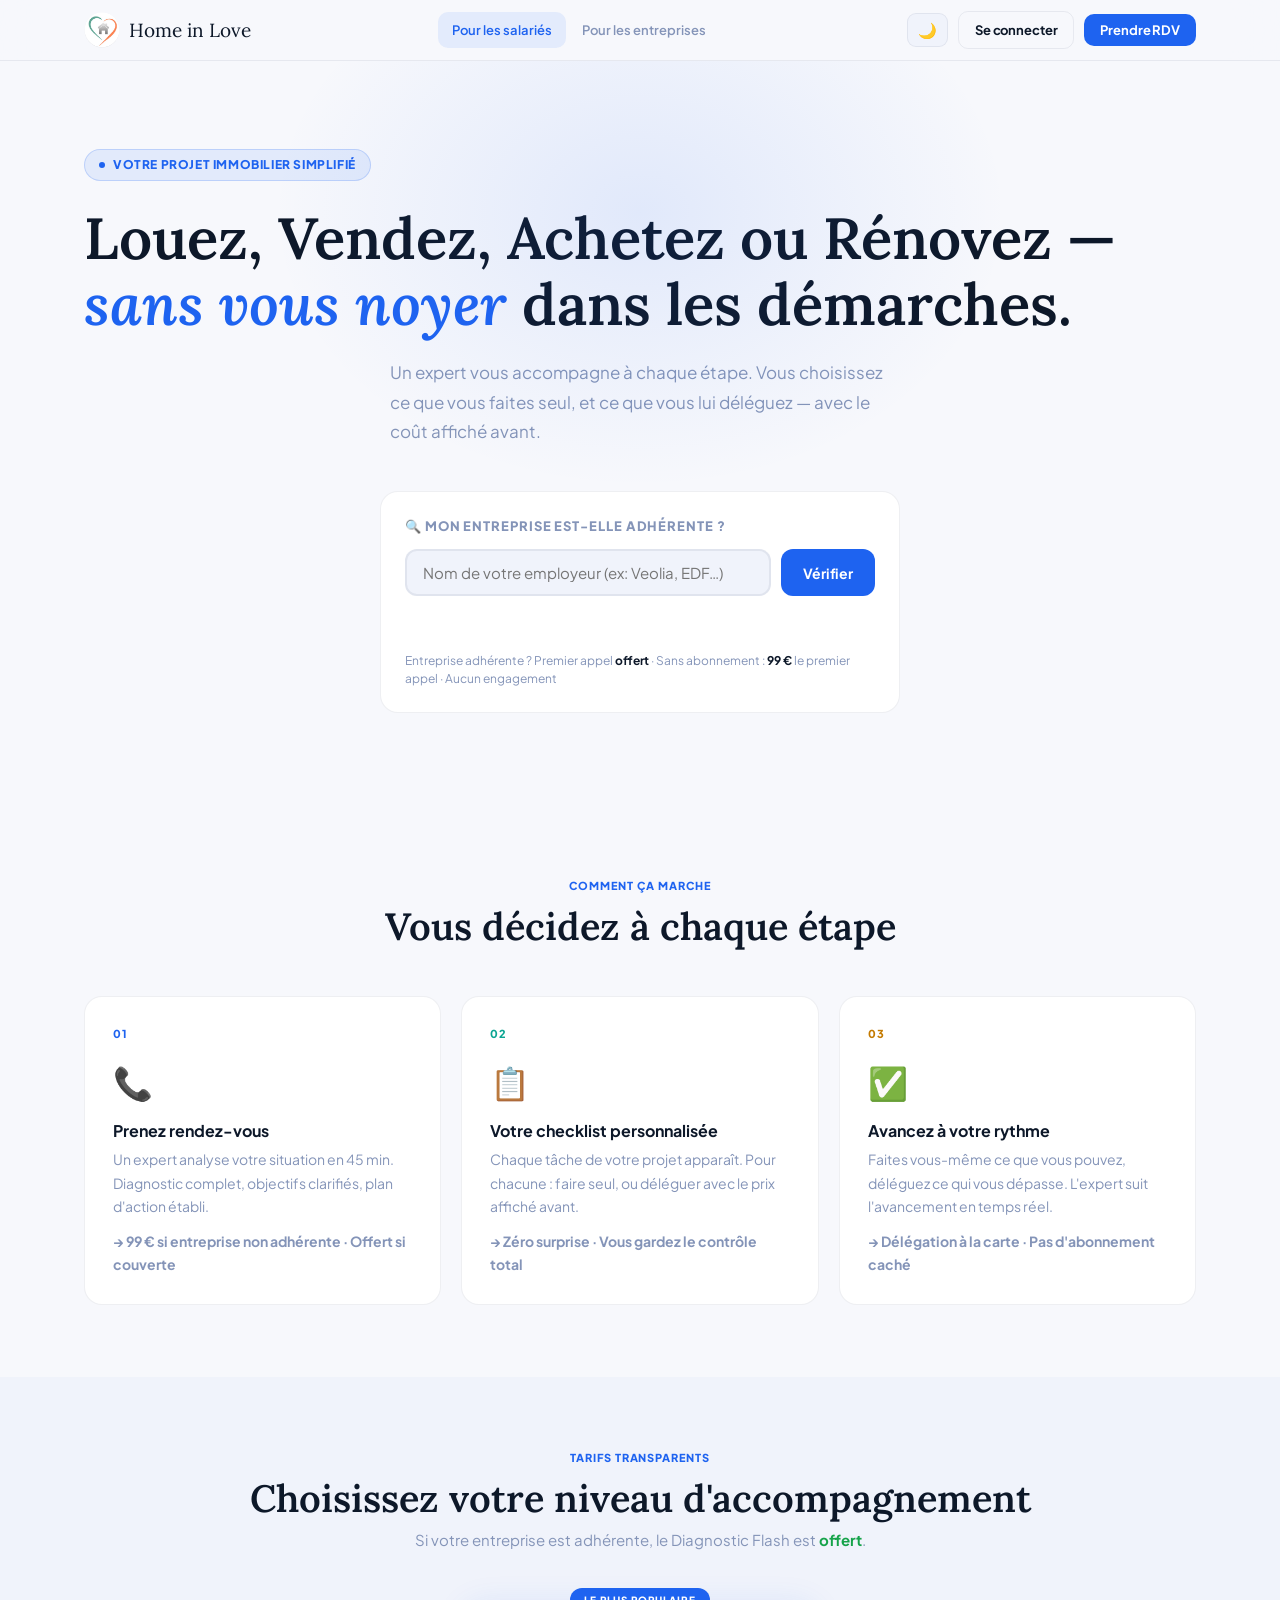
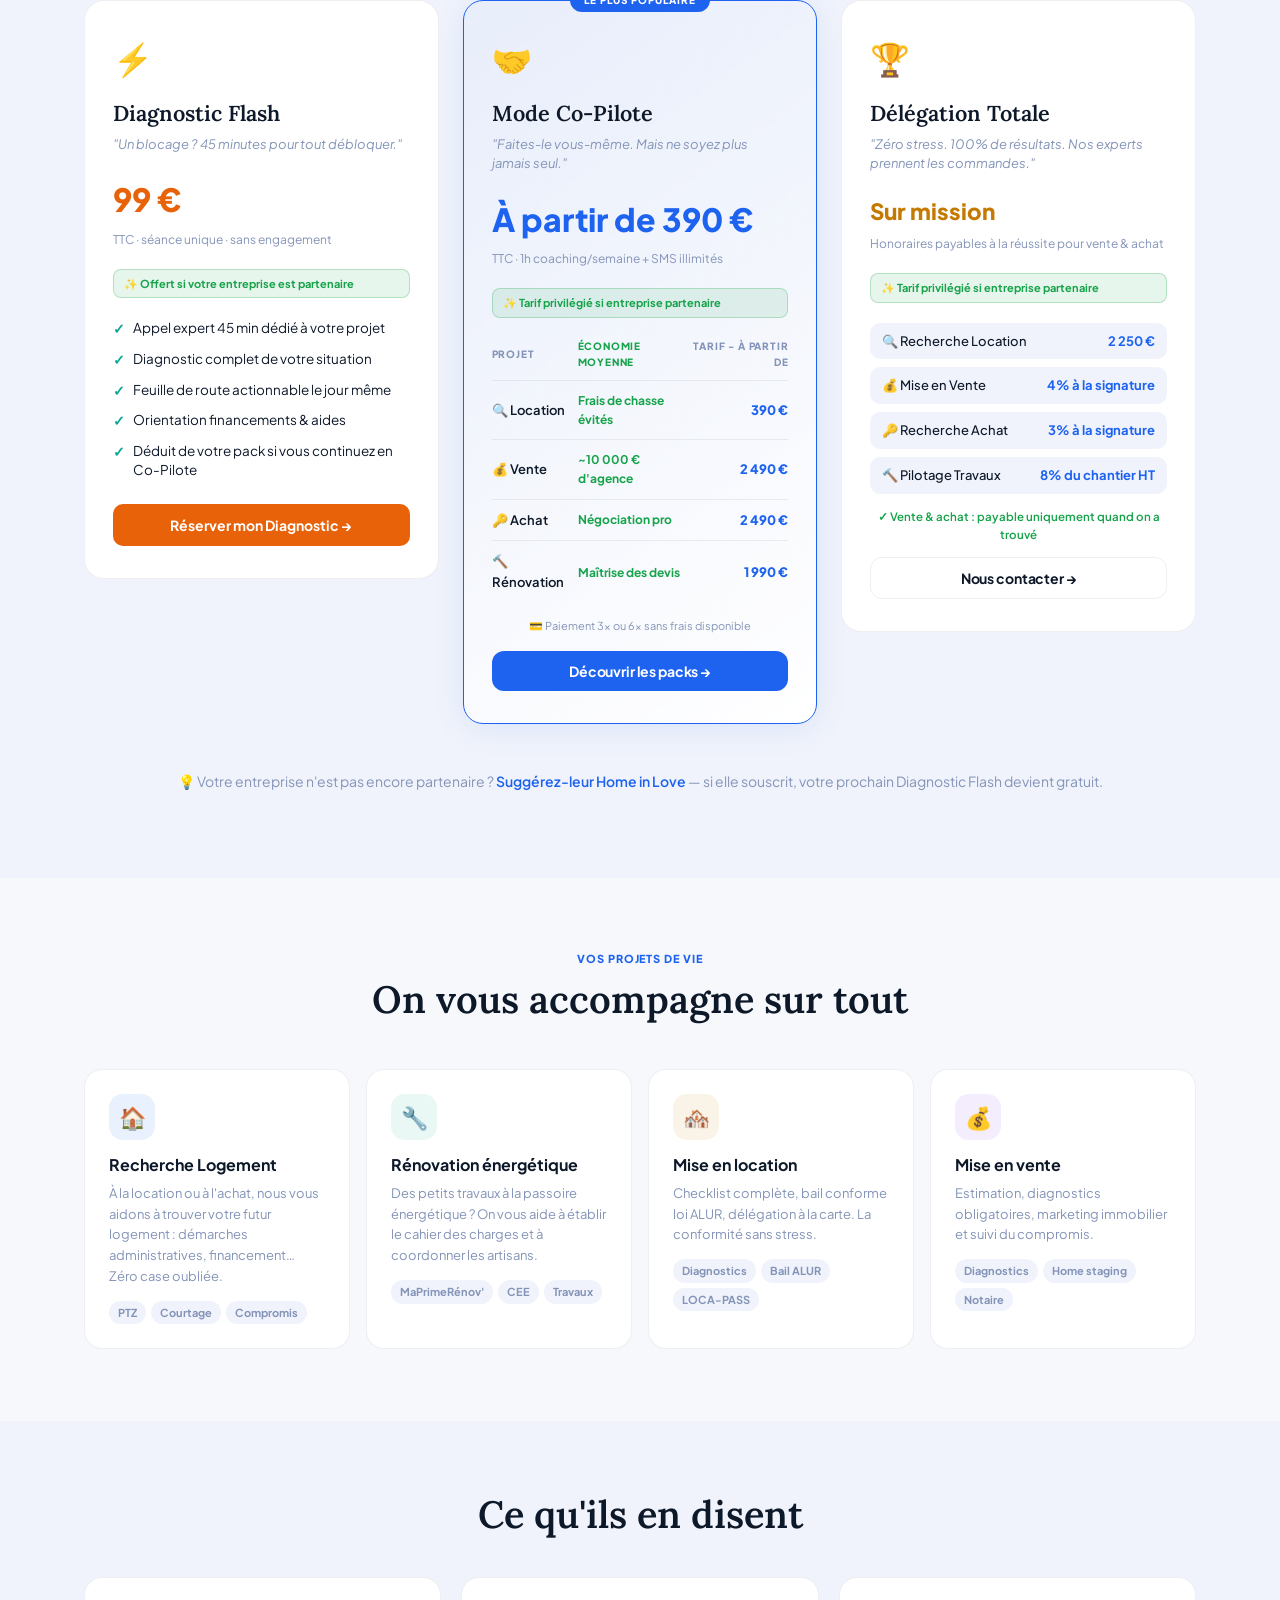
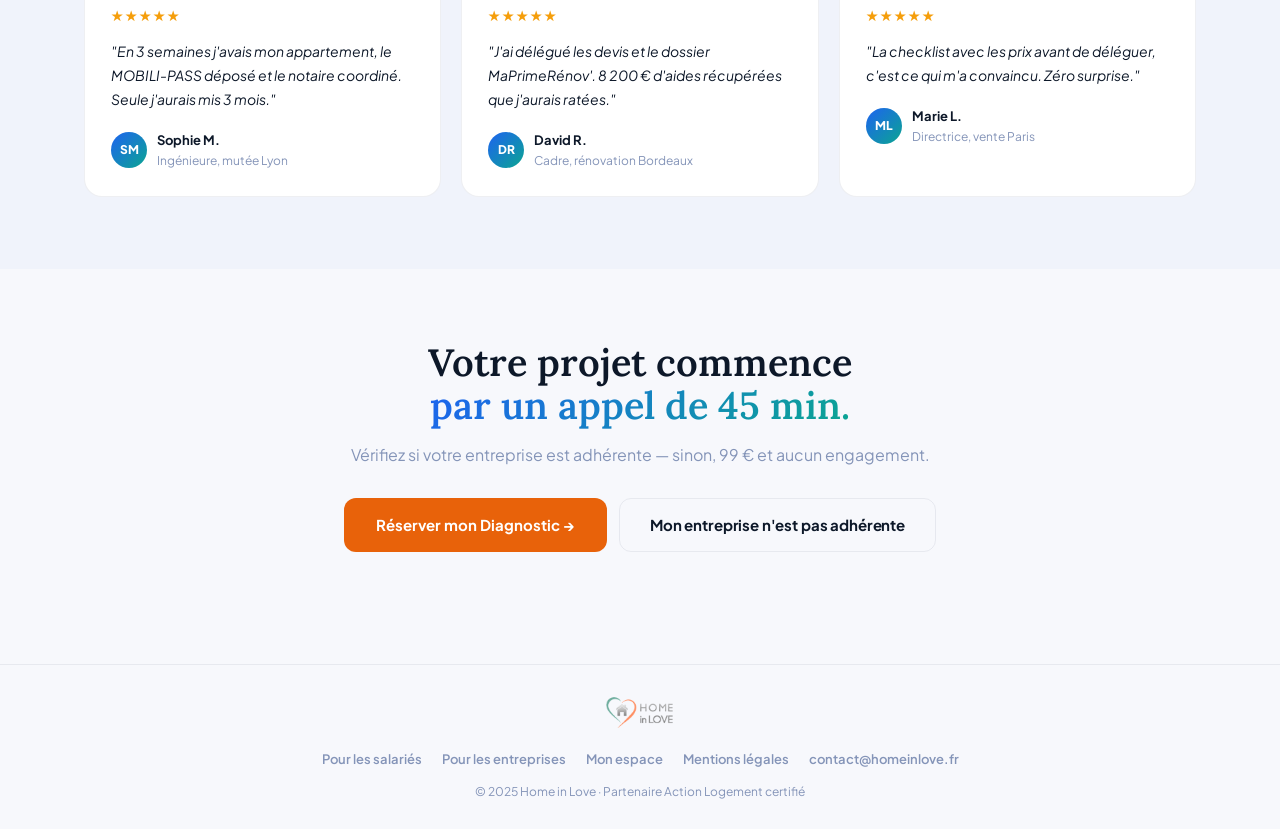
<file: index.html>
<!DOCTYPE html>
<html lang="fr">
<head>
  <meta charset="UTF-8" />
  <meta name="viewport" content="width=device-width, initial-scale=1.0" />
  <title>Home in Love — Votre projet immobilier simplifié</title>
  <link rel="stylesheet" href="css/base.css" />
  <link rel="stylesheet" href="css/salarie.css" />
  <link rel="preconnect" href="https://fonts.googleapis.com" />
  <link href="https://fonts.googleapis.com/css2?family=Lora:ital,wght@0,400;0,600;1,400&family=Plus+Jakarta+Sans:wght@400;500;600;700;800&display=swap" rel="stylesheet" />
  <style>
    .logo-img { width:36px;height:36px;border-radius:50%;object-fit:cover;flex-shrink:0; }

    /* ── Pricing grid ── */
    .pricing-grid-new {
      display: grid;
      grid-template-columns: repeat(3,1fr);
      gap: 24px;
      margin-top: 2.5rem;
      align-items: start;
    }
    @media (max-width:900px) { .pricing-grid-new { grid-template-columns:1fr; } }

    .plan-new {
      display:flex; flex-direction:column;
      border-radius:20px; padding:32px 28px;
      background:var(--surf); border:1.5px solid var(--border);
      transition:transform 0.2s,box-shadow 0.2s;
      position:relative;
    }
    .plan-new:hover { transform:translateY(-4px); box-shadow:0 16px 48px rgba(0,0,0,.10); }
    .plan-new.plan-star {
      border-color:var(--accent);
      background:linear-gradient(145deg,rgba(30,99,240,.04),var(--surf));
      box-shadow:0 4px 32px rgba(30,99,240,.10);
    }
    .plan-new-badge {
      position:absolute; top:-13px; left:50%; transform:translateX(-50%);
      background:var(--accent); color:#fff;
      font-size:10px; font-weight:800; letter-spacing:.1em;
      padding:4px 14px; border-radius:20px; white-space:nowrap;
    }
    .plan-new-icon { font-size:2rem; margin-bottom:12px; }
    .plan-new-name { font-family:'Lora',serif; font-size:1.35rem; font-weight:600; color:var(--text); margin-bottom:4px; }
    .plan-new-tagline { font-size:13px; color:var(--muted); font-style:italic; margin-bottom:20px; line-height:1.5; }
    .plan-new-price { font-size:2rem; font-weight:800; color:var(--accent); margin-bottom:4px; }
    .plan-new-price.orange { color:#e8620a; }
    .plan-new-price.gold   { color:var(--gold); font-size:1.4rem; }
    .plan-new-price-note   { font-size:12px; color:var(--muted); margin-bottom:20px; }

    .partner-gift {
      display:inline-flex; align-items:center; gap:6px;
      background:rgba(22,163,74,.10); color:#16a34a;
      border:1px solid rgba(22,163,74,.25);
      border-radius:8px; font-size:11px; font-weight:700;
      padding:5px 10px; margin-bottom:20px;
    }
    .plan-new-features { list-style:none; padding:0; margin:0 0 24px; display:flex; flex-direction:column; gap:10px; flex:1; }
    .plan-new-features li { font-size:13.5px; color:var(--text); display:flex; align-items:flex-start; gap:8px; line-height:1.45; }
    .plan-new-features li::before { content:'✓'; color:var(--teal); font-weight:800; flex-shrink:0; margin-top:1px; }

    /* Co-Pilote table */
    .copilote-table { width:100%; border-collapse:collapse; margin-bottom:8px; font-size:13px; }
    .copilote-table thead th {
      font-size:10px; font-weight:800; text-transform:uppercase; letter-spacing:.08em;
      color:var(--muted); padding:0 0 10px; text-align:left; border-bottom:1px solid var(--border);
    }
    .copilote-table thead th.col-eco { color:#16a34a; }
    .copilote-table tbody tr { border-bottom:1px solid var(--border); transition:background .15s; }
    .copilote-table tbody tr:last-child { border-bottom:none; }
    .copilote-table tbody tr:hover { background:var(--surf2); }
    .copilote-table td { padding:10px 0; vertical-align:middle; }
    .copilote-table td:first-child { font-weight:600; }
    .td-eco { color:#16a34a; font-weight:700; font-size:12px; }
    .td-price { font-weight:800; color:var(--accent); text-align:right; white-space:nowrap; }
    .copilote-note { font-size:11px; color:var(--muted); text-align:center; padding:6px 0 0; }

    /* Délégation totale */
    .deleg-list { list-style:none; padding:0; margin:0 0 10px; display:flex; flex-direction:column; gap:8px; }
    .deleg-list li {
      display:flex; justify-content:space-between; align-items:center;
      font-size:13px; padding:8px 12px;
      background:var(--surf2); border-radius:10px;
    }
    .deleg-label { color:var(--text); font-weight:500; }
    .deleg-price { color:var(--accent); font-weight:700; }
    .deleg-success-note { font-size:11.5px; color:#16a34a; text-align:center; font-weight:600; padding:4px 0 12px; }

    /* Note bas section */
    .pricing-note-new {
      text-align:center; margin-top:2rem; font-size:14px; color:var(--muted);
      background:var(--surf2); border-radius:12px; padding:14px 20px;
    }
    .pricing-note-new a { color:var(--accent); font-weight:600; text-decoration:none; }
    .pricing-note-new a:hover { text-decoration:underline; }

    /* Btn orange */
    .btn-orange {
      background:#e8620a; color:#fff; border:none; border-radius:10px;
      padding:12px 20px; font-weight:700; font-size:14px; cursor:pointer;
      transition:background .2s,transform .15s; width:100%;
    }
    .btn-orange:hover { background:#d45508; transform:translateY(-1px); }

    /* Footer logo */
    .footer-logo { display:flex; justify-content:center; margin-bottom:16px; }
    .footer-logo img { height:40px; object-fit:contain; opacity:.9; }
    body.dark .footer-logo img { filter:brightness(0) invert(1); opacity:.8; }
  </style>
</head>
<body class="light">

  <!-- NAV -->
  <nav class="navbar" id="navbar">
    <div class="nav-inner">
      <a href="index.html" class="logo">
        <img src="img/hil-logo-round.png" alt="Home in Love" class="logo-img" />
          <span class="logo-text">Home in Love</span>
      </a>
      <div class="nav-links">
        <a href="index.html" class="nav-link active">Pour les salariés</a>
        <a href="entreprise.html" class="nav-link">Pour les entreprises</a>
      </div>
      <div class="nav-right">
        <button class="btn-theme" id="themeToggle" aria-label="Changer le thème">🌙</button>
        <a href="login.html" class="btn btn-outline btn-sm">Se connecter</a>
        <button class="btn btn-primary btn-sm" id="openRdvModal">Prendre RDV</button>
      </div>
      <button class="nav-burger" id="navBurger" aria-label="Menu">☰</button>
    </div>
    <div class="nav-mobile" id="navMobile">
      <a href="index.html" class="nav-mobile-link">Pour les salariés</a>
      <a href="entreprise.html" class="nav-mobile-link">Pour les entreprises</a>
      <a href="login.html" class="nav-mobile-link">Se connecter</a>
    </div>
  </nav>

  <!-- HERO -->
  <section class="hero">
    <div class="hero-glow"></div>
    <div class="container">
      <div class="hero-badge">
        <span class="badge-dot"></span>
        VOTRE PROJET IMMOBILIER SIMPLIFIÉ
      </div>
      <h1 class="hero-title">
        Louez, Vendez, Achetez ou Rénovez —<br />
        <em class="text-accent">sans vous noyer</em> dans les démarches.
      </h1>
      <p class="hero-sub">
        Un expert vous accompagne à chaque étape. Vous choisissez ce que vous faites seul,
        et ce que vous lui déléguez — avec le coût affiché avant.
      </p>
      <div class="coverage-box card">
        <p class="coverage-label">🔍 Mon entreprise est-elle adhérente ?</p>
        <div class="coverage-row">
          <input type="text" id="coverageInput" class="coverage-input" placeholder="Nom de votre employeur (ex: Veolia, EDF…)" />
          <button class="btn btn-primary" id="checkCoverage">Vérifier</button>
        </div>
        <div id="coverageResult" class="coverage-result" hidden></div>
        <p class="coverage-note">
          Entreprise adhérente ? Premier appel <strong class="text-green">offert</strong> ·
          Sans abonnement : <strong>99 €</strong> le premier appel · Aucun engagement
        </p>
      </div>
    </div>
  </section>

  <!-- COMMENT ÇA MARCHE -->
  <section class="section">
    <div class="container">
      <div class="section-header">
        <p class="section-label text-accent">COMMENT ÇA MARCHE</p>
        <h2 class="section-title">Vous décidez à chaque étape</h2>
      </div>
      <div class="grid-3">
        <div class="card card-step">
          <span class="step-num text-accent">01</span>
          <div class="step-icon">📞</div>
          <h3>Prenez rendez-vous</h3>
          <p>Un expert analyse votre situation en 45 min. Diagnostic complet, objectifs clarifiés, plan d'action établi.</p>
          <p class="step-note text-accent">→ 99 € si entreprise non adhérente · Offert si couverte</p>
        </div>
        <div class="card card-step">
          <span class="step-num text-teal">02</span>
          <div class="step-icon">📋</div>
          <h3>Votre checklist personnalisée</h3>
          <p>Chaque tâche de votre projet apparaît. Pour chacune : faire seul, ou déléguer avec le prix affiché avant.</p>
          <p class="step-note text-teal">→ Zéro surprise · Vous gardez le contrôle total</p>
        </div>
        <div class="card card-step">
          <span class="step-num text-gold">03</span>
          <div class="step-icon">✅</div>
          <h3>Avancez à votre rythme</h3>
          <p>Faites vous-même ce que vous pouvez, déléguez ce qui vous dépasse. L'expert suit l'avancement en temps réel.</p>
          <p class="step-note text-gold">→ Délégation à la carte · Pas d'abonnement caché</p>
        </div>
      </div>
    </div>
  </section>

  <!-- TARIFS -->
  <section class="section section-tinted">
    <div class="container">
      <div class="section-header">
        <p class="section-label text-accent">TARIFS TRANSPARENTS</p>
        <h2 class="section-title">Choisissez votre niveau d'accompagnement</h2>
        <p class="section-sub">
          Si votre entreprise est adhérente, le Diagnostic Flash est
          <strong class="text-green">offert</strong>.
        </p>
      </div>

      <div class="pricing-grid-new">

        <!-- DIAGNOSTIC FLASH -->
        <div class="plan-new">
          <div class="plan-new-icon">⚡</div>
          <div class="plan-new-name">Diagnostic Flash</div>
          <div class="plan-new-tagline">"Un blocage ? 45 minutes pour tout débloquer."</div>
          <div class="plan-new-price orange">99 €</div>
          <div class="plan-new-price-note">TTC · séance unique · sans engagement</div>
          <div class="partner-gift">✨ Offert si votre entreprise est partenaire</div>
          <ul class="plan-new-features">
            <li>Appel expert 45 min dédié à votre projet</li>
            <li>Diagnostic complet de votre situation</li>
            <li>Feuille de route actionnable le jour même</li>
            <li>Orientation financements & aides</li>
            <li>Déduit de votre pack si vous continuez en Co-Pilote</li>
          </ul>
          <button class="btn-orange" onclick="openModal('rdv')">Réserver mon Diagnostic →</button>
        </div>

        <!-- CO-PILOTE -->
        <div class="plan-new plan-star">
          <div class="plan-new-badge">LE PLUS POPULAIRE</div>
          <div class="plan-new-icon">🤝</div>
          <div class="plan-new-name">Mode Co-Pilote</div>
          <div class="plan-new-tagline">"Faites-le vous-même. Mais ne soyez plus jamais seul."</div>
          <div class="plan-new-price">À partir de 390 €</div>
          <div class="plan-new-price-note">TTC · 1h coaching/semaine + SMS illimités</div>
          <div class="partner-gift">✨ Tarif privilégié si entreprise partenaire</div>
          <table class="copilote-table">
            <thead>
              <tr>
                <th>Projet</th>
                <th class="col-eco">Économie moyenne</th>
                <th style="text-align:right">Tarif - à partir de </th>
              </tr>
            </thead>
            <tbody>
              <tr>
                <td>🔍 Location</td>
                <td class="td-eco">Frais de chasse évités</td>
                <td class="td-price">390 €</td>
              </tr>
              <tr>
                <td>💰 Vente</td>
                <td class="td-eco">~10 000 € d'agence</td>
                <td class="td-price">2 490 €</td>
              </tr>
              <tr>
                <td>🔑 Achat</td>
                <td class="td-eco">Négociation pro</td>
                <td class="td-price">2 490 €</td>
              </tr>
              <tr>
                <td>🔨 Rénovation</td>
                <td class="td-eco">Maîtrise des devis</td>
                <td class="td-price">1 990 €</td>
              </tr>
            </tbody>
          </table>
          <p class="copilote-note">💳 Paiement 3x ou 6x sans frais disponible</p>
          <button class="btn btn-primary w-full" style="margin-top:16px" onclick="openModal('pack')">Découvrir les packs →</button>
        </div>

        <!-- DÉLÉGATION TOTALE -->
        <div class="plan-new">
          <div class="plan-new-icon">🏆</div>
          <div class="plan-new-name">Délégation Totale</div>
          <div class="plan-new-tagline">"Zéro stress. 100% de résultats. Nos experts prennent les commandes."</div>
          <div class="plan-new-price gold">Sur mission</div>
          <div class="plan-new-price-note">Honoraires payables à la réussite pour vente & achat</div>
          <div class="partner-gift">✨ Tarif privilégié si entreprise partenaire</div>
          <ul class="deleg-list">
            <li><span class="deleg-label">🔍 Recherche Location</span><span class="deleg-price">2 250 €</span></li>
            <li><span class="deleg-label">💰 Mise en Vente</span><span class="deleg-price">4% à la signature</span></li>
            <li><span class="deleg-label">🔑 Recherche Achat</span><span class="deleg-price">3% à la signature</span></li>
            <li><span class="deleg-label">🔨 Pilotage Travaux</span><span class="deleg-price">8% du chantier HT</span></li>
          </ul>
          <p class="deleg-success-note">✓ Vente & achat : payable uniquement quand on a trouvé</p>
          <button class="btn btn-outline w-full" onclick="openModal('rdv')">Nous contacter →</button>
        </div>

      </div>

      <p class="pricing-note-new">
        💡 Votre entreprise n'est pas encore partenaire ?
        <a href="entreprise.html">Suggérez-leur Home in Love</a>
        — si elle souscrit, votre prochain Diagnostic Flash devient gratuit.
      </p>
    </div>
  </section>

  <!-- CAS D'USAGE -->
  <section class="section">
    <div class="container">
      <div class="section-header">
        <p class="section-label text-accent">VOS PROJETS DE VIE</p>
        <h2 class="section-title">On vous accompagne sur tout</h2>
      </div>
      <div class="grid-4">
        <div class="card card-usecase" onclick="window.location='dashboard.html'">
          <div class="usecase-icon accent-bg">🏠</div>
          <h3>Recherche Logement</h3>
          <p>À la location ou à l'achat, nous vous aidons à trouver votre futur logement : démarches administratives, financement… Zéro case oubliée.</p>
          <div class="tags">
            <span class="tag tag-accent">PTZ</span>
            <span class="tag tag-accent">Courtage</span>
            <span class="tag tag-accent">Compromis</span>
          </div>
        </div>
        <div class="card card-usecase" onclick="window.location='dashboard.html'">
          <div class="usecase-icon teal-bg">🔧</div>
          <h3>Rénovation énergétique</h3>
          <p>Des petits travaux à la passoire énergétique ? On vous aide à établir le cahier des charges et à coordonner les artisans.</p>
          <div class="tags">
            <span class="tag tag-teal">MaPrimeRénov'</span>
            <span class="tag tag-teal">CEE</span>
            <span class="tag tag-teal">Travaux</span>
          </div>
        </div>
        <div class="card card-usecase" onclick="window.location='dashboard.html'">
          <div class="usecase-icon gold-bg">🏘️</div>
          <h3>Mise en location</h3>
          <p>Checklist complète, bail conforme loi ALUR, délégation à la carte. La conformité sans stress.</p>
          <div class="tags">
            <span class="tag tag-gold">Diagnostics</span>
            <span class="tag tag-gold">Bail ALUR</span>
            <span class="tag tag-gold">LOCA-PASS</span>
          </div>
        </div>
        <div class="card card-usecase" onclick="window.location='dashboard.html'">
          <div class="usecase-icon purple-bg">💰</div>
          <h3>Mise en vente</h3>
          <p>Estimation, diagnostics obligatoires, marketing immobilier et suivi du compromis.</p>
          <div class="tags">
            <span class="tag tag-purple">Diagnostics</span>
            <span class="tag tag-purple">Home staging</span>
            <span class="tag tag-purple">Notaire</span>
          </div>
        </div>
      </div>
    </div>
  </section>

  <!-- TÉMOIGNAGES -->
  <section class="section section-tinted">
    <div class="container">
      <h2 class="section-title" style="text-align:center;margin-bottom:2.5rem;">Ce qu'ils en disent</h2>
      <div class="grid-3">
        <div class="card card-testimonial">
          <div class="stars">★★★★★</div>
          <p class="testimonial-text">"En 3 semaines j'avais mon appartement, le MOBILI-PASS déposé et le notaire coordiné. Seule j'aurais mis 3 mois."</p>
          <div class="testimonial-author">
            <div class="author-avatar">SM</div>
            <div><p class="author-name">Sophie M.</p><p class="author-role">Ingénieure, mutée Lyon</p></div>
          </div>
        </div>
        <div class="card card-testimonial">
          <div class="stars">★★★★★</div>
          <p class="testimonial-text">"J'ai délégué les devis et le dossier MaPrimeRénov'. 8 200 € d'aides récupérées que j'aurais ratées."</p>
          <div class="testimonial-author">
            <div class="author-avatar">DR</div>
            <div><p class="author-name">David R.</p><p class="author-role">Cadre, rénovation Bordeaux</p></div>
          </div>
        </div>
        <div class="card card-testimonial">
          <div class="stars">★★★★★</div>
          <p class="testimonial-text">"La checklist avec les prix avant de déléguer, c'est ce qui m'a convaincu. Zéro surprise."</p>
          <div class="testimonial-author">
            <div class="author-avatar">ML</div>
            <div><p class="author-name">Marie L.</p><p class="author-role">Directrice, vente Paris</p></div>
          </div>
        </div>
      </div>
    </div>
  </section>

  <!-- CTA FINAL -->
  <section class="section cta-section">
    <div class="container text-center">
      <h2 class="cta-title">Votre projet commence<br /><span class="gradient-text">par un appel de 45 min.</span></h2>
      <p class="cta-sub">Vérifiez si votre entreprise est adhérente — sinon, 99 € et aucun engagement.</p>
      <div class="cta-btns">
        <button class="btn-orange" style="width:auto;padding:14px 32px;font-size:15px;border-radius:12px" onclick="openModal('rdv')">Réserver mon Diagnostic →</button>
        <a href="entreprise.html" class="btn btn-outline btn-lg">Mon entreprise n'est pas adhérente</a>
      </div>
    </div>
  </section>

  <!-- FOOTER -->
  <footer class="footer">
    <div class="container">
      <div class="footer-logo">
        <img src="img/hil-full-logo-footer.png" alt="Home in Love" />
      </div>
      <div class="footer-links">
        <a href="index.html">Pour les salariés</a>
        <a href="entreprise.html">Pour les entreprises</a>
        <a href="dashboard.html">Mon espace</a>
        <a href="#">Mentions légales</a>
        <a href="mailto:contact@homeinlove.fr">contact@homeinlove.fr</a>
      </div>
      <p class="footer-copy">© 2025 Home in Love · Partenaire Action Logement certifié</p>
    </div>
  </footer>

  <!-- MODAL RDV / DIAGNOSTIC FLASH -->
  <div class="modal-bg" id="modalRdv" hidden>
    <div class="modal-box">
      <div class="modal-header">
        <div>
          <h2 class="modal-title">Réserver mon Diagnostic Flash</h2>
          <p class="modal-sub">99 € TTC · Offert si votre entreprise est partenaire</p>
        </div>
        <button class="modal-close" onclick="closeModal('rdv')">✕</button>
      </div>
      <div class="modal-notice">
        💡 Entreprise adhérente ? Cet appel est <strong>offert</strong>. On vérifiera avec vous.
      </div>
      <form id="formRdv" class="modal-form">
        <div class="form-row">
          <div class="form-group">
            <label>Prénom & Nom</label>
            <input type="text" placeholder="Thomas Mercier" required />
          </div>
          <div class="form-group">
            <label>Email</label>
            <input type="email" placeholder="t.mercier@email.com" required />
          </div>
        </div>
        <div class="form-group">
          <label>Votre employeur (optionnel)</label>
          <input type="text" placeholder="Veolia, EDF, SNCF…" />
        </div>
        <div class="form-group">
          <label>Votre projet</label>
          <select>
            <option value="">Sélectionner…</option>
            <option>Mobilité professionnelle</option>
            <option>Achat immobilier</option>
            <option>Rénovation énergétique</option>
            <option>Location / Gestion locative</option>
            <option>Mise en vente</option>
          </select>
        </div>
        <div class="form-group">
          <label>Contexte rapide</label>
          <textarea rows="2" placeholder="Ex: Muté à Lyon en septembre, budget 420k€…"></textarea>
        </div>
        <button type="submit" class="btn-orange" style="border-radius:10px">Confirmer mon Diagnostic → 99 €</button>
        <p class="form-note">Si votre entreprise est adhérente, le paiement ne sera pas prélevé.</p>
      </form>
      <div class="form-success" id="successRdv" hidden>
        <div class="success-icon">✅</div>
        <h3>C'est confirmé !</h3>
        <p>Un expert Home in Love vous rappelle sous 24h pour fixer le créneau.</p>
      </div>
    </div>
  </div>

  <!-- MODAL CO-PILOTE -->
  <div class="modal-bg" id="modalPack" hidden>
    <div class="modal-box">
      <div class="modal-header">
        <div>
          <h2 class="modal-title">Mode Co-Pilote</h2>
          <p class="modal-sub">À partir de 390 € · 1h coaching/semaine + SMS illimités</p>
        </div>
        <button class="modal-close" onclick="closeModal('pack')">✕</button>
      </div>
      <div class="modal-notice">
        💡 Entreprise adhérente ? Bénéficiez d'un <strong>tarif privilégié</strong>. On vérifiera avec vous.
      </div>
      <form id="formPack" class="modal-form">
        <div class="form-row">
          <div class="form-group">
            <label>Prénom & Nom</label>
            <input type="text" placeholder="Thomas Mercier" required />
          </div>
          <div class="form-group">
            <label>Email</label>
            <input type="email" placeholder="t.mercier@email.com" required />
          </div>
        </div>
        <div class="form-group">
          <label>Votre employeur (optionnel)</label>
          <input type="text" placeholder="Veolia, EDF, SNCF…" />
        </div>
        <div class="form-group">
          <label>Votre projet</label>
          <select>
            <option value="">Sélectionner…</option>
            <option>Mobilité professionnelle — 390 €</option>
            <option>Achat immobilier — 2 990 €</option>
            <option>Rénovation énergétique — 2 990 €</option>
            <option>Location / Gestion locative — 390 €</option>
            <option>Mise en vente — 1 990 €</option>
          </select>
        </div>
        <div class="form-group">
          <label>Contexte rapide</label>
          <textarea rows="2" placeholder="Ex: Muté à Lyon en septembre, budget 420k€…"></textarea>
        </div>
        <button type="submit" class="btn btn-primary w-full">Démarrer mon Co-Pilote →</button>
        <p class="form-note">💳 Paiement 3x ou 6x sans frais · Tarif privilégié si entreprise adhérente.</p>
      </form>
      <div class="form-success" id="successPack" hidden>
        <div class="success-icon">✅</div>
        <h3>C'est confirmé !</h3>
        <p>Un expert Home in Love vous rappelle sous 24h pour démarrer votre projet.</p>
      </div>
    </div>
  </div>

  <script src="js/theme.js"></script>
  <script src="js/salarie.js"></script>
</body>
</html>
</file>
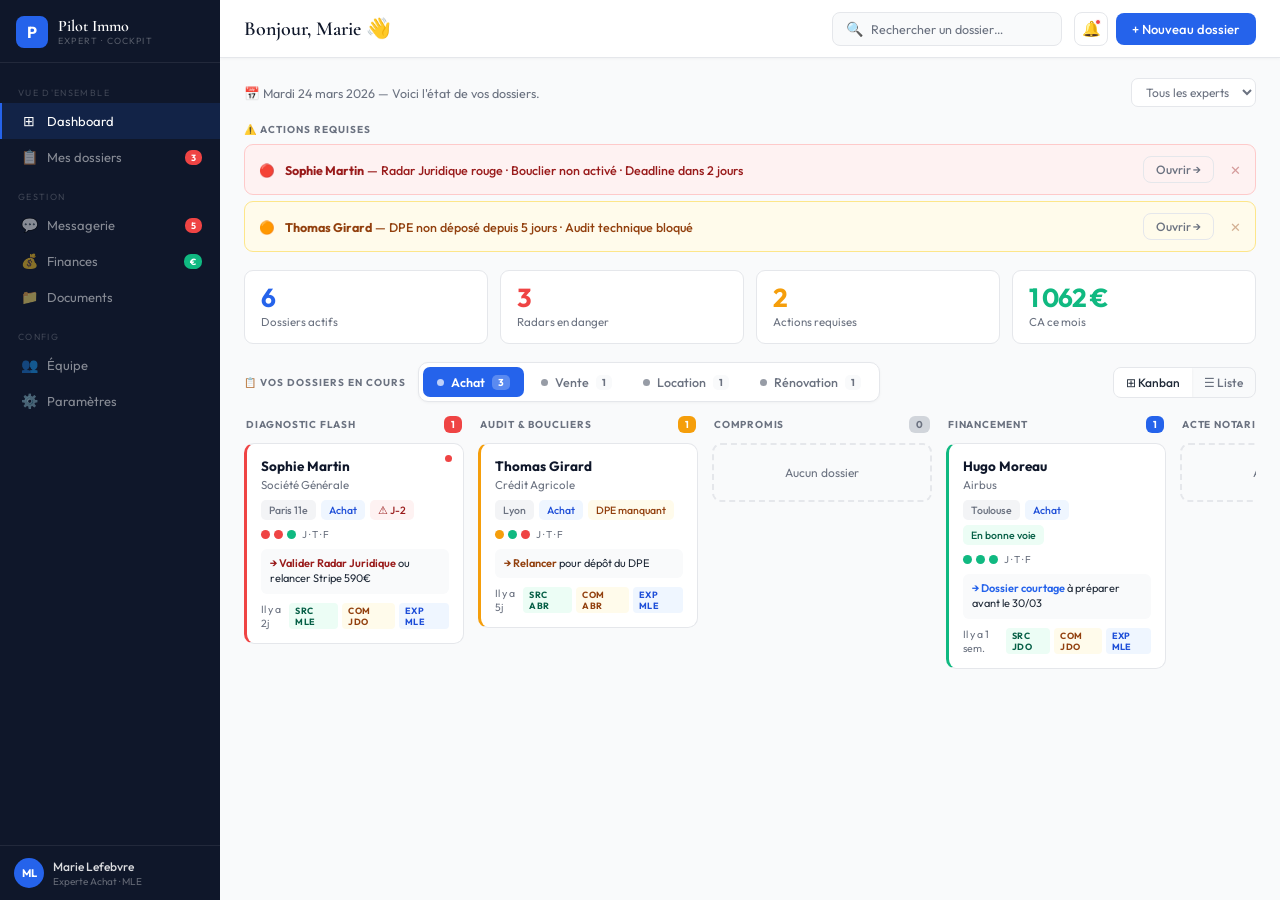
<file: admin.html>
<!DOCTYPE html>
<html lang="fr">
<head>
<meta charset="UTF-8">
<meta name="viewport" content="width=device-width, initial-scale=1.0">
<title>Pilot Immo — Cockpit Expert</title>
<link href="https://fonts.googleapis.com/css2?family=Cormorant+Garamond:wght@400;600&family=Outfit:wght@300;400;500;600;700&display=swap" rel="stylesheet">
<style>
:root {
  --accent:#2563EB; --accent-l:#EFF6FF; --accent-d:#1D4ED8;
  --red:#EF4444; --red-l:#FEF2F2;
  --green:#10B981; --green-l:#ECFDF5;
  --orange:#F59E0B; --orange-l:#FFFBEB;
  --dark:#0F172A; --ink:#1F2937; --muted:#6B7280;
  --border:#E5E7EB; --bg:#F9FAFB; --white:#FFFFFF;
  --sw:220px; --th:58px;
}
*{margin:0;padding:0;box-sizing:border-box;}
body{font-family:'Outfit',sans-serif;background:var(--bg);color:var(--ink);font-size:13.5px;display:flex;min-height:100vh;}

/* ─── SIDEBAR ─── */
.sidebar{width:var(--sw);background:var(--dark);min-height:100vh;position:fixed;top:0;left:0;display:flex;flex-direction:column;z-index:200;}
.s-logo{padding:16px 16px 14px;border-bottom:1px solid rgba(255,255,255,.08);display:flex;align-items:center;gap:10px;}
.s-logo-mark{width:32px;height:32px;background:var(--accent);border-radius:8px;display:flex;align-items:center;justify-content:center;font-size:16px;font-weight:700;color:#fff;flex-shrink:0;}
.s-brand{font-family:'Cormorant Garamond',serif;color:#fff;font-size:16px;font-weight:600;line-height:1.1;}
.s-sub{color:rgba(255,255,255,.3);font-size:9px;letter-spacing:.13em;text-transform:uppercase;}
.s-nav{padding:14px 0;flex:1;}
.s-grp{color:rgba(255,255,255,.2);font-size:9px;letter-spacing:.15em;text-transform:uppercase;padding:10px 18px 5px;}
.s-item{display:flex;align-items:center;gap:9px;padding:9px 18px;color:rgba(255,255,255,.5);cursor:pointer;transition:all .15s;font-size:13px;border:none;background:none;width:100%;text-align:left;font-family:'Outfit',sans-serif;border-left:2px solid transparent;}
.s-item:hover{color:rgba(255,255,255,.85);background:rgba(255,255,255,.04);}
.s-item.active{color:#fff;border-left-color:var(--accent);background:rgba(37,99,235,.15);}
.s-icon{font-size:14px;width:18px;text-align:center;}
.s-badge{margin-left:auto;background:var(--red);color:#fff;font-size:9px;font-weight:700;padding:2px 6px;border-radius:7px;}
.s-badge.green{background:var(--green);}
.s-footer{padding:12px 14px;border-top:1px solid rgba(255,255,255,.08);display:flex;align-items:center;gap:9px;}
.s-av{width:30px;height:30px;border-radius:50%;background:var(--accent);color:#fff;font-size:11px;font-weight:700;display:flex;align-items:center;justify-content:center;flex-shrink:0;}
.s-aname{color:rgba(255,255,255,.85);font-size:12px;font-weight:500;}
.s-arole{color:rgba(255,255,255,.35);font-size:10px;margin-top:1px;}

/* ─── MAIN ─── */
.main{margin-left:var(--sw);flex:1;display:flex;flex-direction:column;min-height:100vh;}
.topbar{height:var(--th);background:#fff;border-bottom:1px solid var(--border);display:flex;align-items:center;padding:0 24px;gap:12px;position:sticky;top:0;z-index:100;box-shadow:0 1px 3px rgba(0,0,0,.04);}
.t-title{font-family:'Cormorant Garamond',serif;font-size:20px;font-weight:600;color:var(--dark);flex:1;}
.t-search{display:flex;align-items:center;gap:8px;background:var(--bg);border:1px solid var(--border);border-radius:8px;padding:7px 13px;width:230px;transition:border-color .15s;}
.t-search:focus-within{border-color:var(--accent);}
.t-search input{border:none;background:none;outline:none;font-family:'Outfit',sans-serif;font-size:12.5px;color:var(--ink);width:100%;}
.t-search input::placeholder{color:var(--muted);}
.t-notif{width:34px;height:34px;border-radius:8px;border:1px solid var(--border);background:#fff;display:flex;align-items:center;justify-content:center;cursor:pointer;font-size:15px;position:relative;transition:border-color .15s;}
.t-notif:hover{border-color:var(--accent);}
.t-dot{position:absolute;top:6px;right:6px;width:6px;height:6px;background:var(--red);border-radius:50%;border:1.5px solid #fff;}
.btn{display:inline-flex;align-items:center;gap:6px;padding:8px 16px;border-radius:8px;font-family:'Outfit',sans-serif;font-size:13px;font-weight:500;cursor:pointer;border:none;transition:all .15s;white-space:nowrap;}
.btn-primary{background:var(--accent);color:#fff;}.btn-primary:hover{background:var(--accent-d);}
.btn-ghost{background:transparent;color:var(--muted);border:1px solid var(--border);}.btn-ghost:hover{border-color:var(--accent);color:var(--accent);}
.btn-sm{padding:5px 12px;font-size:12px;}

/* ─── WORKSPACE ─── */
.workspace{flex:1;overflow:hidden;height:calc(100vh - var(--th));position:relative;}
.pipeline-view{position:absolute;inset:0;overflow-y:auto;padding:20px 24px 40px;transition:opacity .25s,transform .25s;}
.pipeline-view.hidden{opacity:0;pointer-events:none;transform:translateX(-20px);}

/* ─── CLIENT VIEW ─── */
.client-view{position:absolute;inset:0;background:#fff;display:flex;flex-direction:column;transition:opacity .25s,transform .25s;opacity:0;pointer-events:none;transform:translateX(30px);}
.client-view.open{opacity:1;pointer-events:all;transform:translateX(0);}

/* ─── TOP INFO BAR ─── */
.info-bar{display:flex;align-items:center;justify-content:space-between;margin-bottom:16px;}
.info-date{font-size:12.5px;color:var(--muted);}

/* ─── ACTIONS REQUISES ─── */
.actions-section{margin-bottom:18px;}
.actions-lbl{font-size:10px;font-weight:700;letter-spacing:.1em;text-transform:uppercase;color:var(--muted);display:flex;align-items:center;gap:6px;margin-bottom:8px;}
.alert-banner{display:flex;align-items:center;gap:10px;padding:11px 14px;border-radius:9px;font-size:12.5px;font-weight:500;margin-bottom:6px;}
.alert-banner.err{background:var(--red-l);border:1px solid #FECACA;color:#991B1B;}
.alert-banner.warn{background:var(--orange-l);border:1px solid #FDE68A;color:#92400E;}
.alert-client{font-weight:700;}
.alert-x{margin-left:6px;cursor:pointer;opacity:.4;font-size:13px;flex-shrink:0;}.alert-x:hover{opacity:1;}

/* ─── PIPELINE SECTION ─── */
.pipe-top{display:flex;align-items:center;justify-content:space-between;margin-bottom:14px;}
.pipe-top-left{display:flex;align-items:center;gap:12px;}
.pipe-lbl{font-size:10px;font-weight:700;letter-spacing:.1em;text-transform:uppercase;color:var(--muted);}

/* Tabs */
.ptabs{display:flex;gap:3px;background:#fff;border:1px solid var(--border);border-radius:10px;padding:4px;width:fit-content;box-shadow:0 1px 3px rgba(0,0,0,.04);}
.ptab{display:flex;align-items:center;gap:7px;padding:7px 14px;border-radius:7px;font-size:12.5px;font-weight:500;color:var(--muted);cursor:pointer;border:none;background:none;font-family:'Outfit',sans-serif;transition:all .15s;white-space:nowrap;}
.ptab:hover{color:var(--ink);}
.ptab.active{background:var(--accent);color:#fff;font-weight:600;}
.ptab.active.green-tab{background:var(--green);}
.ptab.active.blue-tab{background:var(--accent);}
.ptab-dot{width:7px;height:7px;border-radius:50%;background:currentColor;opacity:.7;flex-shrink:0;}
.ptab-n{background:rgba(255,255,255,.25);color:inherit;font-size:10px;font-weight:700;padding:1px 6px;border-radius:5px;}
.ptab:not(.active) .ptab-n{background:var(--bg);color:var(--muted);}

/* View toggle */
.view-toggle{display:flex;background:var(--bg);border:1px solid var(--border);border-radius:8px;overflow:hidden;}
.vtog{padding:7px 12px;font-size:13px;cursor:pointer;color:var(--muted);transition:all .15s;border:none;background:none;display:flex;align-items:center;gap:5px;font-family:'Outfit',sans-serif;font-size:12px;font-weight:500;}
.vtog.active{background:#fff;color:var(--ink);box-shadow:0 1px 3px rgba(0,0,0,.06);}

/* ─── KANBAN ─── */
.kanban{display:flex;gap:14px;overflow-x:auto;padding-bottom:12px;align-items:flex-start;}
.kanban::-webkit-scrollbar{height:4px;}
.kanban::-webkit-scrollbar-track{background:transparent;}
.kanban::-webkit-scrollbar-thumb{background:var(--border);border-radius:4px;}
.kcol{min-width:220px;width:220px;flex-shrink:0;}
.kcol-head{display:flex;align-items:center;justify-content:space-between;margin-bottom:10px;padding:0 2px;}
.kcol-name{font-size:10px;font-weight:700;text-transform:uppercase;letter-spacing:.08em;color:var(--muted);}
.kcol-count{font-size:10px;font-weight:700;padding:2px 7px;border-radius:6px;color:#fff;}
.kcol-count.red{background:var(--red);}
.kcol-count.orange{background:var(--orange);}
.kcol-count.green{background:var(--green);}
.kcol-count.blue{background:var(--accent);}
.kcol-count.grey{background:#D1D5DB;color:var(--muted);}
.kcol-body{display:flex;flex-direction:column;gap:9px;}

/* ─── KANBAN CARD ─── */
.kcard{background:#fff;border:1px solid var(--border);border-radius:10px;padding:13px 14px;cursor:pointer;transition:all .15s;position:relative;overflow:hidden;}
.kcard:hover{border-color:var(--accent);box-shadow:0 3px 12px rgba(37,99,235,.1);transform:translateY(-1px);}
.kcard.urgent{border-left:3px solid var(--red);}
.kcard.warn{border-left:3px solid var(--orange);}
.kcard.ok{border-left:3px solid var(--green);}
/* Alert dot top right */
.kcard-alert{position:absolute;top:11px;right:11px;width:7px;height:7px;border-radius:50%;background:var(--red);animation:pulse-r 2s infinite;}
@keyframes pulse-r{0%,100%{opacity:1;}50%{opacity:.4;}}

.kcard-name{font-weight:700;font-size:13.5px;color:var(--dark);margin-bottom:2px;padding-right:14px;}
.kcard-company{font-size:11.5px;color:var(--muted);margin-bottom:8px;}

/* Tags */
.kcard-tags{display:flex;flex-wrap:wrap;gap:5px;margin-bottom:8px;}
.tag{font-size:10.5px;font-weight:500;padding:3px 8px;border-radius:5px;}
.tag.city{background:#F3F4F6;color:var(--muted);}
.tag.type{background:var(--accent-l);color:var(--accent-d);}
.tag.urgent-tag{background:var(--red-l);color:#991B1B;}
.tag.ok-tag{background:var(--green-l);color:#065F46;}
.tag.warn-tag{background:var(--orange-l);color:#92400E;}

/* Radar dots row */
.kcard-radar{display:flex;gap:4px;align-items:center;margin-bottom:8px;}
.radar-dot{width:9px;height:9px;border-radius:50%;}
.radar-dot.red{background:var(--red);}
.radar-dot.green{background:var(--green);}
.radar-dot.orange{background:var(--orange);}
.radar-lbl{font-size:10px;color:var(--muted);margin-left:2px;}

/* Next step */
.kcard-next{background:var(--bg);border-radius:6px;padding:7px 9px;font-size:11px;color:var(--ink);margin-bottom:8px;line-height:1.4;}
.kcard-next strong{font-weight:600;color:var(--accent);}
.kcard-next.warn-next strong{color:#92400E;}
.kcard-next.red-next strong{color:#991B1B;}

/* Footer */
.kcard-foot{display:flex;align-items:center;justify-content:space-between;}
.kcard-date{font-size:10.5px;color:var(--muted);}
/* Trigrammes */
.tris{display:flex;gap:4px;align-items:center;}
.tri-chip{font-size:9px;font-weight:700;font-family:'Outfit',monospace;padding:2px 6px;border-radius:4px;letter-spacing:.03em;}
.tri-chip.com{background:var(--orange-l);color:#92400E;}
.tri-chip.ops{background:var(--accent-l);color:var(--accent-d);}
.tri-chip.src{background:var(--green-l);color:#065F46;}

/* ─── LIST VIEW ─── */
.list-view{display:none;}
.list-view.active{display:block;}
.kanban-wrap.list-mode .kanban{display:none;}
.kanban-wrap.list-mode .list-view{display:block;}

.list-table{width:100%;border-collapse:collapse;background:#fff;border-radius:10px;overflow:hidden;border:1px solid var(--border);}
.list-table th{font-size:10px;font-weight:700;text-transform:uppercase;letter-spacing:.07em;color:var(--muted);padding:11px 14px;text-align:left;background:var(--bg);border-bottom:1px solid var(--border);white-space:nowrap;}
.list-table td{padding:12px 14px;font-size:13px;border-bottom:1px solid var(--border);vertical-align:middle;}
.list-table tr:last-child td{border-bottom:none;}
.list-table tbody tr{cursor:pointer;transition:background .1s;}
.list-table tbody tr:hover{background:#FAFAFA;}
.lt-name{font-weight:700;color:var(--dark);}
.lt-company{font-size:11.5px;color:var(--muted);}
.lt-stage{font-size:11px;font-weight:600;padding:3px 9px;border-radius:6px;display:inline-block;white-space:nowrap;}
.lt-stage.s0{background:#F3F4F6;color:var(--muted);}
.lt-stage.s1{background:var(--accent-l);color:var(--accent-d);}
.lt-stage.s2{background:var(--orange-l);color:#92400E;}
.lt-stage.s3{background:var(--green-l);color:#065F46;}
.lt-radar{display:flex;gap:4px;}
.lt-next{font-size:12px;color:var(--ink);max-width:220px;}
.lt-next strong{font-weight:600;}
.deadline-red{font-size:11px;font-weight:600;color:var(--red);}
.deadline-orange{font-size:11px;font-weight:600;color:var(--orange);}
.deadline-ok{font-size:11px;color:var(--muted);}
.btn-open{font-family:'Outfit',sans-serif;font-size:12px;font-weight:600;background:var(--accent);color:#fff;border:none;border-radius:7px;padding:5px 12px;cursor:pointer;transition:all .15s;white-space:nowrap;}
.btn-open:hover{background:var(--accent-d);}

/* ─── STATS ─── */
.stats-row{display:grid;grid-template-columns:repeat(4,1fr);gap:12px;margin-bottom:18px;}
.stat-card{background:#fff;border:1px solid var(--border);border-radius:9px;padding:14px 16px;}
.stat-val{font-size:26px;font-weight:700;letter-spacing:-1px;line-height:1;}
.stat-val.red{color:var(--red);}.stat-val.green{color:var(--green);}.stat-val.orange{color:var(--orange);}.stat-val.blue{color:var(--accent);}
.stat-lbl{font-size:11.5px;color:var(--muted);margin-top:3px;}

/* ─── CLIENT VIEW STYLES ─── */
.cv-header{border-bottom:1px solid var(--border);background:#fff;flex-shrink:0;}
.cv-header-top{display:flex;align-items:flex-start;gap:0;padding:16px 24px 0;}
.cv-back{display:flex;align-items:center;gap:7px;color:var(--muted);font-size:13px;cursor:pointer;padding:6px 12px;border-radius:8px;border:1px solid var(--border);background:#fff;font-family:'Outfit',sans-serif;transition:all .15s;margin-right:16px;flex-shrink:0;}
.cv-back:hover{border-color:var(--accent);color:var(--accent);}
.cv-id{flex:1;}
.cv-name{font-family:'Cormorant Garamond',serif;font-size:26px;font-weight:600;color:var(--dark);}
.cv-meta{display:flex;gap:14px;flex-wrap:wrap;margin-top:5px;}
.cv-meta-item{display:flex;align-items:center;gap:5px;color:var(--muted);font-size:12px;}
.cv-chips{display:flex;gap:7px;margin-top:8px;}
.chip{display:inline-flex;align-items:center;gap:5px;padding:4px 10px;border-radius:6px;font-size:11.5px;font-weight:500;}
.chip.blue{background:var(--accent-l);color:var(--accent-d);}
.chip.green{background:var(--green-l);color:#065F46;}
.chip.orange{background:var(--orange-l);color:#92400E;}
.chip.red{background:var(--red-l);color:#991B1B;}
.cv-radar-row{display:flex;gap:8px;padding:10px 24px;border-top:1px solid var(--border);margin-top:10px;align-items:center;flex-wrap:wrap;}
.cv-radar-item{display:flex;align-items:center;gap:5px;font-size:12px;font-weight:500;}
.rpip{width:10px;height:10px;border-radius:50%;flex-shrink:0;}
.rpip.red{background:var(--red);}.rpip.green{background:var(--green);}.rpip.orange{background:var(--orange);}
.cv-tabs{display:flex;border-top:1px solid var(--border);padding:0 24px;}
.cv-tab{padding:11px 18px;cursor:pointer;font-size:13px;font-weight:500;color:var(--muted);border-bottom:2px solid transparent;transition:all .15s;display:flex;align-items:center;gap:6px;white-space:nowrap;}
.cv-tab:hover{color:var(--ink);}
.cv-tab.active{color:var(--accent);border-bottom-color:var(--accent);font-weight:600;}
.cv-body{flex:1;overflow-y:auto;padding:24px;}
.cv-section{display:none;animation:fadeUp .2s ease both;}
.cv-section.active{display:block;}
@keyframes fadeUp{from{opacity:0;transform:translateY(8px);}to{opacity:1;transform:translateY(0);}}
.cv-save{padding:12px 24px;border-top:1px solid var(--border);background:var(--bg);display:flex;justify-content:flex-end;gap:8px;flex-shrink:0;}

/* Route */
.route-grid{display:grid;grid-template-columns:1fr 310px;gap:20px;}
.section-title{font-size:13px;font-weight:700;color:var(--dark);margin-bottom:16px;display:flex;align-items:center;gap:8px;}
.steps-list{display:flex;flex-direction:column;gap:0;}
.step-item{display:flex;gap:14px;position:relative;padding-bottom:0;}
.step-item:not(:last-child) .step-line{position:absolute;left:17px;top:36px;bottom:0;width:2px;background:var(--border);z-index:0;}
.step-num{width:34px;height:34px;border-radius:50%;display:flex;align-items:center;justify-content:center;font-size:13px;font-weight:700;flex-shrink:0;z-index:1;border:2px solid transparent;}
.step-num.done{background:var(--green);color:#fff;border-color:var(--green);}
.step-num.active{background:var(--accent);color:#fff;border-color:var(--accent);box-shadow:0 0 0 4px rgba(37,99,235,.15);animation:pulse-b 2s infinite;}
.step-num.locked{background:var(--bg);color:var(--muted);border-color:var(--border);font-size:11px;}
@keyframes pulse-b{0%,100%{box-shadow:0 0 0 4px rgba(37,99,235,.15);}50%{box-shadow:0 0 0 8px rgba(37,99,235,.06);}}
.step-content{flex:1;padding-bottom:20px;}
.step-label{font-weight:600;font-size:13.5px;color:var(--dark);}
.step-label.muted{color:var(--muted);}
.step-date{font-size:11.5px;color:var(--muted);margin-top:2px;}
.step-action{margin-top:8px;background:var(--accent-l);border:1px solid #BFDBFE;border-radius:8px;padding:10px 14px;display:flex;align-items:center;justify-content:space-between;gap:10px;}
.step-action.warn{background:var(--red-l);border-color:#FECACA;}
.step-action-txt{font-size:12px;color:var(--accent-d);font-weight:500;}
.step-action.warn .step-action-txt{color:#991B1B;}
.step-tags{display:flex;gap:6px;margin-top:6px;flex-wrap:wrap;}
.step-tag{font-size:11px;background:var(--bg);border:1px solid var(--border);border-radius:5px;padding:2px 8px;color:var(--muted);}
.dc-next-cta{font-family:'Outfit',sans-serif;font-size:11px;font-weight:600;background:var(--accent);color:#fff;border:none;border-radius:6px;padding:5px 12px;cursor:pointer;transition:all .15s;white-space:nowrap;}
.dc-next-cta:hover{background:var(--accent-d);}
.dc-next-cta.red-cta{background:var(--red);}.dc-next-cta.red-cta:hover{background:#DC2626;}

.ts-card{background:var(--bg);border:1px solid var(--border);border-radius:10px;padding:14px;margin-bottom:12px;}
.ts-title{font-size:10px;font-weight:700;text-transform:uppercase;letter-spacing:.07em;color:var(--muted);margin-bottom:12px;}
.ts-row{display:flex;align-items:center;justify-content:space-between;padding:7px 0;border-bottom:1px solid var(--border);font-size:12.5px;}
.ts-row:last-child{border-bottom:none;}
.ts-val.red{color:var(--red);}.ts-val.green{color:var(--green);}.ts-val.orange{color:var(--orange);}
.radar-switches{display:flex;flex-direction:column;gap:0;}
.rs-row{display:flex;align-items:center;justify-content:space-between;padding:11px 0;border-bottom:1px solid var(--border);}
.rs-row:last-child{border-bottom:none;}
.rs-left{display:flex;align-items:center;gap:9px;}
.rs-label{font-weight:500;font-size:13px;}
.rs-sub{font-size:11px;color:var(--muted);margin-top:1px;}
.toggle{position:relative;width:38px;height:21px;flex-shrink:0;}
.toggle input{opacity:0;width:0;height:0;}
.tgl-track{position:absolute;inset:0;background:var(--red);border-radius:10px;cursor:pointer;transition:background .2s;}
.toggle input:checked + .tgl-track{background:var(--green);}
.tgl-track::after{content:'';position:absolute;top:3px;left:3px;width:15px;height:15px;background:#fff;border-radius:50%;transition:transform .2s;box-shadow:0 1px 3px rgba(0,0,0,.15);}
.toggle input:checked + .tgl-track::after{transform:translateX(17px);}

/* Messagerie */
.chat-layout{display:grid;grid-template-columns:250px 1fr;height:calc(100vh - var(--th) - 195px);min-height:380px;background:#fff;border:1px solid var(--border);border-radius:10px;overflow:hidden;}
.chat-list{border-right:1px solid var(--border);overflow-y:auto;}
.chat-list-head{padding:11px 13px;border-bottom:1px solid var(--border);font-size:10px;font-weight:700;text-transform:uppercase;letter-spacing:.07em;color:var(--muted);}
.chat-thread{display:flex;align-items:center;gap:9px;padding:11px 13px;cursor:pointer;border-bottom:1px solid var(--border);transition:background .12s;}
.chat-thread:hover{background:var(--bg);}
.chat-thread.active{background:var(--accent-l);}
.ct-av{width:32px;height:32px;border-radius:50%;display:flex;align-items:center;justify-content:center;font-size:11px;font-weight:700;color:#fff;flex-shrink:0;}
.ct-av.red{background:var(--red);}.ct-av.orange{background:var(--orange);}.ct-av.green{background:var(--green);}.ct-av.blue{background:var(--accent);}
.ct-info{flex:1;min-width:0;}
.ct-name{font-size:13px;font-weight:600;white-space:nowrap;overflow:hidden;text-overflow:ellipsis;}
.ct-preview{font-size:11.5px;color:var(--muted);white-space:nowrap;overflow:hidden;text-overflow:ellipsis;margin-top:1px;}
.ct-right{display:flex;flex-direction:column;align-items:flex-end;gap:4px;}
.ct-time{font-size:10.5px;color:var(--muted);}
.ct-unread{width:16px;height:16px;background:var(--red);border-radius:50%;display:flex;align-items:center;justify-content:center;font-size:9px;font-weight:700;color:#fff;}
.chat-win{display:flex;flex-direction:column;}
.chat-win-head{padding:12px 16px;border-bottom:1px solid var(--border);display:flex;align-items:center;gap:9px;}
.chat-win-name{font-weight:600;font-size:14px;}
.chat-win-sub{font-size:12px;color:var(--muted);}
.chat-messages{flex:1;overflow-y:auto;padding:16px;display:flex;flex-direction:column;gap:10px;background:var(--bg);}
.msg{display:flex;gap:8px;max-width:75%;}
.msg.me{align-self:flex-end;flex-direction:row-reverse;}
.msg-av{width:26px;height:26px;border-radius:50%;display:flex;align-items:center;justify-content:center;font-size:9px;font-weight:700;color:#fff;flex-shrink:0;margin-top:2px;}
.msg-av.expert{background:var(--accent);}.msg-av.client{background:var(--green);}
.msg-bubble{background:#fff;border:1px solid var(--border);border-radius:10px;padding:8px 12px;font-size:12.5px;line-height:1.5;}
.msg.me .msg-bubble{background:var(--accent);border-color:var(--accent);color:#fff;}
.msg-time{font-size:10px;color:var(--muted);margin-top:3px;text-align:right;}
.msg.me .msg-time{text-align:left;}
.msg-notif{align-self:center;background:var(--orange-l);border:1px solid #FDE68A;border-radius:7px;padding:6px 12px;font-size:11.5px;color:#92400E;font-weight:500;text-align:center;max-width:90%;}
.chat-input-bar{padding:10px 14px;border-top:1px solid var(--border);background:#fff;display:flex;flex-direction:column;gap:7px;}
.chat-quick-btns{display:flex;gap:5px;flex-wrap:wrap;}
.qbtn{font-family:'Outfit',sans-serif;font-size:10.5px;font-weight:500;background:#fff;border:1px solid var(--border);border-radius:6px;padding:4px 9px;cursor:pointer;color:var(--muted);transition:all .15s;}
.qbtn:hover{border-color:var(--accent);color:var(--accent);}
.chat-row{display:flex;gap:8px;}
.chat-input{flex:1;font-family:'Outfit',sans-serif;font-size:13px;background:var(--bg);border:1px solid var(--border);border-radius:8px;padding:8px 12px;outline:none;color:var(--ink);transition:border-color .15s;resize:none;}
.chat-input:focus{border-color:var(--accent);background:#fff;}
.chat-send{font-family:'Outfit',sans-serif;font-size:13px;font-weight:600;background:var(--accent);color:#fff;border:none;border-radius:8px;padding:8px 14px;cursor:pointer;transition:all .15s;}
.chat-send:hover{background:var(--accent-d);}

/* Fin */
.fin-grid{display:grid;grid-template-columns:1fr 280px;gap:20px;}
.fin-table-wrap{background:#fff;border:1px solid var(--border);border-radius:10px;overflow:hidden;}
.fin-tbl{width:100%;border-collapse:collapse;}
.fin-tbl th{font-size:10.5px;font-weight:700;text-transform:uppercase;letter-spacing:.06em;color:var(--muted);padding:11px 14px;text-align:left;background:var(--bg);border-bottom:1px solid var(--border);}
.fin-tbl td{padding:11px 14px;font-size:13px;border-bottom:1px solid var(--border);vertical-align:middle;}
.fin-tbl tr:last-child td{border-bottom:none;}
.fin-tbl tr.total-row td{font-weight:700;background:var(--bg);}
.fin-side{display:flex;flex-direction:column;gap:12px;}
.fin-summary{background:#fff;border:1px solid var(--border);border-radius:10px;padding:16px;}
.fin-big{font-size:30px;font-weight:700;letter-spacing:-1.5px;color:var(--green);margin:8px 0 4px;}
.toggle-row{display:flex;align-items:center;justify-content:space-between;padding:10px 0;border-top:1px solid var(--border);margin-top:8px;}
.toggle-row-lbl{font-size:12.5px;font-weight:500;}
.toggle-row-sub{font-size:11px;color:var(--muted);}
.ia-bloc{background:#fff;border:1px solid var(--border);border-radius:10px;padding:16px;margin-top:16px;}
.ia-title{font-size:10px;font-weight:700;text-transform:uppercase;letter-spacing:.07em;color:var(--muted);margin-bottom:10px;}
.ia-textarea{width:100%;font-family:'Outfit',sans-serif;font-size:12.5px;background:var(--bg);border:1px solid var(--border);border-radius:8px;padding:10px;color:var(--ink);resize:vertical;min-height:80px;outline:none;transition:border-color .15s;line-height:1.5;}
.ia-textarea:focus{border-color:var(--accent);background:#fff;}
.ia-btn{margin-top:10px;width:100%;font-family:'Outfit',sans-serif;font-size:13px;font-weight:600;background:var(--accent);color:#fff;border:none;border-radius:8px;padding:10px;cursor:pointer;transition:all .15s;display:flex;align-items:center;justify-content:center;gap:7px;}
.ia-btn:hover{background:var(--accent-d);}

/* Forms */
.fgrid{display:grid;grid-template-columns:1fr 1fr;gap:13px;}
.ffull{grid-column:1/-1;}
.fgroup{display:flex;flex-direction:column;gap:4px;}
.flabel{font-size:10px;font-weight:700;letter-spacing:.07em;text-transform:uppercase;color:var(--muted);}
.finput,.fsel,.ftxt{padding:9px 12px;border:1px solid var(--border);border-radius:8px;font-family:'Outfit',sans-serif;font-size:13px;color:var(--ink);background:var(--bg);outline:none;transition:border-color .15s;width:100%;}
.finput:focus,.fsel:focus,.ftxt:focus{border-color:var(--accent);background:#fff;}
.ftxt{resize:vertical;min-height:80px;line-height:1.5;}
.fsep{font-size:11px;font-weight:700;letter-spacing:.08em;text-transform:uppercase;color:var(--muted);margin:20px 0 12px;padding-bottom:8px;border-bottom:1px solid var(--border);}
</style>
</head>
<body>

<!-- SIDEBAR -->
<aside class="sidebar">
  <div class="s-logo">
    <div class="s-logo-mark">P</div>
    <div><div class="s-brand">Pilot Immo</div><div class="s-sub">Expert · Cockpit</div></div>
  </div>
  <nav class="s-nav">
    <div class="s-grp">Vue d'ensemble</div>
    <button class="s-item active" onclick="navTo(this)"><span class="s-icon">⊞</span> Dashboard</button>
    <button class="s-item" onclick="navTo(this)"><span class="s-icon">📋</span> Mes dossiers <span class="s-badge">3</span></button>
    <div class="s-grp" style="margin-top:6px;">Gestion</div>
    <button class="s-item" onclick="navTo(this)"><span class="s-icon">💬</span> Messagerie <span class="s-badge">5</span></button>
    <button class="s-item" onclick="navTo(this)"><span class="s-icon">💰</span> Finances <span class="s-badge green">€</span></button>
    <button class="s-item" onclick="navTo(this)"><span class="s-icon">📁</span> Documents</button>
    <div class="s-grp" style="margin-top:6px;">Config</div>
    <button class="s-item" onclick="navTo(this)"><span class="s-icon">👥</span> Équipe</button>
    <button class="s-item" onclick="navTo(this)"><span class="s-icon">⚙️</span> Paramètres</button>
  </nav>
  <div class="s-footer">
    <div class="s-av">ML</div>
    <div><div class="s-aname">Marie Lefebvre</div><div class="s-arole">Experte Achat · MLE</div></div>
  </div>
</aside>

<!-- MAIN -->
<main class="main">
  <div class="topbar">
    <div class="t-title" id="pageTitle">Bonjour, Marie 👋</div>
    <div class="t-search"><span style="color:var(--muted);font-size:14px">🔍</span><input type="text" placeholder="Rechercher un dossier…"></div>
    <div style="display:flex;align-items:center;gap:8px;">
      <div class="t-notif">🔔<div class="t-dot"></div></div>
      <button class="btn btn-primary">+ Nouveau dossier</button>
    </div>
  </div>

  <div class="workspace">

    <!-- ══ PIPELINE VIEW ══ -->
    <div class="pipeline-view" id="pipelineView">

      <!-- Date -->
      <div class="info-bar">
        <div class="info-date">📅 Mardi 24 mars 2026 — Voici l'état de vos dossiers.</div>
        <div style="display:flex;gap:8px;">
          <select style="font-family:'Outfit',sans-serif;font-size:12px;background:#fff;border:1px solid var(--border);border-radius:7px;padding:5px 10px;color:var(--muted);outline:none;">
            <option>Tous les experts</option><option>MLE</option><option>JDO</option><option>ABR</option>
          </select>
        </div>
      </div>

      <!-- ACTIONS REQUISES -->
      <div class="actions-section">
        <div class="actions-lbl">⚠️ Actions requises</div>
        <div class="alert-banner err">
          <span>🔴</span>
          <span><span class="alert-client">Sophie Martin</span> — Radar Juridique rouge · Bouclier non activé · Deadline dans 2 jours</span>
          <button class="btn btn-sm btn-ghost" onclick="openClient('sophie')" style="margin-left:auto;">Ouvrir →</button>
          <span class="alert-x" onclick="this.parentElement.remove()">✕</span>
        </div>
        <div class="alert-banner warn">
          <span>🟠</span>
          <span><span class="alert-client">Thomas Girard</span> — DPE non déposé depuis 5 jours · Audit technique bloqué</span>
          <button class="btn btn-sm btn-ghost" onclick="openClient('thomas')" style="margin-left:auto;">Ouvrir →</button>
          <span class="alert-x" onclick="this.parentElement.remove()">✕</span>
        </div>
      </div>

      <!-- STATS -->
      <div class="stats-row">
        <div class="stat-card"><div class="stat-val blue">6</div><div class="stat-lbl">Dossiers actifs</div></div>
        <div class="stat-card"><div class="stat-val red">3</div><div class="stat-lbl">Radars en danger</div></div>
        <div class="stat-card"><div class="stat-val orange">2</div><div class="stat-lbl">Actions requises</div></div>
        <div class="stat-card"><div class="stat-val green">1 062 €</div><div class="stat-lbl">CA ce mois</div></div>
      </div>

      <!-- PIPELINE HEADER -->
      <div class="pipe-top">
        <div class="pipe-top-left">
          <div class="pipe-lbl">📋 Vos dossiers en cours</div>
          <!-- Pipeline tabs -->
          <div class="ptabs">
            <button class="ptab blue-tab active" onclick="switchPipe('achat',this)"><span class="ptab-dot"></span> Achat <span class="ptab-n">3</span></button>
            <button class="ptab" onclick="switchPipe('vente',this)" style="--active-bg:var(--green)"><span class="ptab-dot"></span> Vente <span class="ptab-n">1</span></button>
            <button class="ptab" onclick="switchPipe('location',this)"><span class="ptab-dot"></span> Location <span class="ptab-n">1</span></button>
            <button class="ptab" onclick="switchPipe('renov',this)"><span class="ptab-dot"></span> Rénovation <span class="ptab-n">1</span></button>
          </div>
        </div>
        <!-- View toggle -->
        <div class="view-toggle">
          <button class="vtog active" id="vtog-kanban" onclick="setView('kanban')">⊞ Kanban</button>
          <button class="vtog" id="vtog-list" onclick="setView('list')">☰ Liste</button>
        </div>
      </div>

      <!-- KANBAN WRAP -->
      <div class="kanban-wrap" id="kanbanWrap">

        <!-- KANBAN VIEWS -->
        <div id="pipe-achat">
          <div class="kanban">

            <!-- COL 1 : Diagnostic -->
            <div class="kcol">
              <div class="kcol-head">
                <span class="kcol-name">Diagnostic Flash</span>
                <span class="kcol-count red">1</span>
              </div>
              <div class="kcol-body">
                <div class="kcard urgent" onclick="openClient('sophie')">
                  <div class="kcard-alert"></div>
                  <div class="kcard-name">Sophie Martin</div>
                  <div class="kcard-company">Société Générale</div>
                  <div class="kcard-tags">
                    <span class="tag city">Paris 11e</span>
                    <span class="tag type">Achat</span>
                    <span class="tag urgent-tag">⚠ J-2</span>
                  </div>
                  <div class="kcard-radar">
                    <div class="radar-dot red"></div>
                    <div class="radar-dot red"></div>
                    <div class="radar-dot green"></div>
                    <span class="radar-lbl">J · T · F</span>
                  </div>
                  <div class="kcard-next red-next"><strong>→ Valider Radar Juridique</strong> ou relancer Stripe 590€</div>
                  <div class="kcard-foot">
                    <span class="kcard-date">Il y a 2j</span>
                    <div class="tris">
                      <span class="tri-chip src" title="Source">SRC MLE</span>
                      <span class="tri-chip com" title="Commercial">COM JDO</span>
                      <span class="tri-chip ops" title="Expert">EXP MLE</span>
                    </div>
                  </div>
                </div>
              </div>
            </div>

            <!-- COL 2 : Audit -->
            <div class="kcol">
              <div class="kcol-head">
                <span class="kcol-name">Audit & Boucliers</span>
                <span class="kcol-count orange">1</span>
              </div>
              <div class="kcol-body">
                <div class="kcard warn" onclick="openClient('thomas')">
                  <div class="kcard-name">Thomas Girard</div>
                  <div class="kcard-company">Crédit Agricole</div>
                  <div class="kcard-tags">
                    <span class="tag city">Lyon</span>
                    <span class="tag type">Achat</span>
                    <span class="tag warn-tag">DPE manquant</span>
                  </div>
                  <div class="kcard-radar">
                    <div class="radar-dot orange"></div>
                    <div class="radar-dot green"></div>
                    <div class="radar-dot red"></div>
                    <span class="radar-lbl">J · T · F</span>
                  </div>
                  <div class="kcard-next warn-next"><strong>→ Relancer</strong> pour dépôt du DPE</div>
                  <div class="kcard-foot">
                    <span class="kcard-date">Il y a 5j</span>
                    <div class="tris">
                      <span class="tri-chip src">SRC ABR</span>
                      <span class="tri-chip com">COM ABR</span>
                      <span class="tri-chip ops">EXP MLE</span>
                    </div>
                  </div>
                </div>
              </div>
            </div>

            <!-- COL 3 : Compromis -->
            <div class="kcol">
              <div class="kcol-head">
                <span class="kcol-name">Compromis</span>
                <span class="kcol-count grey">0</span>
              </div>
              <div class="kcol-body" style="min-height:80px;">
                <div style="border:2px dashed var(--border);border-radius:9px;padding:20px;text-align:center;color:var(--muted);font-size:12px;">Aucun dossier</div>
              </div>
            </div>

            <!-- COL 4 : Financement -->
            <div class="kcol">
              <div class="kcol-head">
                <span class="kcol-name">Financement</span>
                <span class="kcol-count blue">1</span>
              </div>
              <div class="kcol-body">
                <div class="kcard ok" onclick="openClient('hugo')">
                  <div class="kcard-name">Hugo Moreau</div>
                  <div class="kcard-company">Airbus</div>
                  <div class="kcard-tags">
                    <span class="tag city">Toulouse</span>
                    <span class="tag type">Achat</span>
                    <span class="tag ok-tag">En bonne voie</span>
                  </div>
                  <div class="kcard-radar">
                    <div class="radar-dot green"></div>
                    <div class="radar-dot green"></div>
                    <div class="radar-dot green"></div>
                    <span class="radar-lbl">J · T · F</span>
                  </div>
                  <div class="kcard-next"><strong>→ Dossier courtage</strong> à préparer avant le 30/03</div>
                  <div class="kcard-foot">
                    <span class="kcard-date">Il y a 1 sem.</span>
                    <div class="tris">
                      <span class="tri-chip src">SRC JDO</span>
                      <span class="tri-chip com">COM JDO</span>
                      <span class="tri-chip ops">EXP MLE</span>
                    </div>
                  </div>
                </div>
              </div>
            </div>

            <!-- COL 5 : Acte Notarié -->
            <div class="kcol">
              <div class="kcol-head">
                <span class="kcol-name">Acte Notarié</span>
                <span class="kcol-count grey">0</span>
              </div>
              <div class="kcol-body" style="min-height:80px;">
                <div style="border:2px dashed var(--border);border-radius:9px;padding:20px;text-align:center;color:var(--muted);font-size:12px;">Aucun dossier</div>
              </div>
            </div>

          </div><!-- end kanban -->
        </div>

        <div id="pipe-vente" style="display:none;">
          <div class="kanban">
            <div class="kcol">
              <div class="kcol-head"><span class="kcol-name">Estimation</span><span class="kcol-count blue">1</span></div>
              <div class="kcol-body">
                <div class="kcard ok" onclick="openClient('marie')">
                  <div class="kcard-name">Marie Lambert</div>
                  <div class="kcard-company">LVMH</div>
                  <div class="kcard-tags"><span class="tag city">Paris 8e</span><span class="tag type">Vente</span><span class="tag ok-tag">✓ Validé</span></div>
                  <div class="kcard-radar"><div class="radar-dot green"></div><div class="radar-dot green"></div><div class="radar-dot green"></div><span class="radar-lbl">J · T · F</span></div>
                  <div class="kcard-next"><strong>→ Compromis</strong> prévu le 02/04 chez le notaire</div>
                  <div class="kcard-foot">
                    <span class="kcard-date">Lun.</span>
                    <div class="tris"><span class="tri-chip src">SRC JDO</span><span class="tri-chip com">COM JDO</span><span class="tri-chip ops">EXP MLE</span></div>
                  </div>
                </div>
              </div>
            </div>
            <div class="kcol"><div class="kcol-head"><span class="kcol-name">Mise en marché</span><span class="kcol-count grey">0</span></div><div class="kcol-body"><div style="border:2px dashed var(--border);border-radius:9px;padding:20px;text-align:center;color:var(--muted);font-size:12px;">Aucun dossier</div></div></div>
            <div class="kcol"><div class="kcol-head"><span class="kcol-name">Offre reçue</span><span class="kcol-count grey">0</span></div><div class="kcol-body"><div style="border:2px dashed var(--border);border-radius:9px;padding:20px;text-align:center;color:var(--muted);font-size:12px;">Aucun dossier</div></div></div>
            <div class="kcol"><div class="kcol-head"><span class="kcol-name">Compromis</span><span class="kcol-count grey">0</span></div><div class="kcol-body"><div style="border:2px dashed var(--border);border-radius:9px;padding:20px;text-align:center;color:var(--muted);font-size:12px;">Aucun dossier</div></div></div>
            <div class="kcol"><div class="kcol-head"><span class="kcol-name">Acte signé</span><span class="kcol-count grey">0</span></div><div class="kcol-body"><div style="border:2px dashed var(--border);border-radius:9px;padding:20px;text-align:center;color:var(--muted);font-size:12px;">Aucun dossier</div></div></div>
          </div>
        </div>

        <div id="pipe-location" style="display:none;">
          <div class="kanban">
            <div class="kcol">
              <div class="kcol-head"><span class="kcol-name">Recherche active</span><span class="kcol-count orange">1</span></div>
              <div class="kcol-body">
                <div class="kcard warn" onclick="openClient('clara')">
                  <div class="kcard-name">Clara Petit</div>
                  <div class="kcard-company">Renault</div>
                  <div class="kcard-tags"><span class="tag city">Lyon 3e</span><span class="tag type">Location</span><span class="tag warn-tag">Budget 800–1000€</span></div>
                  <div class="kcard-radar"><div class="radar-dot green"></div><div class="radar-dot orange"></div><div class="radar-dot green"></div><span class="radar-lbl">J · T · F</span></div>
                  <div class="kcard-next warn-next"><strong>→ Envoyer</strong> 3 nouvelles propositions</div>
                  <div class="kcard-foot">
                    <span class="kcard-date">Il y a 2j</span>
                    <div class="tris"><span class="tri-chip src">SRC MLE</span><span class="tri-chip com">COM JDO</span><span class="tri-chip ops">EXP ABR</span></div>
                  </div>
                </div>
              </div>
            </div>
            <div class="kcol"><div class="kcol-head"><span class="kcol-name">Visites</span><span class="kcol-count grey">0</span></div><div class="kcol-body"><div style="border:2px dashed var(--border);border-radius:9px;padding:20px;text-align:center;color:var(--muted);font-size:12px;">Aucun dossier</div></div></div>
            <div class="kcol"><div class="kcol-head"><span class="kcol-name">Dossier bailleur</span><span class="kcol-count grey">0</span></div><div class="kcol-body"><div style="border:2px dashed var(--border);border-radius:9px;padding:20px;text-align:center;color:var(--muted);font-size:12px;">Aucun dossier</div></div></div>
            <div class="kcol"><div class="kcol-head"><span class="kcol-name">Bail signé</span><span class="kcol-count grey">0</span></div><div class="kcol-body"><div style="border:2px dashed var(--border);border-radius:9px;padding:20px;text-align:center;color:var(--muted);font-size:12px;">Aucun dossier</div></div></div>
          </div>
        </div>

        <div id="pipe-renov" style="display:none;">
          <div class="kanban">
            <div class="kcol">
              <div class="kcol-head"><span class="kcol-name">Cahier des charges</span><span class="kcol-count blue">1</span></div>
              <div class="kcol-body">
                <div class="kcard ok" onclick="openClient('david')">
                  <div class="kcard-name">David Renard</div>
                  <div class="kcard-company">Air France</div>
                  <div class="kcard-tags"><span class="tag city">Bordeaux</span><span class="tag type">Rénovation</span><span class="tag ok-tag">En bonne voie</span></div>
                  <div class="kcard-radar"><div class="radar-dot green"></div><div class="radar-dot orange"></div><div class="radar-dot green"></div><span class="radar-lbl">J · T · F</span></div>
                  <div class="kcard-next"><strong>→ Préparer rapport</strong> avant visio du 28/03</div>
                  <div class="kcard-foot">
                    <span class="kcard-date">Hier</span>
                    <div class="tris"><span class="tri-chip src">SRC ABR</span><span class="tri-chip com">COM JDO</span><span class="tri-chip ops">EXP MLE</span></div>
                  </div>
                </div>
              </div>
            </div>
            <div class="kcol"><div class="kcol-head"><span class="kcol-name">Devis artisans</span><span class="kcol-count grey">0</span></div><div class="kcol-body"><div style="border:2px dashed var(--border);border-radius:9px;padding:20px;text-align:center;color:var(--muted);font-size:12px;">Aucun dossier</div></div></div>
            <div class="kcol"><div class="kcol-head"><span class="kcol-name">Aides MaPrimeRénov'</span><span class="kcol-count grey">0</span></div><div class="kcol-body"><div style="border:2px dashed var(--border);border-radius:9px;padding:20px;text-align:center;color:var(--muted);font-size:12px;">Aucun dossier</div></div></div>
            <div class="kcol"><div class="kcol-head"><span class="kcol-name">Chantier suivi</span><span class="kcol-count grey">0</span></div><div class="kcol-body"><div style="border:2px dashed var(--border);border-radius:9px;padding:20px;text-align:center;color:var(--muted);font-size:12px;">Aucun dossier</div></div></div>
          </div>
        </div>

        <!-- LIST VIEW -->
        <div class="list-view" id="listView">
          <table class="list-table">
            <thead>
              <tr>
                <th>Client</th>
                <th>Type</th>
                <th>Étape</th>
                <th>Radar</th>
                <th>Prochaine étape</th>
                <th>Deadline</th>
                <th>Commercial</th>
                <th>Expert</th>
                <th></th>
              </tr>
            </thead>
            <tbody>
              <tr onclick="openClient('sophie')">
                <td><div class="lt-name">Sophie Martin</div><div class="lt-company">Société Générale</div></td>
                <td><span class="tag type">Achat</span></td>
                <td><span class="lt-stage s2">Diagnostic Flash</span></td>
                <td><div class="lt-radar"><div class="radar-dot red"></div><div class="radar-dot red"></div><div class="radar-dot green"></div></div></td>
                <td><div class="lt-next"><strong>Valider Radar Juridique</strong> ou relancer Stripe</div></td>
                <td><div class="deadline-red">⚠ 26 mars</div></td>
                <td><span class="tri-chip com">JDO</span></td>
                <td><span class="tri-chip ops">MLE</span></td>
                <td><button class="btn-open" onclick="event.stopPropagation();openClient('sophie')">Ouvrir →</button></td>
              </tr>
              <tr onclick="openClient('thomas')">
                <td><div class="lt-name">Thomas Girard</div><div class="lt-company">Crédit Agricole</div></td>
                <td><span class="tag type">Achat</span></td>
                <td><span class="lt-stage s2">Audit Technique</span></td>
                <td><div class="lt-radar"><div class="radar-dot orange"></div><div class="radar-dot green"></div><div class="radar-dot red"></div></div></td>
                <td><div class="lt-next"><strong>Relancer</strong> pour dépôt DPE</div></td>
                <td><div class="deadline-orange">⏳ Bloqué 5j</div></td>
                <td><span class="tri-chip com">ABR</span></td>
                <td><span class="tri-chip ops">MLE</span></td>
                <td><button class="btn-open" onclick="event.stopPropagation();openClient('thomas')">Ouvrir →</button></td>
              </tr>
              <tr onclick="openClient('david')">
                <td><div class="lt-name">David Renard</div><div class="lt-company">Air France</div></td>
                <td><span class="tag type" style="background:var(--orange-l);color:#92400E;">Rénovation</span></td>
                <td><span class="lt-stage s1">Cahier des charges</span></td>
                <td><div class="lt-radar"><div class="radar-dot green"></div><div class="radar-dot orange"></div><div class="radar-dot green"></div></div></td>
                <td><div class="lt-next"><strong>Préparer rapport</strong> avant visio 28/03</div></td>
                <td><div class="deadline-orange">📅 28 mars</div></td>
                <td><span class="tri-chip com">JDO</span></td>
                <td><span class="tri-chip ops">MLE</span></td>
                <td><button class="btn-open" onclick="event.stopPropagation();openClient('david')">Ouvrir →</button></td>
              </tr>
              <tr onclick="openClient('marie')">
                <td><div class="lt-name">Marie Lambert</div><div class="lt-company">LVMH</div></td>
                <td><span class="tag type" style="background:var(--green-l);color:#065F46;">Vente</span></td>
                <td><span class="lt-stage s3">Compromis</span></td>
                <td><div class="lt-radar"><div class="radar-dot green"></div><div class="radar-dot green"></div><div class="radar-dot green"></div></div></td>
                <td><div class="lt-next"><strong>Acte notarié</strong> prévu 02/04</div></td>
                <td><div class="deadline-ok">📅 02 avril</div></td>
                <td><span class="tri-chip com">JDO</span></td>
                <td><span class="tri-chip ops">MLE</span></td>
                <td><button class="btn-open" onclick="event.stopPropagation();openClient('marie')">Ouvrir →</button></td>
              </tr>
              <tr onclick="openClient('hugo')">
                <td><div class="lt-name">Hugo Moreau</div><div class="lt-company">Airbus</div></td>
                <td><span class="tag type">Achat</span></td>
                <td><span class="lt-stage s1">Financement</span></td>
                <td><div class="lt-radar"><div class="radar-dot green"></div><div class="radar-dot green"></div><div class="radar-dot green"></div></div></td>
                <td><div class="lt-next"><strong>Dossier courtage</strong> avant 30/03</div></td>
                <td><div class="deadline-orange">📅 30 mars</div></td>
                <td><span class="tri-chip com">JDO</span></td>
                <td><span class="tri-chip ops">MLE</span></td>
                <td><button class="btn-open" onclick="event.stopPropagation();openClient('hugo')">Ouvrir →</button></td>
              </tr>
              <tr onclick="openClient('clara')">
                <td><div class="lt-name">Clara Petit</div><div class="lt-company">Renault</div></td>
                <td><span class="tag type" style="background:#F3F4F6;color:var(--muted);">Location</span></td>
                <td><span class="lt-stage s2">Recherche active</span></td>
                <td><div class="lt-radar"><div class="radar-dot green"></div><div class="radar-dot orange"></div><div class="radar-dot green"></div></div></td>
                <td><div class="lt-next"><strong>Envoyer</strong> 3 nouvelles propositions</div></td>
                <td><div class="deadline-ok">—</div></td>
                <td><span class="tri-chip com">JDO</span></td>
                <td><span class="tri-chip ops">ABR</span></td>
                <td><button class="btn-open" onclick="event.stopPropagation();openClient('clara')">Ouvrir →</button></td>
              </tr>
            </tbody>
          </table>
        </div>

      </div><!-- end kanban-wrap -->
    </div><!-- end pipeline-view -->

    <!-- ══ CLIENT VIEW ══ -->
    <div class="client-view" id="clientView">
      <div class="cv-header">
        <div class="cv-header-top">
          <button class="cv-back" onclick="closeClient()">← Retour</button>
          <div class="cv-id">
            <div class="cv-name" id="cvName">Sophie Martin</div>
            <div class="cv-meta">
              <span class="cv-meta-item" id="cvProject">🏠 Achat · Paris 11e</span>
              <span class="cv-meta-item" id="cvEmail">✉️ sophie.martin@email.com</span>
              <span class="cv-meta-item" id="cvPhone">📞 06 12 34 56 78</span>
            </div>
            <div class="cv-chips">
              <span class="chip blue">Achat</span>
              <span class="chip orange" id="cvStatus">⏳ En cours</span>
              <span class="chip" style="background:#F3F4F6;color:var(--muted);">COM: <strong style="margin-left:3px;">JDO</strong></span>
              <span class="chip" style="background:var(--accent-l);color:var(--accent-d);">EXP: <strong style="margin-left:3px;">MLE</strong></span>
            </div>
          </div>
          <div style="display:flex;gap:8px;">
            <button class="btn btn-ghost btn-sm">📞 Appeler</button>
            <button class="btn btn-primary btn-sm">💾 Enregistrer</button>
          </div>
        </div>
        <div class="cv-radar-row">
          <span style="font-size:11px;font-weight:700;color:var(--muted);margin-right:4px;">RADAR :</span>
          <div class="cv-radar-item"><div class="rpip red"></div> Juridique · Risque</div>
          <div style="color:var(--border);margin:0 8px">|</div>
          <div class="cv-radar-item"><div class="rpip red"></div> Technique · Risque</div>
          <div style="color:var(--border);margin:0 8px">|</div>
          <div class="cv-radar-item"><div class="rpip green"></div> Financier · Validé</div>
        </div>
        <div class="cv-tabs">
          <div class="cv-tab active" data-tab="route" onclick="switchTab('route',this)">🗺 Plan de route</div>
          <div class="cv-tab" data-tab="messages" onclick="switchTab('messages',this)">💬 Messages <span style="background:var(--red);color:#fff;font-size:9px;font-weight:700;padding:1px 5px;border-radius:6px;margin-left:4px;">2</span></div>
          <div class="cv-tab" data-tab="documents" onclick="switchTab('documents',this)">📁 Documents</div>
          <div class="cv-tab" data-tab="finances" onclick="switchTab('finances',this)">💰 Finances</div>
          <div class="cv-tab" data-tab="infos" onclick="switchTab('infos',this)">👤 Infos client</div>
        </div>
      </div>

      <div class="cv-body">

        <!-- PLAN DE ROUTE -->
        <div class="cv-section active" id="s-route">
          <div class="route-grid">
            <div>
              <div class="section-title" style="margin-bottom:20px;">Étapes du projet</div>
              <div class="steps-list">
                <div class="step-item">
                  <div class="step-line"></div>
                  <div class="step-num done">✓</div>
                  <div class="step-content">
                    <div class="step-label">Diagnostic Flash · Payé</div>
                    <div class="step-date">✅ Complété le 10 mars · JDO</div>
                    <div class="step-tags"><span class="step-tag">99€ encaissé</span><span class="step-tag">45min visio</span></div>
                  </div>
                </div>
                <div class="step-item">
                  <div class="step-line"></div>
                  <div class="step-num done">✓</div>
                  <div class="step-content">
                    <div class="step-label">Offre déposée</div>
                    <div class="step-date">✅ Complété le 14 mars</div>
                  </div>
                </div>
                <div class="step-item">
                  <div class="step-line"></div>
                  <div class="step-num active">3</div>
                  <div class="step-content">
                    <div class="step-label">Audit Technique · En cours</div>
                    <div class="step-date">🔵 Étape actuelle · Deadline : 26 mars</div>
                    <div class="step-action warn">
                      <div class="step-action-txt">⚠️ DPE non déposé — audit bloqué. Relancer le client.</div>
                      <button class="dc-next-cta red-cta" onclick="switchTab('messages',document.querySelector('[data-tab=messages]'))">Relancer →</button>
                    </div>
                    <div class="step-tags"><span class="step-tag">Bouclier Technique : 590€</span></div>
                  </div>
                </div>
                <div class="step-item">
                  <div class="step-line"></div>
                  <div class="step-num locked">🔒</div>
                  <div class="step-content">
                    <div class="step-label muted">Validation Juridique</div>
                    <div class="step-date">Débloqué après paiement du Bouclier Juridique</div>
                    <div class="step-action">
                      <div class="step-action-txt">Bouclier Juridique · 590€ · Non activé</div>
                      <button class="dc-next-cta">Stripe →</button>
                    </div>
                  </div>
                </div>
                <div class="step-item">
                  <div class="step-line"></div>
                  <div class="step-num locked">🔒</div>
                  <div class="step-content">
                    <div class="step-label muted">Compromis de vente</div>
                    <div class="step-date">Prévu ~15 avril</div>
                  </div>
                </div>
                <div class="step-item">
                  <div class="step-line"></div>
                  <div class="step-num locked">🔒</div>
                  <div class="step-content">
                    <div class="step-label muted">Financement & Courtage</div>
                    <div class="step-date">Prévu ~1 mai</div>
                  </div>
                </div>
                <div class="step-item">
                  <div class="step-num locked">🔒</div>
                  <div class="step-content">
                    <div class="step-label muted">Acte Notarié · Remise des clés</div>
                    <div class="step-date">Prévu ~15 juin</div>
                  </div>
                </div>
              </div>
            </div>
            <div>
              <div class="ts-card">
                <div class="ts-title">Validation Radar Expert</div>
                <div class="radar-switches">
                  <div class="rs-row">
                    <div class="rs-left"><span style="font-size:16px">⚖️</span><div><div class="rs-label">Juridique</div><div class="rs-sub">Cliquer pour valider</div></div></div>
                    <label class="toggle"><input type="checkbox"><span class="tgl-track"></span></label>
                  </div>
                  <div class="rs-row">
                    <div class="rs-left"><span style="font-size:16px">🔧</span><div><div class="rs-label">Technique</div><div class="rs-sub">Cliquer pour valider</div></div></div>
                    <label class="toggle"><input type="checkbox"><span class="tgl-track"></span></label>
                  </div>
                  <div class="rs-row">
                    <div class="rs-left"><span style="font-size:16px">💶</span><div><div class="rs-label">Financier</div><div class="rs-sub">Validé le 10/03</div></div></div>
                    <label class="toggle"><input type="checkbox" checked><span class="tgl-track"></span></label>
                  </div>
                </div>
              </div>
              <div class="ts-card">
                <div class="ts-title">Calendrier clé</div>
                <div class="ts-row"><span style="color:var(--muted)">Diag. Flash</span><span class="ts-val green">10/03 ✓</span></div>
                <div class="ts-row"><span style="color:var(--muted)">Deadline audit</span><span class="ts-val red">26/03 ⚠</span></div>
                <div class="ts-row"><span style="color:var(--muted)">Compromis prévu</span><span class="ts-val orange">~15/04</span></div>
                <div class="ts-row"><span style="color:var(--muted)">Acte notarial</span><span>~15/06</span></div>
              </div>
              <div class="ts-card">
                <div class="ts-title">Équipe assignée</div>
                <div class="ts-row"><span style="color:var(--muted)">Source</span><span class="tri-chip src">MLE</span></div>
                <div class="ts-row"><span style="color:var(--muted)">Commercial</span><span class="tri-chip com">JDO</span></div>
                <div class="ts-row"><span style="color:var(--muted)">Expert</span><span class="tri-chip ops">MLE</span></div>
              </div>
            </div>
          </div>
        </div>

        <!-- MESSAGERIE -->
        <div class="cv-section" id="s-messages">
          <div class="section-title" style="margin-bottom:14px;">💬 Messagerie avec Sophie Martin</div>
          <div class="chat-layout">
            <div class="chat-list">
              <div class="chat-list-head">Conversations</div>
              <div class="chat-thread active">
                <div class="ct-av red">SM</div>
                <div class="ct-info"><div class="ct-name">Sophie Martin</div><div class="ct-preview">Bonjour, j'ai une question…</div></div>
                <div class="ct-right"><div class="ct-time">2h</div><div class="ct-unread">2</div></div>
              </div>
              <div class="chat-thread">
                <div class="ct-av orange">TG</div>
                <div class="ct-info"><div class="ct-name">Thomas Girard</div><div class="ct-preview">Je cherche le DPE…</div></div>
                <div class="ct-right"><div class="ct-time">Hier</div><div class="ct-unread">1</div></div>
              </div>
              <div class="chat-thread">
                <div class="ct-av green">DR</div>
                <div class="ct-info"><div class="ct-name">David Renard</div><div class="ct-preview">Merci pour le rapport !</div></div>
                <div class="ct-right"><div class="ct-time">Hier</div></div>
              </div>
            </div>
            <div class="chat-win">
              <div class="chat-win-head">
                <div class="ct-av red" style="width:32px;height:32px;border-radius:50%;display:flex;align-items:center;justify-content:center;font-size:11px;font-weight:700;color:#fff;flex-shrink:0;">SM</div>
                <div><div class="chat-win-name">Sophie Martin</div><div class="chat-win-sub">Achat · Paris 11e · ⚠️ Radar rouge</div></div>
                <div style="margin-left:auto;display:flex;gap:7px;">
                  <button class="btn btn-ghost btn-sm">📞 Appeler</button>
                </div>
              </div>
              <div class="chat-messages" id="chatMessages">
                <div class="msg-notif">📅 Diagnostic Flash payé · 10 mars · 99€</div>
                <div class="msg">
                  <div class="msg-av client">SM</div>
                  <div><div class="msg-bubble">Bonjour Marie, j'ai vu sur mon cockpit que le Radar Juridique est rouge. Est-ce que c'est grave ?</div><div class="msg-time">Aujourd'hui, 9h14</div></div>
                </div>
                <div class="msg me">
                  <div class="msg-av expert">ML</div>
                  <div><div class="msg-bubble">Bonjour Sophie ! Ce n'est pas alarmant, mais il y a un point à clarifier dans le règlement de copropriété. Le Bouclier Juridique nous permet de lever ce risque.</div><div class="msg-time">Aujourd'hui, 9h22</div></div>
                </div>
                <div class="msg">
                  <div class="msg-av client">SM</div>
                  <div><div class="msg-bubble">D'accord. Vous pouvez m'envoyer le lien pour le paiement ? Et aussi, où dois-je déposer le DPE ?</div><div class="msg-time">Aujourd'hui, 10h03</div></div>
                </div>
                <div class="msg-notif">⏳ En attente de réponse de l'expert</div>
              </div>
              <div class="chat-input-bar">
                <div class="chat-quick-btns">
                  <button class="qbtn" onclick="insertQuick('Voici le lien Stripe pour le Bouclier Juridique (590€) : stripe.com/pilot-immo/juridique')">💳 Lien Stripe</button>
                  <button class="qbtn" onclick="insertQuick('Pour déposer votre DPE, rendez-vous dans l\'onglet Coffre-fort de votre Cockpit.')">📁 Coffre-fort</button>
                  <button class="qbtn" onclick="insertQuick('Je vous rappelle demain pour faire le point sur votre dossier.')">📞 Confirmer rappel</button>
                  <button class="qbtn" onclick="insertQuick('Votre Radar sera mis à jour sous 24h après validation.')">✅ Délai validation</button>
                </div>
                <div class="chat-row">
                  <textarea class="chat-input" id="chatInput" placeholder="Écrire à Sophie…" rows="2" onkeydown="sendOnEnter(event)"></textarea>
                  <button class="chat-send" onclick="sendMessage()">Envoyer →</button>
                </div>
              </div>
            </div>
          </div>
        </div>

        <!-- DOCUMENTS -->
        <div class="cv-section" id="s-documents">
          <div class="section-title">📁 Coffre-fort documents</div>
          <div style="display:flex;flex-direction:column;gap:12px;">
            <div style="background:#fff;border:1px solid var(--border);border-radius:10px;overflow:hidden;">
              <div style="padding:12px 16px;background:var(--bg);border-bottom:1px solid var(--border);display:flex;align-items:center;justify-content:space-between;"><span style="font-weight:600;font-size:13px;">📋 Documents Juridiques</span><span style="font-size:11px;font-weight:600;padding:2px 8px;border-radius:5px;background:var(--orange-l);color:#92400E;">⏳ En attente</span></div>
              <div style="padding:10px 12px;display:flex;flex-direction:column;gap:7px;">
                <div style="display:flex;align-items:center;gap:10px;padding:9px 12px;background:var(--bg);border:1px solid var(--border);border-radius:8px;"><span style="font-size:18px">📄</span><div style="flex:1"><div style="font-weight:500;font-size:13px;">Règlement de Copropriété</div><div style="font-size:11px;color:var(--muted);">Reçu le 12/03 · PDF</div></div><span style="font-size:11px;font-weight:600;padding:2px 8px;border-radius:5px;background:var(--green-l);color:#065F46;">✓ Reçu</span></div>
                <div style="display:flex;align-items:center;gap:10px;padding:9px 12px;background:var(--bg);border:1px solid var(--border);border-radius:8px;"><span style="font-size:18px">📋</span><div style="flex:1"><div style="font-weight:500;font-size:13px;">PV d'Assemblée Générale</div><div style="font-size:11px;color:var(--muted);">En attente du client</div></div><span style="font-size:11px;font-weight:600;padding:2px 8px;border-radius:5px;background:var(--orange-l);color:#92400E;">⏳ Attendu</span></div>
              </div>
            </div>
            <div style="background:#fff;border:1px solid var(--border);border-radius:10px;overflow:hidden;">
              <div style="padding:12px 16px;background:var(--bg);border-bottom:1px solid var(--border);display:flex;align-items:center;justify-content:space-between;"><span style="font-weight:600;font-size:13px;">🏠 Documents Techniques</span><span style="font-size:11px;font-weight:600;padding:2px 8px;border-radius:5px;background:var(--red-l);color:#991B1B;">❌ Manquant</span></div>
              <div style="padding:10px 12px;display:flex;flex-direction:column;gap:7px;">
                <div style="display:flex;align-items:center;gap:10px;padding:9px 12px;background:var(--bg);border:1px solid #FECACA;border-radius:8px;"><span style="font-size:18px">🏠</span><div style="flex:1"><div style="font-weight:500;font-size:13px;">DPE (Diagnostic Performance Énergétique)</div><div style="font-size:11px;color:var(--red);">⚠️ Requis pour débloquer l'audit</div></div><span style="font-size:11px;font-weight:600;padding:2px 8px;border-radius:5px;background:var(--red-l);color:#991B1B;">❌ Manquant</span></div>
              </div>
            </div>
          </div>
        </div>

        <!-- FINANCES -->
        <div class="cv-section" id="s-finances">
          <div class="fin-grid">
            <div>
              <div class="section-title" style="margin-bottom:14px;">Récapitulatif des paiements</div>
              <div class="fin-table-wrap">
                <table class="fin-tbl">
                  <thead><tr><th>Prestation</th><th>Date</th><th>Trigramme</th><th>Statut</th><th>Montant</th></tr></thead>
                  <tbody>
                    <tr><td>Diagnostic Flash</td><td>10/03/2026</td><td><span style="font-family:'Outfit',monospace;font-size:11px;background:var(--bg);border:1px solid var(--border);border-radius:4px;padding:2px 6px;">JDO</span></td><td><span style="font-size:11px;font-weight:600;padding:2px 8px;border-radius:5px;background:var(--green-l);color:#065F46;">✓ Encaissé</span></td><td style="font-weight:700;color:var(--green)">99 €</td></tr>
                    <tr><td>Bouclier Juridique</td><td>—</td><td><span style="font-family:'Outfit',monospace;font-size:11px;background:var(--bg);border:1px solid var(--border);border-radius:4px;padding:2px 6px;">MLE</span></td><td><span style="font-size:11px;font-weight:600;padding:2px 8px;border-radius:5px;background:var(--orange-l);color:#92400E;">⏳ Attendu</span></td><td style="color:var(--muted)">590 €</td></tr>
                    <tr><td>Bouclier Technique</td><td>—</td><td><span style="font-family:'Outfit',monospace;font-size:11px;background:var(--bg);border:1px solid var(--border);border-radius:4px;padding:2px 6px;">MLE</span></td><td><span style="font-size:11px;font-weight:600;padding:2px 8px;border-radius:5px;background:var(--orange-l);color:#92400E;">⏳ Attendu</span></td><td style="color:var(--muted)">590 €</td></tr>
                    <tr class="total-row"><td colspan="3">Total encaissé</td><td></td><td style="color:var(--green)">99 €</td></tr>
                    <tr class="total-row"><td colspan="3">Potentiel restant</td><td></td><td style="color:var(--orange)">1 180 €</td></tr>
                  </tbody>
                </table>
              </div>
              <div class="ia-bloc">
                <div class="ia-title">🤖 Rapport de Préconisation IA</div>
                <textarea class="ia-textarea" placeholder="Copier-coller ici la retranscription de la visio…"></textarea>
                <button class="ia-btn">✨ Générer Rapport (V1)</button>
              </div>
            </div>
            <div class="fin-side">
              <div class="fin-summary">
                <div style="font-size:10px;font-weight:700;text-transform:uppercase;letter-spacing:.07em;color:var(--muted);">Résumé</div>
                <div class="fin-big">99 €</div>
                <div style="font-size:12px;color:var(--muted);">Encaissé · Potentiel : 1 279 €</div>
                <div class="toggle-row">
                  <div><div class="toggle-row-lbl">Production Siège</div><div class="toggle-row-sub">+15% honoraires</div></div>
                  <label class="toggle"><input type="checkbox"><span class="tgl-track" style="background:var(--border)"></span></label>
                </div>
              </div>
              <div class="ts-card">
                <div class="ts-title">Split trigrammes</div>
                <div class="ts-row"><span style="color:var(--muted)">JDO (COM)</span><span style="font-weight:600;color:var(--green)">+29 €</span></div>
                <div class="ts-row"><span style="color:var(--muted)">MLE (EXP)</span><span style="font-weight:600;color:var(--green)">+59 €</span></div>
                <div class="ts-row"><span style="color:var(--muted)">Siège</span><span style="font-weight:600;">+11 €</span></div>
                <div class="ts-row"><span style="color:var(--muted)">Total JDO potentiel</span><span style="font-weight:600;color:var(--orange)">177 €</span></div>
              </div>
            </div>
          </div>
        </div>

        <!-- INFOS -->
        <div class="cv-section" id="s-infos">
          <div class="fgrid">
            <div class="fgroup"><label class="flabel">Prénom</label><input class="finput" type="text" value="Sophie"></div>
            <div class="fgroup"><label class="flabel">Nom</label><input class="finput" type="text" value="Martin"></div>
            <div class="fgroup"><label class="flabel">Email</label><input class="finput" type="email" value="sophie.martin@email.com"></div>
            <div class="fgroup"><label class="flabel">Téléphone</label><input class="finput" type="tel" value="06 12 34 56 78"></div>
            <div class="fgroup"><label class="flabel">Employeur</label><input class="finput" type="text" value="Société Générale"></div>
            <div class="fgroup"><label class="flabel">Ville</label><input class="finput" type="text" value="Paris 11e"></div>
            <div class="fsep ffull">Trigrammes</div>
            <div class="fgroup"><label class="flabel">Source</label><input class="finput" value="MLE" style="font-family:'Outfit',monospace"></div>
            <div class="fgroup"><label class="flabel">Commercial (Sales)</label><input class="finput" value="JDO" style="font-family:'Outfit',monospace"></div>
            <div class="fgroup"><label class="flabel">Expert assigné</label><input class="finput" value="MLE" style="font-family:'Outfit',monospace"></div>
            <div class="fgroup"><label class="flabel">Type de projet</label><select class="fsel"><option selected>Achat</option><option>Vente</option><option>Location</option><option>Rénovation</option></select></div>
            <div class="fsep ffull">Notes internes</div>
            <div class="fgroup ffull"><label class="flabel">Notes</label><textarea class="ftxt">Dossier prioritaire — audit technique bloqué par DPE manquant. Relancer avant le 26/03.</textarea></div>
          </div>
        </div>

      </div>
      <div class="cv-save">
        <button class="btn btn-ghost" onclick="closeClient()">← Retour</button>
        <button class="btn btn-primary">💾 Enregistrer</button>
      </div>
    </div>

  </div><!-- workspace -->
</main>

<script>
const clients = {
  sophie:{ name:'Sophie Martin', project:'🏠 Achat · Paris 11e', email:'sophie.martin@email.com', phone:'06 12 34 56 78', status:'⏳ En cours' },
  thomas:{ name:'Thomas Girard', project:'🏠 Achat · Lyon', email:'thomas.girard@email.com', phone:'06 55 44 33 22', status:'⏳ En cours' },
  david:{ name:'David Renard', project:'🔧 Rénovation · Bordeaux', email:'david.renard@email.com', phone:'06 77 88 99 00', status:'🟢 En bonne voie' },
  marie:{ name:'Marie Lambert', project:'💰 Vente · Paris 8e', email:'marie.lambert@email.com', phone:'06 11 22 33 44', status:'✅ Validé' },
  hugo:{ name:'Hugo Moreau', project:'🏠 Achat · Toulouse', email:'hugo.moreau@email.com', phone:'06 22 33 44 55', status:'🟢 En bonne voie' },
  clara:{ name:'Clara Petit', project:'🏠 Location · Lyon 3e', email:'clara.petit@email.com', phone:'06 11 22 33 44', status:'⏳ En cours' }
};

let currentView = 'kanban';
let currentPipe = 'achat';

function navTo(el) {
  document.querySelectorAll('.s-item').forEach(i=>i.classList.remove('active'));
  el.classList.add('active');
  closeClient();
}

function switchPipe(pipe, el) {
  currentPipe = pipe;
  document.querySelectorAll('.ptab').forEach(t=>t.classList.remove('active'));
  el.classList.add('active');
  ['achat','vente','location','renov'].forEach(p=>{
    const el2 = document.getElementById('pipe-'+p);
    if(el2) el2.style.display = p===pipe ? 'block' : 'none';
  });
}

function setView(view) {
  currentView = view;
  document.getElementById('vtog-kanban').classList.toggle('active', view==='kanban');
  document.getElementById('vtog-list').classList.toggle('active', view==='list');
  const wrap = document.getElementById('kanbanWrap');
  if(view==='list') {
    wrap.classList.add('list-mode');
    document.getElementById('listView').classList.add('active');
  } else {
    wrap.classList.remove('list-mode');
    document.getElementById('listView').classList.remove('active');
  }
}

function openClient(key) {
  const c = clients[key]||clients.sophie;
  document.getElementById('cvName').textContent=c.name;
  document.getElementById('cvProject').textContent=c.project;
  document.getElementById('cvEmail').textContent='✉️ '+c.email;
  document.getElementById('cvPhone').textContent='📞 '+c.phone;
  document.getElementById('cvStatus').textContent=c.status;
  document.getElementById('pipelineView').classList.add('hidden');
  document.getElementById('clientView').classList.add('open');
  document.getElementById('pageTitle').textContent=c.name;
  switchTab('route',document.querySelector('.cv-tab'));
}

function closeClient() {
  document.getElementById('clientView').classList.remove('open');
  document.getElementById('pipelineView').classList.remove('hidden');
  document.getElementById('pageTitle').textContent='Bonjour, Marie 👋';
}

function switchTab(tab, el) {
  document.querySelectorAll('.cv-tab').forEach(t=>t.classList.remove('active'));
  document.querySelectorAll('.cv-section').forEach(s=>s.classList.remove('active'));
  if(el) el.classList.add('active');
  else { const f=document.querySelector('[data-tab="'+tab+'"]'); if(f) f.classList.add('active'); }
  const s=document.getElementById('s-'+tab);
  if(s) s.classList.add('active');
}

function sendMessage() {
  const input=document.getElementById('chatInput');
  const txt=input.value.trim(); if(!txt) return;
  const c=document.getElementById('chatMessages');
  const m=document.createElement('div'); m.className='msg me';
  m.innerHTML=`<div class="msg-av expert">ML</div><div><div class="msg-bubble">${txt}</div><div class="msg-time">Maintenant</div></div>`;
  c.appendChild(m); c.scrollTop=c.scrollHeight; input.value='';
}

function sendOnEnter(e){ if(e.key==='Enter'&&!e.shiftKey){e.preventDefault();sendMessage();} }
function insertQuick(txt){ document.getElementById('chatInput').value=txt; document.getElementById('chatInput').focus(); }
</script>
</body>
</html>
</file>
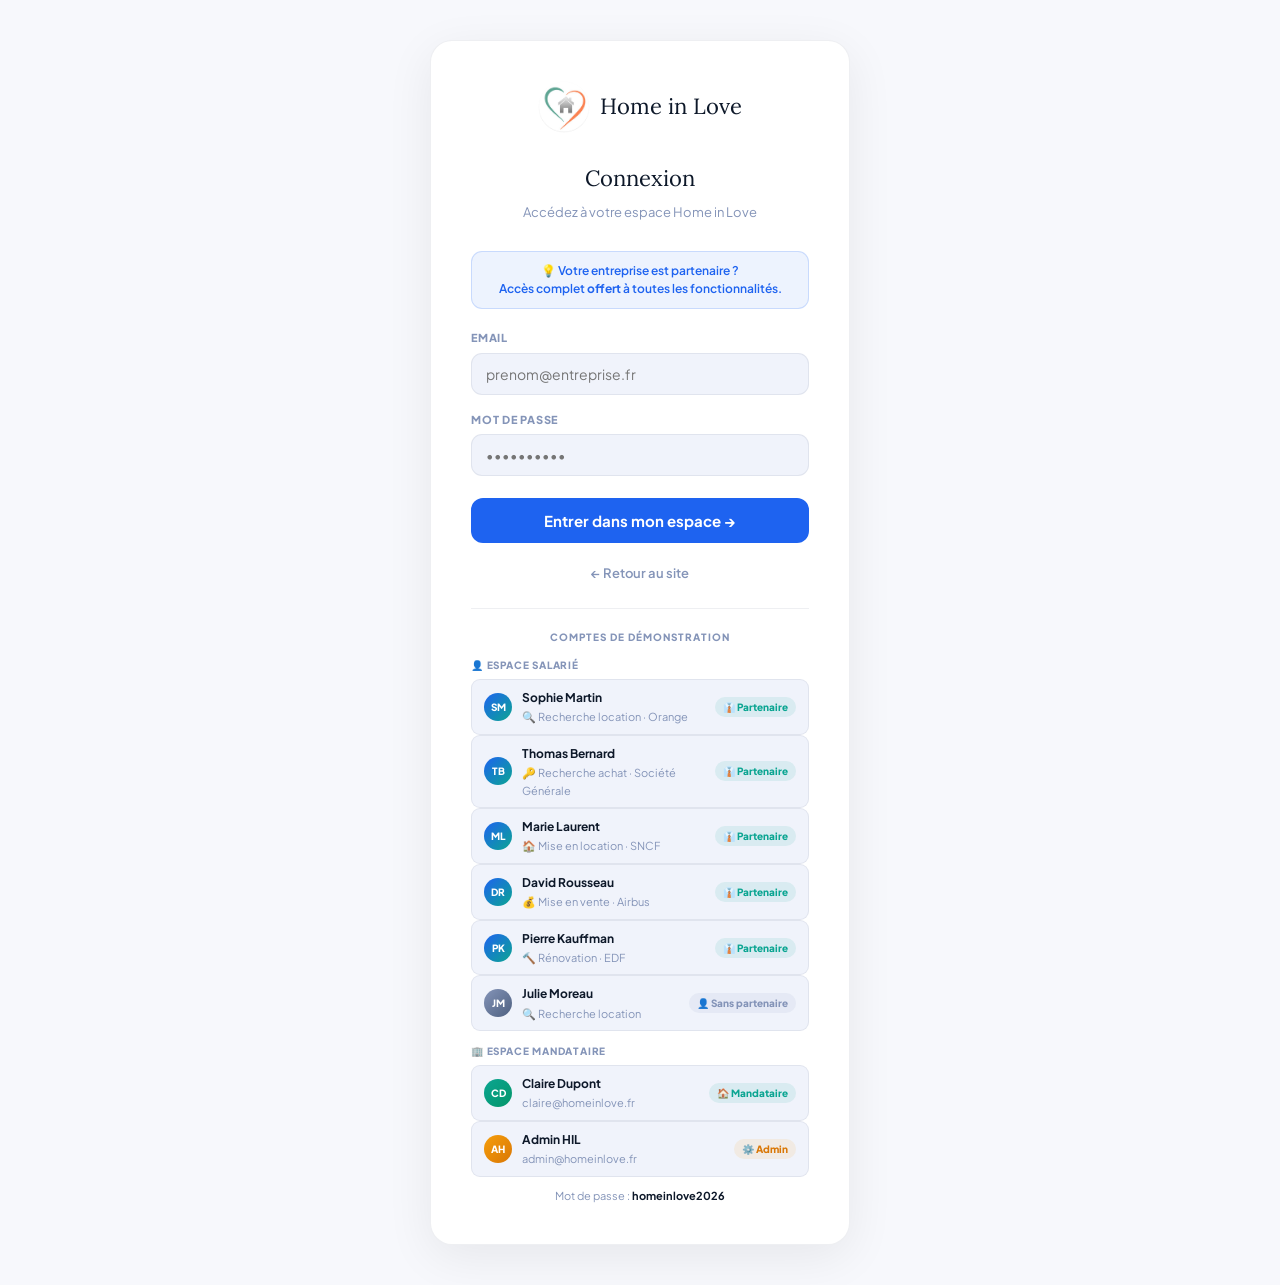
<file: dashboard.html>
<!DOCTYPE html>
<html lang="fr">
<head>
<meta charset="UTF-8">
<meta name="viewport" content="width=device-width, initial-scale=1.0">
<title>Mon projet — Home in Love</title>
<link rel="preconnect" href="https://fonts.googleapis.com">
<link rel="preconnect" href="https://fonts.gstatic.com" crossorigin>
<link href="https://fonts.googleapis.com/css2?family=Lora:ital,wght@0,400;0,600;1,400&family=Plus+Jakarta+Sans:wght@400;600;700;800&display=swap" rel="stylesheet">
<link rel="stylesheet" href="css/base.css">
<link rel="stylesheet" href="css/dashboard.css">
</head>
<body>

<!-- ═══════════════════════════════════════════════════════════════════════
     NAVBAR
     ═══════════════════════════════════════════════════════════════════════ -->
<nav class="navbar">
  <div class="nav-inner">
    <a href="index.html" class="logo">
      <img src="img/hil-logo-round.png" alt="Home in Love" style="width:34px;height:34px;border-radius:50%;object-fit:cover;flex-shrink:0;">
     <span class="logo-text">Home in Love</span>
    </a>
    <div class="nav-user">
      <div class="nav-avatar" id="navAvatar">—</div>
      <div class="nav-user-info">
        <div class="nav-user-name" id="navName">—</div>
        <div class="nav-user-company" id="navCompany">—</div>
      </div>
      <div class="nav-partner-badge" id="navBadge" style="display:none"></div>
    </div>
    <div class="nav-right">
      <button class="btn-theme" id="themeBtn" onclick="toggleDark()">🌙</button>
      <a href="index.html" class="btn-logout" style="text-decoration:none">← Site</a>
      <button class="btn-logout" onclick="authLogout()">Déconnexion</button>
    </div>
  </div>
</nav>

<!-- ═══════════════════════════════════════════════════════════════════════
     APP SHELL
     ═══════════════════════════════════════════════════════════════════════ -->
<div class="app-shell">

  <!-- ── SIDEBAR ── -->
  <aside class="dash-sidebar">
    <div class="sidebar-section">
      <div class="sidebar-section-label">
        <span class="partner-dot"></span>
        Mes projets
      </div>
    </div>

    <!-- Liste des projets — remplie par JS -->
    <div class="project-list" id="sidebarProjectList"></div>

    <!-- Bouton nouveau projet -->
    <div style="padding:12px 16px; border-top:1px solid var(--border); margin-top:auto;">
      <button class="btn btn-primary btn-sm w-full" onclick="openNewProject()">
        ＋ Nouveau projet
      </button>
    </div>
  </aside>

  <!-- ── MAIN ── -->
  <main class="dash-main">

    <!-- Project Header -->
    <div class="proj-header">
      <div class="proj-header-badge" id="projBadge">—</div>
      <div class="proj-header-title" id="projTitle">—</div>
      <div class="proj-header-meta">
        <span>📍 <span id="projAdresse">—</span></span>
        <span>🎯 <span id="projObjectif">—</span></span>
        <span>⏰ <span id="projDeadline">—</span></span>
      </div>
      <div class="proj-progress-row">
        <span>Avancement des missions</span>
        <span id="projProgressPct">0/0 · 0%</span>
      </div>
      <div class="proj-progress-bar">
        <div class="proj-progress-fill" id="projProgressFill" style="width:0%"></div>
      </div>
      <div class="proj-cta-row">
        <button class="btn-cta btn-cta-primary" onclick="switchTab('tab-bilan')">
          📊 Voir mon bilan
        </button>
        <button class="btn-cta btn-cta-teal" onclick="openExpertModal()">
          📞 Appeler mon expert
        </button>
        <button class="btn-cta btn-cta-ghost" onclick="openDeleguerModal()">
          🤝 Tout déléguer
        </button>
      </div>
    </div>

    <!-- Tabs -->
    <div class="dash-tabs">
      <button class="dash-tab active" data-tab="tab-bilan">📊 Bilan</button>
      <button class="dash-tab" data-tab="tab-missions">✅ Missions</button>
      <button class="dash-tab" data-tab="tab-prestataires">👷 Prestataires</button>
      <button class="dash-tab" data-tab="tab-documents">📁 Documents</button>
      <button class="dash-tab" data-tab="tab-notes">📝 Notes</button>
    </div>

    <!-- ── BILAN ── -->
    <div class="tab-pane active" id="tab-bilan">
      <div class="bilan-wrap" id="bilanContent">
        <div style="text-align:center;padding:40px;color:var(--muted)">Chargement…</div>
      </div>
    </div>

    <!-- ── MISSIONS ── -->
    <div class="tab-pane" id="tab-missions">
      <div id="missionsContent">
        <div class="missions-toolbar">
          <div class="missions-count" id="missionsCount">—</div>
          <div class="view-toggle">
            <button class="view-btn active" id="viewListBtn" onclick="switchView('list')">☰ Liste</button>
            <button class="view-btn" id="viewTlBtn" onclick="switchView('timeline')">📅 Planning</button>
          </div>
        </div>
        <div id="listViewWrap">
          <table class="mission-table">
            <thead>
              <tr>
                <th style="width:36px"></th>
                <th>Mission</th>
                <th>Type</th>
                <th>Date prévue</th>
                <th>Délégation</th>
                <th>Délégué à</th>
                <th>Prix (€)</th>
                <th style="width:36px"></th>
              </tr>
            </thead>
            <tbody id="missionBody"></tbody>
          </table>
          <button class="btn-add-mission" onclick="addMission()">＋ Ajouter une mission</button>
        </div>
        <div class="timeline-wrap" id="timelineWrap"></div>
      </div>
    </div>

    <!-- ── PRESTATAIRES ── -->
    <div class="tab-pane" id="tab-prestataires">
      <div id="prestContent">
        <div style="text-align:center;padding:40px;color:var(--muted)">Chargement…</div>
      </div>
    </div>

    <!-- ── DOCUMENTS ── -->
    <div class="tab-pane" id="tab-documents">
      <div id="docsContent">
        <div style="text-align:center;padding:40px;color:var(--muted)">Chargement…</div>
      </div>
    </div>

    <!-- ── NOTES ── -->
    <div class="tab-pane" id="tab-notes">
      <div class="notes-input-row">
        <textarea class="notes-textarea" id="noteInput"
          placeholder="Écrivez une note, observation, contact… (Ctrl+Entrée pour valider)"
          rows="3"></textarea>
        <button class="btn-add-note" onclick="addNote()">＋ Ajouter</button>
      </div>
      <div class="notes-list" id="notesList"></div>
    </div>

  </main>
</div>

<script src="js/auth.js"></script>
<script src="js/dashboard.js"></script>
</body>
</html>
</file>
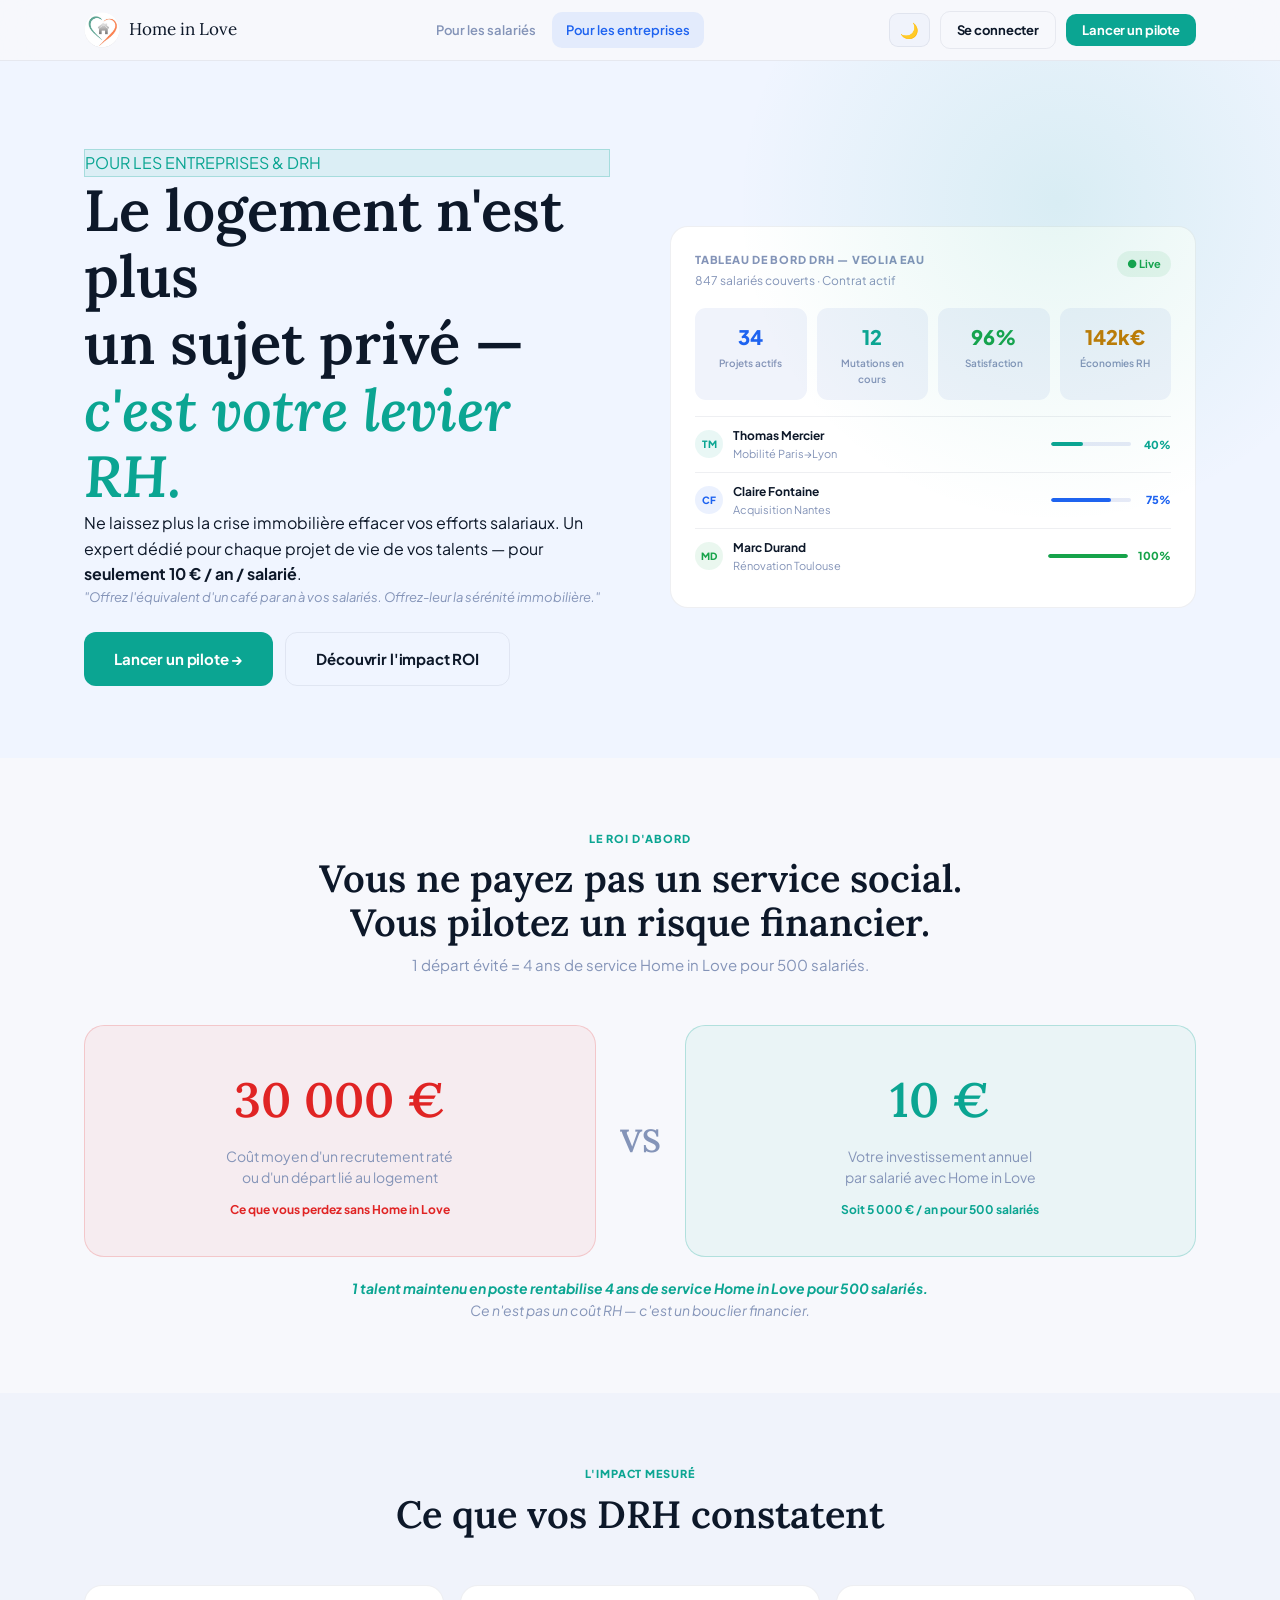
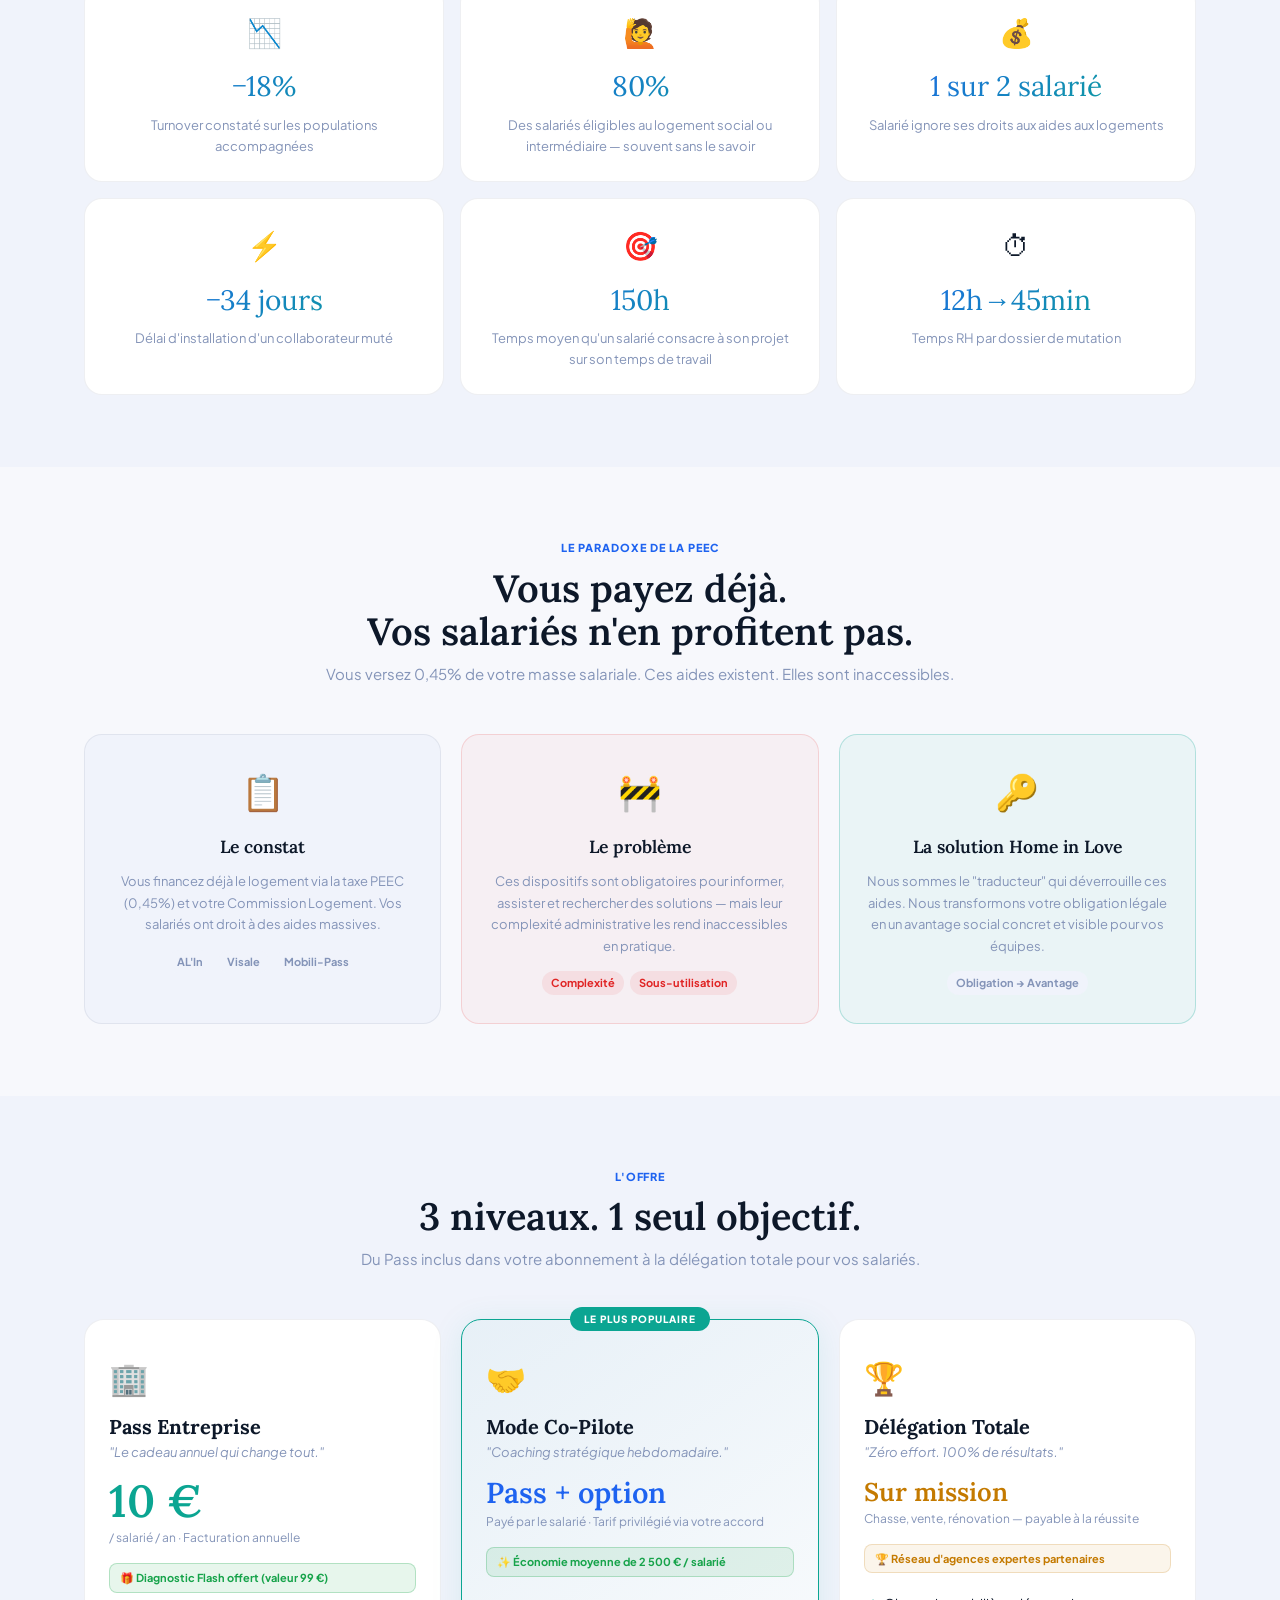
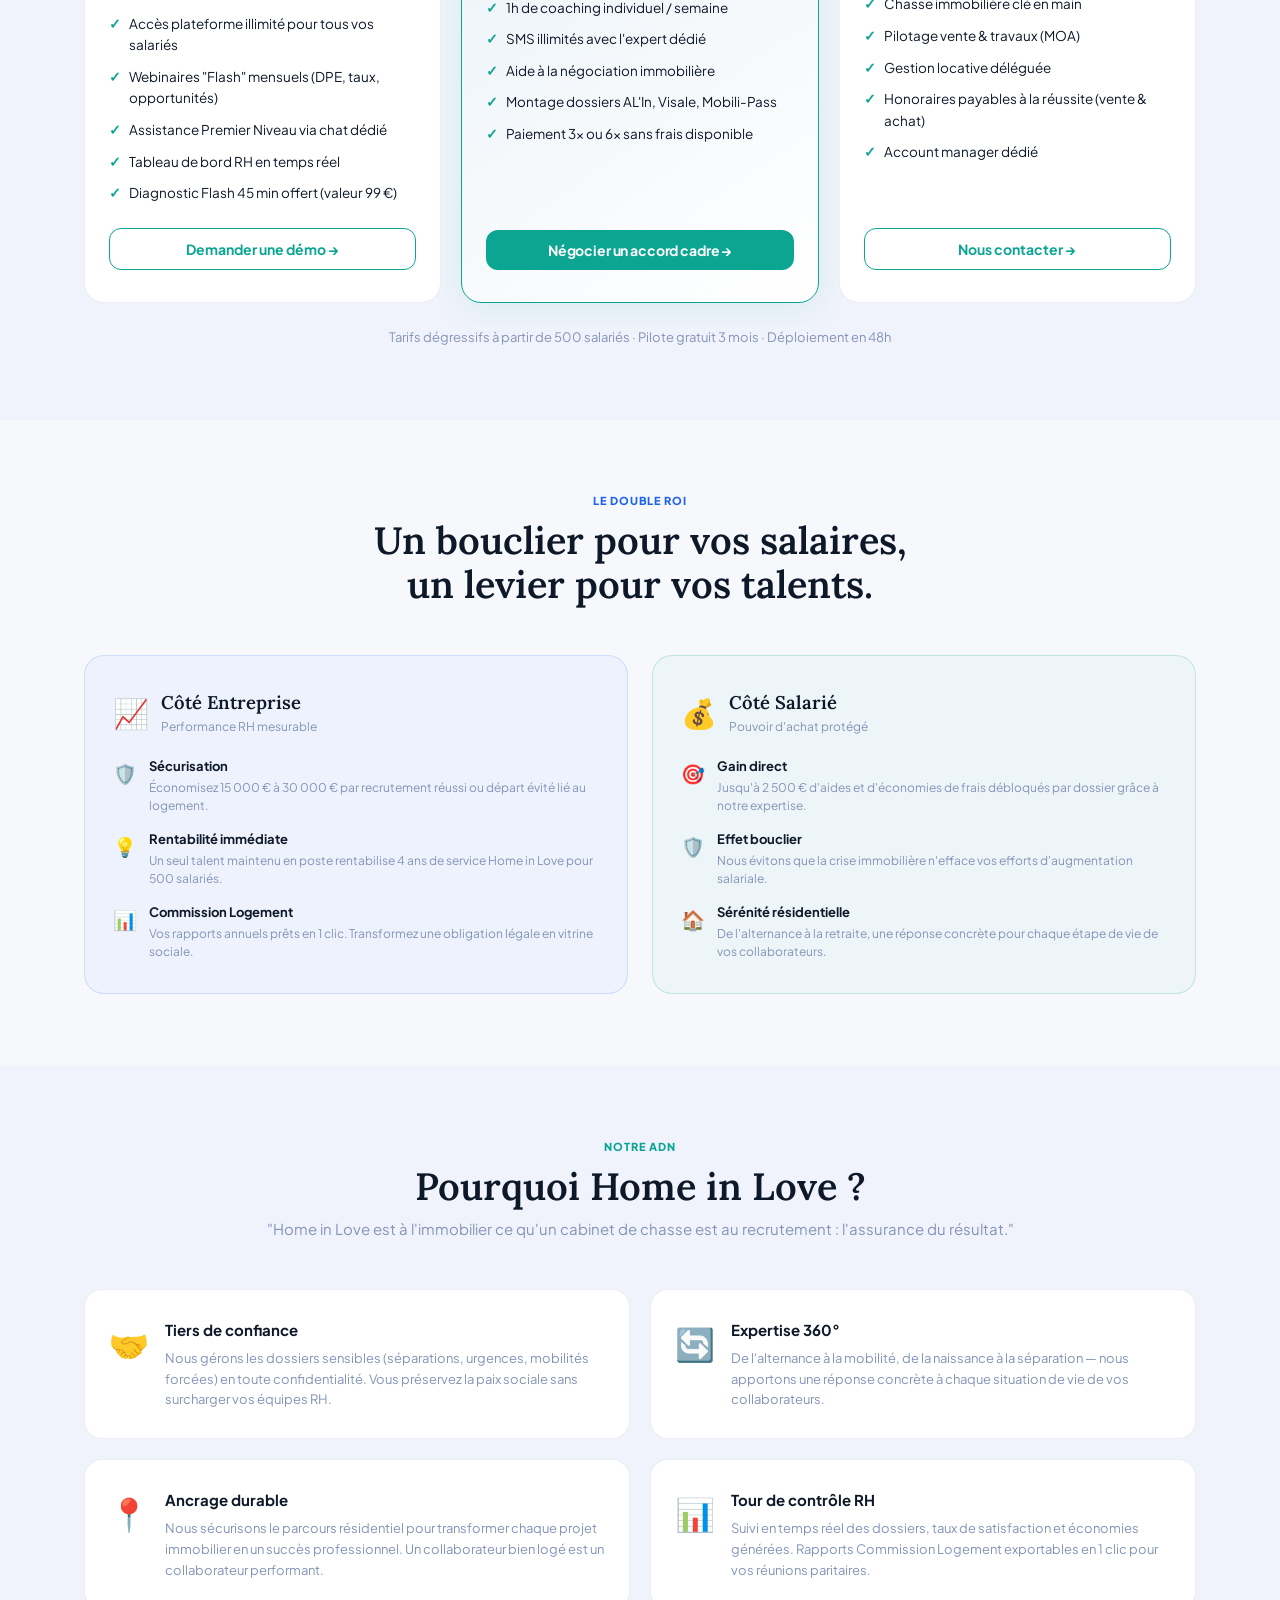
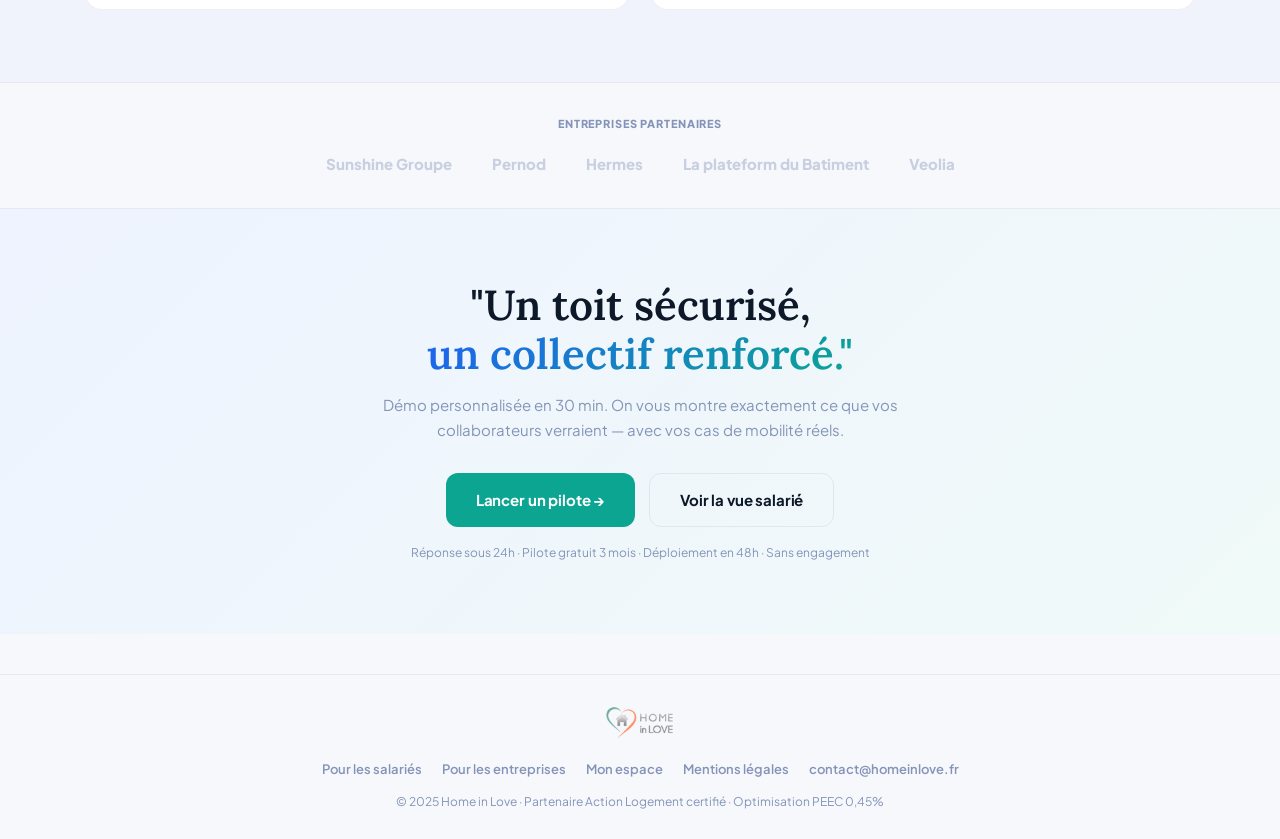
<file: entreprise.html>
<!DOCTYPE html>
<html lang="fr">
<head>
  <meta charset="UTF-8" />
  <meta name="viewport" content="width=device-width, initial-scale=1.0" />
  <title>Home in Love Entreprises — Transformez le logement en levier RH</title>
  <link rel="stylesheet" href="css/base.css" />
  <link rel="stylesheet" href="css/entreprise.css" />
  <link rel="preconnect" href="https://fonts.googleapis.com" />
  <link href="https://fonts.googleapis.com/css2?family=Lora:ital,wght@0,400;0,600;1,400&family=Plus+Jakarta+Sans:wght@400;500;600;700;800&display=swap" rel="stylesheet" />
  <style>
    /* ── Logo image ── */
    .logo-img { width:36px;height:36px;border-radius:50%;object-fit:cover;flex-shrink:0; }

    /* ── Miroir ROI ── */
    .miroir-grid {
      display: grid;
      grid-template-columns: 1fr auto 1fr;
      gap: 24px;
      align-items: center;
      margin-top: 2.5rem;
    }
    @media (max-width:768px) { .miroir-grid { grid-template-columns:1fr; } .miroir-vs { display:none; } }

    .miroir-card {
      border-radius: 20px;
      padding: 36px 28px;
      text-align: center;
    }
    .miroir-card.red-card {
      background: rgba(224,36,36,0.05);
      border: 1.5px solid rgba(224,36,36,0.18);
    }
    .miroir-card.green-card {
      background: rgba(11,165,146,0.05);
      border: 1.5px solid rgba(11,165,146,0.25);
    }
    .miroir-amount {
      font-family: 'Lora', serif;
      font-size: 3rem;
      font-weight: 600;
      margin-bottom: 8px;
    }
    .miroir-amount.red   { color: #e02424; }
    .miroir-amount.green { color: var(--teal); }
    .miroir-label { font-size: 14px; color: var(--muted); line-height: 1.5; margin-bottom: 12px; }
    .miroir-sub   { font-size: 12px; font-weight: 700; }
    .miroir-sub.red   { color: #e02424; }
    .miroir-sub.green { color: var(--teal); }
    .miroir-vs {
      font-family: 'Lora', serif;
      font-size: 2rem;
      font-weight: 600;
      color: var(--muted);
      text-align: center;
    }
    .miroir-note {
      text-align: center;
      margin-top: 20px;
      font-size: 14px;
      font-style: italic;
      color: var(--muted);
    }
    .miroir-note strong { color: var(--teal); }

    /* ── PEEC section ── */
    .peec-grid {
      display: grid;
      grid-template-columns: 1fr 1fr 1fr;
      gap: 20px;
      margin-top: 2.5rem;
    }
    @media (max-width:900px) { .peec-grid { grid-template-columns:1fr; } }

    .peec-card {
      border-radius: 18px;
      padding: 28px 24px;
      text-align: center;
    }
    .peec-card.constat  { background: var(--surf2); border: 1.5px solid var(--border); }
    .peec-card.probleme { background: rgba(224,36,36,0.04); border: 1.5px solid rgba(224,36,36,0.15); }
    .peec-card.solution { background: rgba(11,165,146,0.05); border: 1.5px solid rgba(11,165,146,0.25); }

    .peec-icon  { font-size: 2.2rem; margin-bottom: 14px; }
    .peec-title { font-family: 'Lora', serif; font-size: 1.1rem; font-weight: 600; margin-bottom: 10px; color: var(--text); }
    .peec-text  { font-size: 13px; color: var(--muted); line-height: 1.65; }
    .peec-tags  { display: flex; flex-wrap: wrap; justify-content: center; gap: 6px; margin-top: 14px; }

    /* ── Double ROI ── */
    .double-roi-grid {
      display: grid;
      grid-template-columns: 1fr 1fr;
      gap: 24px;
      margin-top: 2.5rem;
    }
    @media (max-width:768px) { .double-roi-grid { grid-template-columns:1fr; } }

    .droi-card {
      border-radius: 20px;
      padding: 32px 28px;
    }
    .droi-card.ent  { background: rgba(30,99,240,0.04); border: 1.5px solid rgba(30,99,240,0.15); }
    .droi-card.sal  { background: rgba(11,165,146,0.04); border: 1.5px solid rgba(11,165,146,0.2); }
    .droi-header { display: flex; align-items: center; gap: 12px; margin-bottom: 20px; }
    .droi-icon   { font-size: 1.8rem; }
    .droi-title  { font-family: 'Lora', serif; font-size: 1.15rem; font-weight: 600; color: var(--text); }
    .droi-sub    { font-size: 12px; color: var(--muted); }
    .droi-items  { display: flex; flex-direction: column; gap: 14px; }
    .droi-item   { display: flex; gap: 12px; align-items: flex-start; }
    .droi-item-icon { font-size: 1.2rem; flex-shrink: 0; margin-top: 2px; }
    .droi-item-label { font-size: 13px; font-weight: 700; color: var(--text); margin-bottom: 2px; }
    .droi-item-desc  { font-size: 12px; color: var(--muted); line-height: 1.5; }

    /* ── Offres entreprise redesign ── */
    .plan-ent {
      border-radius: 20px;
      padding: 32px 24px;
      background: var(--surf);
      border: 1.5px solid var(--border);
      display: flex;
      flex-direction: column;
      transition: transform 0.2s, box-shadow 0.2s;
      position: relative;
    }
    .plan-ent:hover { transform: translateY(-4px); box-shadow: 0 16px 48px rgba(0,0,0,.10); }
    .plan-ent.plan-star {
      border-color: var(--teal);
      background: linear-gradient(145deg, rgba(11,165,146,.04), var(--surf));
      box-shadow: 0 4px 32px rgba(11,165,146,.10);
    }
    .plan-ent-badge {
      position: absolute; top: -13px; left: 50%; transform: translateX(-50%);
      background: var(--teal); color: #fff;
      font-size: 10px; font-weight: 800; letter-spacing: .1em;
      padding: 4px 14px; border-radius: 20px; white-space: nowrap;
    }
    .plan-ent-price-big {
      font-family: 'Lora', serif;
      font-size: 2.8rem;
      font-weight: 600;
      color: var(--teal);
      line-height: 1;
      margin-bottom: 4px;
    }
    .plan-ent-price-note { font-size: 12px; color: var(--muted); margin-bottom: 16px; }
    .plan-ent-gift {
      display: inline-flex; align-items: center; gap: 6px;
      background: rgba(22,163,74,.10); color: #16a34a;
      border: 1px solid rgba(22,163,74,.25);
      border-radius: 8px; font-size: 11px; font-weight: 700;
      padding: 5px 10px; margin-bottom: 20px;
    }

    /* ── Chiffres clés ── */
    .chiffres-grid {
      display: grid;
      grid-template-columns: repeat(4,1fr);
      gap: 16px;
      margin-top: 2rem;
    }
    @media (max-width:900px) { .chiffres-grid { grid-template-columns: repeat(2,1fr); } }
    @media (max-width:480px) { .chiffres-grid { grid-template-columns: 1fr; } }

    .chiffre-card {
      background: var(--surf);
      border: 1.5px solid var(--border);
      border-radius: 18px;
      padding: 28px 20px;
      text-align: center;
    }
    .chiffre-val {
      font-family: 'Lora', serif;
      font-size: 2.2rem;
      font-weight: 600;
      margin-bottom: 6px;
    }
    .chiffre-label { font-size: 13px; color: var(--muted); line-height: 1.45; }

    /* ── ADN / Pourquoi nous ── */
    .adn-grid {
      display: grid;
      grid-template-columns: repeat(2,1fr);
      gap: 20px;
      margin-top: 2rem;
    }
    @media (max-width:768px) { .adn-grid { grid-template-columns:1fr; } }

    .adn-card {
      background: var(--surf);
      border: 1.5px solid var(--border);
      border-radius: 18px;
      padding: 28px 24px;
      display: flex;
      gap: 16px;
      align-items: flex-start;
    }
    .adn-icon  { font-size: 2rem; flex-shrink: 0; }
    .adn-title { font-size: 15px; font-weight: 700; color: var(--text); margin-bottom: 6px; }
    .adn-text  { font-size: 13px; color: var(--muted); line-height: 1.6; }

    /* Footer logo */
    .footer-logo { display:flex; justify-content:center; margin-bottom:16px; }
    .footer-logo img { height:40px; object-fit:contain; opacity:.9; }
    body.dark .footer-logo img { filter:brightness(0) invert(1); opacity:.8; }

    /* btn-teal-outline */
    .btn-teal-outline {
      background: transparent;
      color: var(--teal);
      border: 1.5px solid var(--teal);
      border-radius: 12px;
      padding: 11px 22px;
      font-weight: 700;
      font-size: 14px;
      cursor: pointer;
      transition: all 0.18s;
    }
    .btn-teal-outline:hover { background: var(--teal-l); }
  </style>
</head>
<body class="light">

  <!-- NAV -->
  <nav class="navbar" id="navbar">
    <div class="nav-inner">
      <a href="index.html" class="logo">
        <img src="img/hil-logo-round.png" alt="Home in Love" class="logo-img" />
        <span class="logo-text" style="font-family:'Lora',serif;font-size:17px;">Home in Love</span>
      </a>
      <div class="nav-links">
        <a href="index.html" class="nav-link">Pour les salariés</a>
        <a href="entreprise.html" class="nav-link active">Pour les entreprises</a>
      </div>
      <div class="nav-right">
        <button class="btn-theme" id="themeToggle" aria-label="Changer le thème">🌙</button>
        <a href="login.html" class="btn btn-outline btn-sm">Se connecter</a>
        <button class="btn btn-teal btn-sm" onclick="openModal('demo')">Lancer un pilote</button>
      </div>
      <button class="nav-burger" id="navBurger">☰</button>
    </div>
    <div class="nav-mobile" id="navMobile">
      <a href="index.html" class="nav-mobile-link">Pour les salariés</a>
      <a href="entreprise.html" class="nav-mobile-link">Pour les entreprises</a>
      <a href="login.html" class="nav-mobile-link">Se connecter</a>
    </div>
  </nav>

  <!-- HERO -->
  <section class="hero-ent">
    <div class="hero-glow-teal"></div>
    <div class="container">
      <div class="hero-ent-grid">
        <!-- Texte -->
        <div class="hero-ent-text">
          <div class="hero-badge badge-teal">
            <span class="badge-dot dot-teal"></span>
            POUR LES ENTREPRISES & DRH
          </div>
          <h1 class="hero-title">
            Le logement n'est plus<br />
            un sujet privé —<br />
            <em class="text-teal">c'est votre levier RH.</em>
          </h1>
          <p class="hero-sub">
            Ne laissez plus la crise immobilière effacer vos efforts salariaux.
            Un expert dédié pour chaque projet de vie de vos talents —
            pour <strong>seulement 10 € / an / salarié</strong>.
          </p>
          <p style="font-size:13px;color:var(--muted);font-style:italic;margin-bottom:24px;">
            "Offrez l'équivalent d'un café par an à vos salariés. Offrez-leur la sérénité immobilière."
          </p>
          <div class="hero-btns">
            <a href="https://calendly.com/homeinlove" target="_blank" class="btn btn-teal btn-lg">Lancer un pilote →</a>
            <a href="#roi" class="btn btn-outline btn-lg">Découvrir l'impact ROI</a>
          </div>
        </div>

        <!-- Dashboard preview -->
        <div class="dashboard-preview card">
          <div class="preview-header">
            <div>
              <p class="preview-label">Tableau de bord DRH — Veolia Eau</p>
              <p class="preview-sub">847 salariés couverts · Contrat actif</p>
            </div>
            <span class="live-badge">● Live</span>
          </div>
          <div class="preview-kpis">
            <div class="kpi-card">
              <p class="kpi-val text-accent">34</p>
              <p class="kpi-label">Projets actifs</p>
            </div>
            <div class="kpi-card">
              <p class="kpi-val text-teal">12</p>
              <p class="kpi-label">Mutations en cours</p>
            </div>
            <div class="kpi-card">
              <p class="kpi-val text-green">96%</p>
              <p class="kpi-label">Satisfaction</p>
            </div>
            <div class="kpi-card">
              <p class="kpi-val text-gold">142k€</p>
              <p class="kpi-label">Économies RH</p>
            </div>
          </div>
          <div class="preview-rows">
            <div class="preview-row">
              <div class="preview-avatar av-teal">TM</div>
              <div class="preview-info">
                <p class="preview-name">Thomas Mercier</p>
                <p class="preview-role">Mobilité Paris→Lyon</p>
              </div>
              <div class="preview-bar-wrap">
                <div class="preview-bar"><div class="preview-fill" style="width:40%;background:var(--teal)"></div></div>
              </div>
              <span class="preview-pct text-teal">40%</span>
            </div>
            <div class="preview-row">
              <div class="preview-avatar av-accent">CF</div>
              <div class="preview-info">
                <p class="preview-name">Claire Fontaine</p>
                <p class="preview-role">Acquisition Nantes</p>
              </div>
              <div class="preview-bar-wrap">
                <div class="preview-bar"><div class="preview-fill" style="width:75%;background:var(--accent)"></div></div>
              </div>
              <span class="preview-pct text-accent">75%</span>
            </div>
            <div class="preview-row">
              <div class="preview-avatar av-green">MD</div>
              <div class="preview-info">
                <p class="preview-name">Marc Durand</p>
                <p class="preview-role">Rénovation Toulouse</p>
              </div>
              <div class="preview-bar-wrap">
                <div class="preview-bar"><div class="preview-fill" style="width:100%;background:var(--green)"></div></div>
              </div>
              <span class="preview-pct text-green">100%</span>
            </div>
          </div>
        </div>
      </div>
    </div>
  </section>

  <!-- LE CHIFFRE QUI FAIT MAL -->
  <section class="section" id="roi">
    <div class="container">
      <div class="section-header">
        <p class="section-label text-teal">LE ROI D'ABORD</p>
        <h2 class="section-title">Vous ne payez pas un service social.<br />Vous pilotez un risque financier.</h2>
        <p class="section-sub">1 départ évité = 4 ans de service Home in Love pour 500 salariés.</p>
      </div>
      <div class="miroir-grid">
        <div class="miroir-card red-card">
          <div class="miroir-amount red">30 000 €</div>
          <div class="miroir-label">Coût moyen d'un recrutement raté<br />ou d'un départ lié au logement</div>
          <div class="miroir-sub red">Ce que vous perdez sans Home in Love</div>
        </div>
        <div class="miroir-vs">VS</div>
        <div class="miroir-card green-card">
          <div class="miroir-amount green">10 €</div>
          <div class="miroir-label">Votre investissement annuel<br />par salarié avec Home in Love</div>
          <div class="miroir-sub green">Soit 5 000 € / an pour 500 salariés</div>
        </div>
      </div>
      <p class="miroir-note">
        <strong>1 talent maintenu en poste rentabilise 4 ans de service Home in Love pour 500 salariés.</strong><br />
        Ce n'est pas un coût RH — c'est un bouclier financier.
      </p>
    </div>
  </section>

<!-- CHIFFRES CLÉS -->
  <section class="section section-tinted">
    <div class="container">
      <div class="section-header">
        <p class="section-label text-teal">L'IMPACT MESURÉ</p>
        <h2 class="section-title">Ce que vos DRH constatent</h2>
      </div>
     <div class="roi-grid" style="margin-top:16px">
        <div class="card roi-card">
          <span class="roi-icon">📉</span>
          <p class="roi-val gradient-text">−18%</p>
          <p class="roi-label">Turnover constaté sur les populations accompagnées</p>
        </div>
         <div class="card roi-card">
          <span class="roi-icon">🙋</span>
          <p class="roi-val gradient-text"> 80% </p>
          <p class="roi-label">Des salariés éligibles au logement social ou intermédiaire — souvent sans le savoir</p>
        </div>
        <div class="card roi-card">
          <span class="roi-icon">💰</span>
          <p class="roi-val gradient-text">1 sur 2 salarié</p>
          <p class="roi-label">Salarié ignore ses droits aux aides aux logements</p>
        </div>
       </div>
      <div class="roi-grid" style="margin-top:16px">
        <div class="card roi-card">
          <span class="roi-icon">⚡</span>
          <p class="roi-val gradient-text">−34 jours</p>
          <p class="roi-label">Délai d'installation d'un collaborateur muté</p>
        </div>
         <div class="card roi-card">
          <span class="roi-icon">🎯</span>
          <p class="roi-val gradient-text">150h </p>
          <p class="roi-label">Temps moyen qu'un salarié consacre à son projet sur son temps de travail</p>
        </div>
        <div class="card roi-card">
          <span class="roi-icon">⏱</span>
          <p class="roi-val gradient-text">12h→45min</p>
          <p class="roi-label">Temps RH par dossier de mutation</p>
        </div>
       </div>
    </div>
  </section>


  <!-- LE PARADOXE PEEC -->
  <section class="section">
    <div class="container">
      <div class="section-header">
        <p class="section-label text-accent">LE PARADOXE DE LA PEEC</p>
        <h2 class="section-title">Vous payez déjà.<br />Vos salariés n'en profitent pas.</h2>
        <p class="section-sub">Vous versez 0,45% de votre masse salariale. Ces aides existent. Elles sont inaccessibles.</p>
      </div>
      <div class="peec-grid">
        <div class="peec-card constat">
          <div class="peec-icon">📋</div>
          <div class="peec-title">Le constat</div>
          <div class="peec-text">Vous financez déjà le logement via la taxe PEEC (0,45%) et votre Commission Logement. Vos salariés ont droit à des aides massives.</div>
          <div class="peec-tags">
            <span class="tag tag-accent">AL'In</span>
            <span class="tag tag-accent">Visale</span>
            <span class="tag tag-accent">Mobili-Pass</span>
          </div>
        </div>
        <div class="peec-card probleme">
          <div class="peec-icon">🚧</div>
          <div class="peec-title">Le problème</div>
          <div class="peec-text">Ces dispositifs sont obligatoires pour informer, assister et rechercher des solutions — mais leur complexité administrative les rend inaccessibles en pratique.</div>
          <div class="peec-tags">
            <span class="tag" style="background:rgba(224,36,36,.08);color:#e02424">Complexité</span>
            <span class="tag" style="background:rgba(224,36,36,.08);color:#e02424">Sous-utilisation</span>
          </div>
        </div>
        <div class="peec-card solution">
          <div class="peec-icon">🔑</div>
          <div class="peec-title">La solution Home in Love</div>
          <div class="peec-text">Nous sommes le "traducteur" qui déverrouille ces aides. Nous transformons votre obligation légale en un avantage social concret et visible pour vos équipes.</div>
          <div class="peec-tags">
            <span class="tag tag-teal">Obligation → Avantage</span>
          </div>
        </div>
      </div>
    </div>
  </section>

  <!-- OFFRES ENTREPRISE -->
  <section class="section section-tinted" id="offres">
    <div class="container">
      <div class="section-header">
        <p class="section-label text-accent">L'OFFRE</p>
        <h2 class="section-title">3 niveaux. 1 seul objectif.</h2>
        <p class="section-sub">Du Pass inclus dans votre abonnement à la délégation totale pour vos salariés.</p>
      </div>
      <div class="pricing-grid-ent">

        <!-- PASS ENTREPRISE -->
        <div class="plan-ent">
          <div class="plan-new-icon" style="font-size:2rem;margin-bottom:12px">🏢</div>
          <h3 style="font-family:'Lora',serif;font-size:1.25rem;margin-bottom:4px">Pass Entreprise</h3>
          <p style="font-size:13px;color:var(--muted);font-style:italic;margin-bottom:16px">"Le cadeau annuel qui change tout."</p>
          <div class="plan-ent-price-big">10 €</div>
          <div class="plan-ent-price-note">/ salarié / an · Facturation annuelle</div>
          <div class="plan-ent-gift">🎁 Diagnostic Flash offert (valeur 99 €)</div>
          <ul class="plan-new-features" style="list-style:none;padding:0;margin:0 0 24px;display:flex;flex-direction:column;gap:10px;flex:1">
            <li style="font-size:13.5px;display:flex;gap:8px;align-items:flex-start"><span style="color:var(--teal);font-weight:800;flex-shrink:0">✓</span>Accès plateforme illimité pour tous vos salariés</li>
            <li style="font-size:13.5px;display:flex;gap:8px;align-items:flex-start"><span style="color:var(--teal);font-weight:800;flex-shrink:0">✓</span>Webinaires "Flash" mensuels (DPE, taux, opportunités)</li>
            <li style="font-size:13.5px;display:flex;gap:8px;align-items:flex-start"><span style="color:var(--teal);font-weight:800;flex-shrink:0">✓</span>Assistance Premier Niveau via chat dédié</li>
            <li style="font-size:13.5px;display:flex;gap:8px;align-items:flex-start"><span style="color:var(--teal);font-weight:800;flex-shrink:0">✓</span>Tableau de bord RH en temps réel</li>
            <li style="font-size:13.5px;display:flex;gap:8px;align-items:flex-start"><span style="color:var(--teal);font-weight:800;flex-shrink:0">✓</span>Diagnostic Flash 45 min offert (valeur 99 €)</li>
          </ul>
          <button class="btn-teal-outline w-full" style="border-radius:12px" onclick="openModal('demo')">Demander une démo →</button>
        </div>

        <!-- CO-PILOTE -->
        <div class="plan-ent plan-star">
          <div class="plan-ent-badge">LE PLUS POPULAIRE</div>
          <div class="plan-new-icon" style="font-size:2rem;margin-bottom:12px">🤝</div>
          <h3 style="font-family:'Lora',serif;font-size:1.25rem;margin-bottom:4px">Mode Co-Pilote</h3>
          <p style="font-size:13px;color:var(--muted);font-style:italic;margin-bottom:16px">"Coaching stratégique hebdomadaire."</p>
          <div class="plan-ent-price-big" style="font-size:1.8rem;color:var(--accent)">Pass + option</div>
          <div class="plan-ent-price-note">Payé par le salarié · Tarif privilégié via votre accord</div>
          <div class="plan-ent-gift">✨ Économie moyenne de 2 500 € / salarié</div>
          <ul class="plan-new-features" style="list-style:none;padding:0;margin:0 0 24px;display:flex;flex-direction:column;gap:10px;flex:1">
            <li style="font-size:13.5px;display:flex;gap:8px;align-items:flex-start"><span style="color:var(--teal);font-weight:800;flex-shrink:0">✓</span>1h de coaching individuel / semaine</li>
            <li style="font-size:13.5px;display:flex;gap:8px;align-items:flex-start"><span style="color:var(--teal);font-weight:800;flex-shrink:0">✓</span>SMS illimités avec l'expert dédié</li>
            <li style="font-size:13.5px;display:flex;gap:8px;align-items:flex-start"><span style="color:var(--teal);font-weight:800;flex-shrink:0">✓</span>Aide à la négociation immobilière</li>
            <li style="font-size:13.5px;display:flex;gap:8px;align-items:flex-start"><span style="color:var(--teal);font-weight:800;flex-shrink:0">✓</span>Montage dossiers AL'In, Visale, Mobili-Pass</li>
            <li style="font-size:13.5px;display:flex;gap:8px;align-items:flex-start"><span style="color:var(--teal);font-weight:800;flex-shrink:0">✓</span>Paiement 3x ou 6x sans frais disponible</li>
          </ul>
          <button class="btn btn-teal w-full" onclick="openModal('demo')">Négocier un accord cadre →</button>
        </div>

        <!-- DÉLÉGATION TOTALE -->
        <div class="plan-ent">
          <div class="plan-new-icon" style="font-size:2rem;margin-bottom:12px">🏆</div>
          <h3 style="font-family:'Lora',serif;font-size:1.25rem;margin-bottom:4px">Délégation Totale</h3>
          <p style="font-size:13px;color:var(--muted);font-style:italic;margin-bottom:16px">"Zéro effort. 100% de résultats."</p>
          <div class="plan-ent-price-big" style="font-size:1.6rem;color:var(--gold)">Sur mission</div>
          <div class="plan-ent-price-note">Chasse, vente, rénovation — payable à la réussite</div>
          <div class="plan-ent-gift" style="background:rgba(196,122,0,.08);color:var(--gold);border-color:rgba(196,122,0,.2)">🏆 Réseau d'agences expertes partenaires</div>
          <ul class="plan-new-features" style="list-style:none;padding:0;margin:0 0 24px;display:flex;flex-direction:column;gap:10px;flex:1">
            <li style="font-size:13.5px;display:flex;gap:8px;align-items:flex-start"><span style="color:var(--teal);font-weight:800;flex-shrink:0">✓</span>Chasse immobilière clé en main</li>
            <li style="font-size:13.5px;display:flex;gap:8px;align-items:flex-start"><span style="color:var(--teal);font-weight:800;flex-shrink:0">✓</span>Pilotage vente & travaux (MOA)</li>
            <li style="font-size:13.5px;display:flex;gap:8px;align-items:flex-start"><span style="color:var(--teal);font-weight:800;flex-shrink:0">✓</span>Gestion locative déléguée</li>
            <li style="font-size:13.5px;display:flex;gap:8px;align-items:flex-start"><span style="color:var(--teal);font-weight:800;flex-shrink:0">✓</span>Honoraires payables à la réussite (vente & achat)</li>
            <li style="font-size:13.5px;display:flex;gap:8px;align-items:flex-start"><span style="color:var(--teal);font-weight:800;flex-shrink:0">✓</span>Account manager dédié</li>
          </ul>
          <button class="btn-teal-outline w-full" style="border-radius:12px" onclick="openModal('demo')">Nous contacter →</button>
        </div>

      </div>
      <p class="pricing-note" style="text-align:center;margin-top:1.5rem;font-size:13px;color:var(--muted)">
        Tarifs dégressifs à partir de 500 salariés · Pilote gratuit 3 mois · Déploiement en 48h
      </p>
    </div>
  </section>

  <!-- DOUBLE ROI -->
  <section class="section">
    <div class="container">
      <div class="section-header">
        <p class="section-label text-accent">LE DOUBLE ROI</p>
        <h2 class="section-title">Un bouclier pour vos salaires,<br />un levier pour vos talents.</h2>
      </div>
      <div class="double-roi-grid">
        <div class="droi-card ent">
          <div class="droi-header">
            <div class="droi-icon">📈</div>
            <div>
              <div class="droi-title">Côté Entreprise</div>
              <div class="droi-sub">Performance RH mesurable</div>
            </div>
          </div>
          <div class="droi-items">
            <div class="droi-item">
              <div class="droi-item-icon">🛡️</div>
              <div>
                <div class="droi-item-label">Sécurisation</div>
                <div class="droi-item-desc">Économisez 15 000 € à 30 000 € par recrutement réussi ou départ évité lié au logement.</div>
              </div>
            </div>
            <div class="droi-item">
              <div class="droi-item-icon">💡</div>
              <div>
                <div class="droi-item-label">Rentabilité immédiate</div>
                <div class="droi-item-desc">Un seul talent maintenu en poste rentabilise 4 ans de service Home in Love pour 500 salariés.</div>
              </div>
            </div>
            <div class="droi-item">
              <div class="droi-item-icon">📊</div>
              <div>
                <div class="droi-item-label">Commission Logement</div>
                <div class="droi-item-desc">Vos rapports annuels prêts en 1 clic. Transformez une obligation légale en vitrine sociale.</div>
              </div>
            </div>
          </div>
        </div>
        <div class="droi-card sal">
          <div class="droi-header">
            <div class="droi-icon">💰</div>
            <div>
              <div class="droi-title">Côté Salarié</div>
              <div class="droi-sub">Pouvoir d'achat protégé</div>
            </div>
          </div>
          <div class="droi-items">
            <div class="droi-item">
              <div class="droi-item-icon">🎯</div>
              <div>
                <div class="droi-item-label">Gain direct</div>
                <div class="droi-item-desc">Jusqu'à 2 500 € d'aides et d'économies de frais débloqués par dossier grâce à notre expertise.</div>
              </div>
            </div>
            <div class="droi-item">
              <div class="droi-item-icon">🛡️</div>
              <div>
                <div class="droi-item-label">Effet bouclier</div>
                <div class="droi-item-desc">Nous évitons que la crise immobilière n'efface vos efforts d'augmentation salariale.</div>
              </div>
            </div>
            <div class="droi-item">
              <div class="droi-item-icon">🏠</div>
              <div>
                <div class="droi-item-label">Sérénité résidentielle</div>
                <div class="droi-item-desc">De l'alternance à la retraite, une réponse concrète pour chaque étape de vie de vos collaborateurs.</div>
              </div>
            </div>
          </div>
        </div>
      </div>
    </div>
  </section>

  <!-- POURQUOI NOUS — ADN -->
  <section class="section section-tinted">
    <div class="container">
      <div class="section-header">
        <p class="section-label text-teal">NOTRE ADN</p>
        <h2 class="section-title">Pourquoi Home in Love ?</h2>
        <p class="section-sub">"Home in Love est à l'immobilier ce qu'un cabinet de chasse est au recrutement : l'assurance du résultat."</p>
      </div>
      <div class="adn-grid">
        <div class="adn-card">
          <div class="adn-icon">🤝</div>
          <div>
            <div class="adn-title">Tiers de confiance</div>
            <div class="adn-text">Nous gérons les dossiers sensibles (séparations, urgences, mobilités forcées) en toute confidentialité. Vous préservez la paix sociale sans surcharger vos équipes RH.</div>
          </div>
        </div>
        <div class="adn-card">
          <div class="adn-icon">🔄</div>
          <div>
            <div class="adn-title">Expertise 360°</div>
            <div class="adn-text">De l'alternance à la mobilité, de la naissance à la séparation — nous apportons une réponse concrète à chaque situation de vie de vos collaborateurs.</div>
          </div>
        </div>
        <div class="adn-card">
          <div class="adn-icon">📍</div>
          <div>
            <div class="adn-title">Ancrage durable</div>
            <div class="adn-text">Nous sécurisons le parcours résidentiel pour transformer chaque projet immobilier en un succès professionnel. Un collaborateur bien logé est un collaborateur performant.</div>
          </div>
        </div>
        <div class="adn-card">
          <div class="adn-icon">📊</div>
          <div>
            <div class="adn-title">Tour de contrôle RH</div>
            <div class="adn-text">Suivi en temps réel des dossiers, taux de satisfaction et économies générées. Rapports Commission Logement exportables en 1 clic pour vos réunions paritaires.</div>
          </div>
        </div>
      </div>
    </div>
  </section>

  <!-- PARTENAIRES -->
  <section class="partners-section">
    <div class="container">
      <p class="partners-label">Entreprises partenaires</p>
      <div class="partners-list">
        <span>Sunshine Groupe</span><span>Pernod</span><span>Hermes</span><span>La plateform du Batiment</span><span>Veolia</span>
      </div>
    </div>
  </section>

  <!-- CTA FINAL -->
  <section class="section cta-section-teal">
    <div class="container text-center">
      <h2 class="cta-title">"Un toit sécurisé,<br /><span class="gradient-text">un collectif renforcé."</span></h2>
      <p class="cta-sub">Démo personnalisée en 30 min. On vous montre exactement ce que vos collaborateurs verraient — avec vos cas de mobilité réels.</p>
      <div class="cta-btns">
        <a href="https://calendly.com/homeinlove" target="_blank" class="btn btn-teal btn-lg">Lancer un pilote →</a>
        <a href="index.html" class="btn btn-outline btn-lg">Voir la vue salarié</a>
      </div>
      <p style="text-align:center;font-size:12px;color:var(--muted);margin-top:16px">
        Réponse sous 24h · Pilote gratuit 3 mois · Déploiement en 48h · Sans engagement
      </p>
    </div>
  </section>

  <!-- FOOTER -->
  <footer class="footer">
    <div class="container">
      <div class="footer-logo">
        <img src="img/hil-full-logo-footer.png" alt="Home in Love" />
      </div>
      <div class="footer-links">
        <a href="index.html">Pour les salariés</a>
        <a href="entreprise.html">Pour les entreprises</a>
        <a href="dashboard.html">Mon espace</a>
        <a href="#">Mentions légales</a>
        <a href="mailto:contact@homeinlove.fr">contact@homeinlove.fr</a>
      </div>
      <p class="footer-copy">© 2025 Home in Love · Partenaire Action Logement certifié · Optimisation PEEC 0,45%</p>
    </div>
  </footer>

  <!-- MODAL DEMO / PILOTE -->
  <div class="modal-bg" id="modalDemo" hidden>
    <div class="modal-box">
      <div class="modal-header">
        <div>
          <div class="modal-tag" style="background:var(--teal-l);color:var(--teal);display:inline-block;padding:3px 10px;border-radius:7px;font-size:11px;font-weight:800;text-transform:uppercase;letter-spacing:.06em;margin-bottom:8px">Pilote entreprise</div>
          <h2 class="modal-title">Lancer un pilote Home in Love</h2>
          <p class="modal-sub">30 min · Sur vos propres cas · Sans engagement</p>
        </div>
        <button class="modal-close" onclick="closeModal('demo')">✕</button>
      </div>
      <div class="modal-notice" style="background:var(--teal-l);border-color:rgba(11,165,146,.2);color:var(--teal)">
        💡 Déploiement en 48h · Tarifs dégressifs à partir de 500 salariés
      </div>
      <form id="formDemo" class="modal-form">
        <div class="form-row">
          <div class="form-group">
            <label>Votre nom</label>
            <input type="text" placeholder="Marie Lefebvre" required />
          </div>
          <div class="form-group">
            <label>Email professionnel</label>
            <input type="email" placeholder="m.lefebvre@veolia.com" required />
          </div>
        </div>
        <div class="form-row">
          <div class="form-group">
            <label>Entreprise</label>
            <input type="text" placeholder="Veolia Eau France" required />
          </div>
          <div class="form-group">
            <label>Nombre de salariés</label>
            <select>
              <option value="">Sélectionner…</option>
              <option>Moins de 100</option>
              <option>100 — 500</option>
              <option>500 — 2 000</option>
              <option>Plus de 2 000</option>
            </select>
          </div>
        </div>
        <div class="form-group">
          <label>Votre besoin principal</label>
          <select>
            <option value="">Sélectionner…</option>
            <option>Gestion des mutations / mobilité</option>
            <option>Avantage social logement</option>
            <option>Optimisation contribution PEEC</option>
            <option>Réduction turnover</option>
            <option>Autre</option>
          </select>
        </div>
        <button type="submit" class="btn btn-teal w-full">Lancer mon pilote →</button>
        <p class="form-note">Notre équipe vous contacte sous 24h · Pilote gratuit 3 mois</p>
      </form>
      <div class="form-success" id="successDemo" hidden>
        <div class="success-icon">🎉</div>
        <h3>Demande reçue !</h3>
        <p>Notre équipe Home in Love vous contacte sous 24h pour lancer votre pilote.</p>
      </div>
    </div>
  </div>

  <script src="js/theme.js"></script>
  <script src="js/entreprise.js"></script>
</body>
</html>
</file>
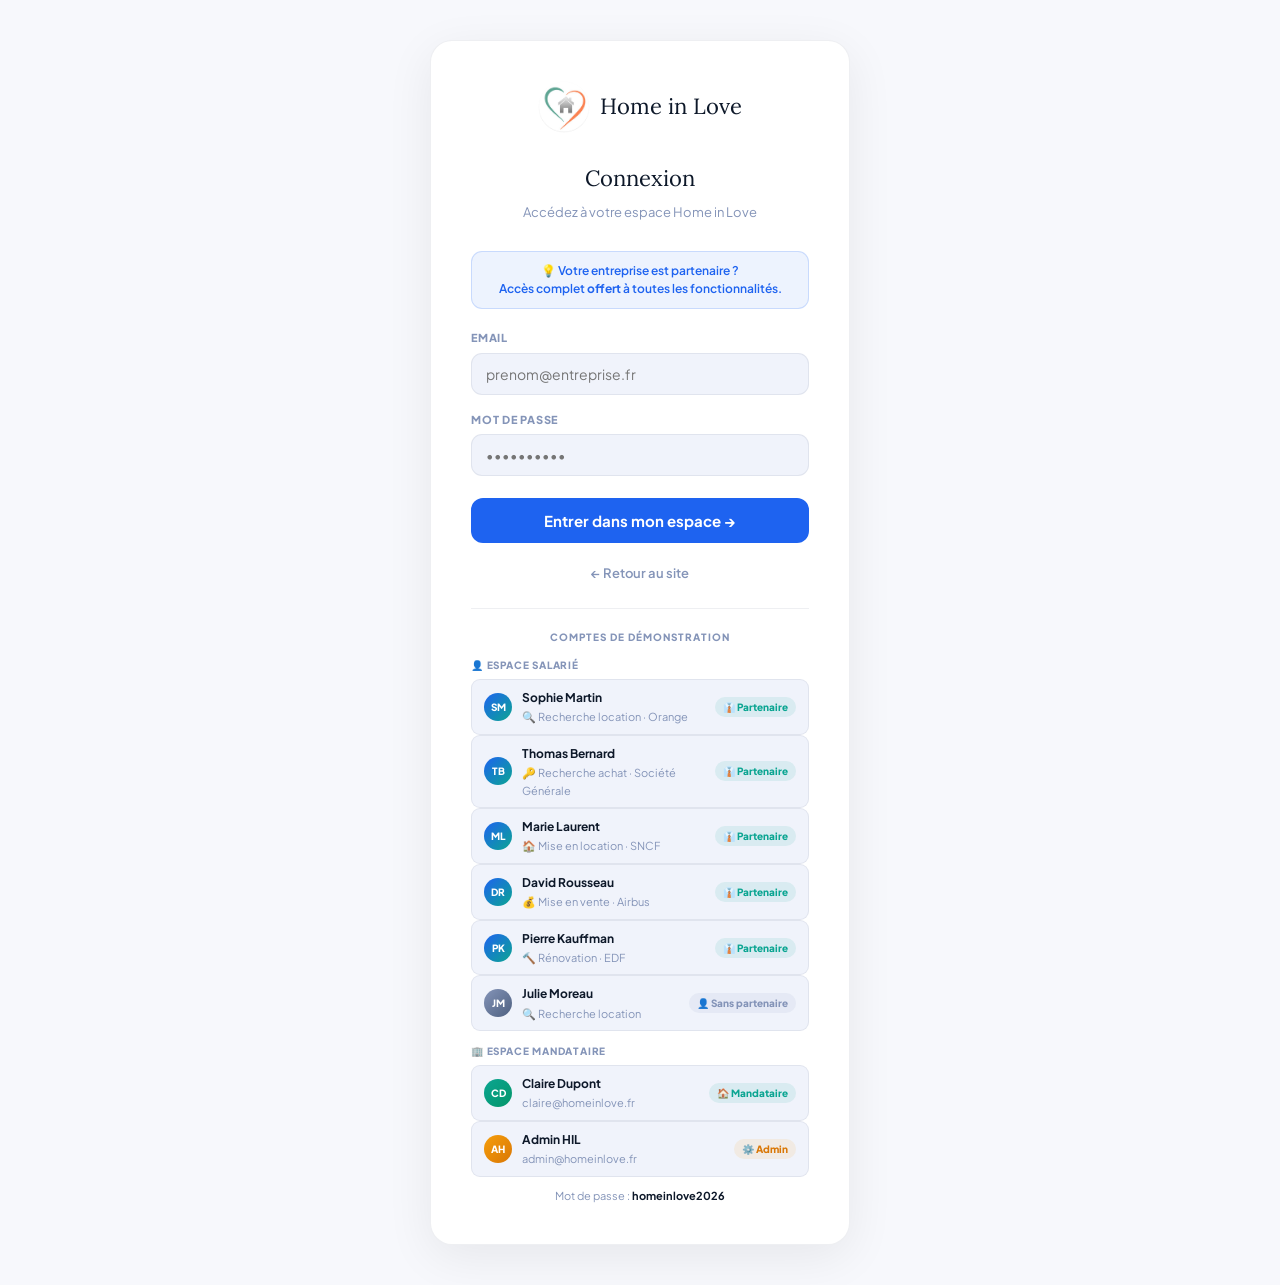
<file: login.html>
<!DOCTYPE html>
<html lang="fr">
<head>
<meta charset="UTF-8">
<meta name="viewport" content="width=device-width, initial-scale=1.0">
<title>Connexion | Home in Love</title>
<link rel="preconnect" href="https://fonts.googleapis.com">
<link rel="preconnect" href="https://fonts.gstatic.com" crossorigin>
<link href="https://fonts.googleapis.com/css2?family=Lora:ital,wght@0,400;0,600;1,400&family=Plus+Jakarta+Sans:wght@400;600;700;800&display=swap" rel="stylesheet">
<link rel="stylesheet" href="css/base.css">
<style>
  body {
    min-height: 100vh;
    display: flex;
    flex-direction: column;
    background: var(--bg);
  }
  .login-wrap {
    flex: 1;
    display: flex;
    align-items: center;
    justify-content: center;
    padding: 40px 20px;
  }
  .login-card {
    background: var(--surf);
    border: 1px solid var(--border);
    border-radius: 22px;
    padding: 40px;
    width: 100%;
    max-width: 420px;
    box-shadow: 0 12px 48px var(--shadow);
    animation: modalUp 0.3s cubic-bezier(.22,1,.36,1);
  }
  @keyframes modalUp {
    from { opacity: 0; transform: translateY(24px); }
    to   { opacity: 1; transform: translateY(0); }
  }
  .login-logo {
    display: flex;
    align-items: center;
    gap: 10px;
    justify-content: center;
    margin-bottom: 28px;
  }
  .login-title {
    font-family: 'Lora', serif;
    font-size: 22px;
    text-align: center;
    color: var(--text);
    margin-bottom: 6px;
  }
  .login-sub {
    text-align: center;
    font-size: 13px;
    color: var(--muted);
    margin-bottom: 28px;
  }
  .form-group { margin-bottom: 16px; }
  .form-group label {
    display: block;
    font-size: 11px;
    font-weight: 800;
    color: var(--muted);
    text-transform: uppercase;
    letter-spacing: 0.07em;
    margin-bottom: 6px;
  }
  .login-notice {
    background: rgba(30,99,240,0.08);
    border: 1px solid rgba(30,99,240,0.18);
    border-radius: 11px;
    padding: 10px 14px;
    font-size: 12px;
    color: #1e63f0;
    font-weight: 600;
    margin-bottom: 20px;
    text-align: center;
    line-height: 1.5;
  }
  .btn-login {
    width: 100%;
    background: #1e63f0;
    color: #fff;
    border: none;
    border-radius: 12px;
    padding: 13px;
    font-family: 'Plus Jakarta Sans', sans-serif;
    font-size: 15px;
    font-weight: 700;
    cursor: pointer;
    transition: all 0.18s;
    margin-top: 6px;
  }
  .btn-login:hover {
    filter: brightness(1.1);
    transform: translateY(-1px);
    box-shadow: 0 8px 24px rgba(30,99,240,0.35);
  }
  .login-error {
    background: rgba(224,36,36,0.08);
    border: 1px solid rgba(224,36,36,0.2);
    border-radius: 10px;
    padding: 10px 14px;
    font-size: 13px;
    color: #e02424;
    font-weight: 600;
    margin-bottom: 16px;
    text-align: center;
    display: none;
  }
  .login-error.visible { display: block; }
  .login-back {
    display: block;
    text-align: center;
    margin-top: 20px;
    font-size: 13px;
    color: var(--muted);
    font-weight: 600;
    text-decoration: none;
    transition: color 0.15s;
  }
  .login-back:hover { color: var(--text); }
  .demo-hint {
    margin-top: 24px;
    border-top: 1px solid var(--border);
    padding-top: 20px;
  }
  .demo-hint-title {
    font-size: 10px;
    font-weight: 800;
    text-transform: uppercase;
    letter-spacing: 0.1em;
    color: var(--muted);
    margin-bottom: 12px;
    text-align: center;
  }
  .demo-accounts { display: flex; flex-direction: column; gap: 6px; }
  .demo-account {
    display: flex;
    align-items: center;
    justify-content: space-between;
    background: var(--surf2);
    border: 1px solid var(--border);
    border-radius: 9px;
    padding: 8px 12px;
    cursor: pointer;
    transition: all 0.15s;
    font-size: 12px;
  }
  .demo-account:hover { border-color: #1e63f0; background: rgba(30,99,240,0.06); }
  .demo-account-left { display: flex; align-items: center; gap: 10px; }
  .demo-avatar {
    width: 28px; height: 28px;
    border-radius: 50%;
    background: linear-gradient(135deg, #1e63f0, #0ba592);
    display: flex; align-items: center; justify-content: center;
    color: #fff; font-size: 10px; font-weight: 800;
    flex-shrink: 0;
  }
  .demo-avatar.no-partner { background: linear-gradient(135deg, #8494b8, #4e6080); }
  .demo-avatar.hil-agent  { background: linear-gradient(135deg, #0ba592, #059669); }
  .demo-avatar.hil-admin  { background: linear-gradient(135deg, #f59e0b, #d97706); }
  .demo-account-name  { font-weight: 700; color: var(--text); }
  .demo-account-projet { color: var(--muted); font-size: 11px; margin-top: 1px; }
  .demo-account-badge {
    font-size: 10px; font-weight: 800;
    padding: 2px 8px; border-radius: 100px; flex-shrink: 0;
  }
  .badge-partner   { background: rgba(11,165,146,0.1);  color: #0ba592; }
  .badge-nopartner { background: rgba(132,148,184,0.1); color: #8494b8; }
  .badge-agent     { background: rgba(11,165,146,0.1);  color: #0ba592; }
  .badge-admin     { background: rgba(245,158,11,0.1);  color: #d97706; }
  .demo-password { text-align: center; font-size: 11px; color: var(--muted); margin-top: 10px; }
  .demo-password strong { color: var(--text); }
  .demo-section-label {
    font-size: 10px; font-weight: 800; text-transform: uppercase;
    letter-spacing: .08em; color: var(--muted);
    margin: 12px 0 6px; text-align: left;
  }
</style>
</head>
<body>

<div class="login-wrap">
  <div class="login-card">

    <!-- Logo -->
    <div class="login-logo">
      <img src="img/hil-logo-round.png" alt="Home in Love" style="width:52px;height:52px;border-radius:50%;object-fit:cover;">
      <span style="font-family:'Lora',serif;font-size:22px;color:var(--text)">Home in Love</span>
    </div>

    <div class="login-title">Connexion</div>
    <div class="login-sub">Accédez à votre espace Home in Love</div>

    <div class="login-notice">
      💡 Votre entreprise est partenaire ? <br>Accès complet <strong>offert</strong> à toutes les fonctionnalités.
    </div>

    <div class="login-error" id="loginError">Email ou mot de passe incorrect.</div>

    <div class="form-group">
      <label>Email</label>
      <input type="email" id="emailInput" placeholder="prenom@entreprise.fr" autocomplete="email">
    </div>
    <div class="form-group">
      <label>Mot de passe</label>
      <input type="password" id="passwordInput" placeholder="••••••••••" autocomplete="current-password">
    </div>

    <button class="btn-login" onclick="handleLogin()">Entrer dans mon espace →</button>

    <a href="index.html" class="login-back">← Retour au site</a>

    <!-- Demo accounts -->
    <div class="demo-hint">
      <div class="demo-hint-title">Comptes de démonstration</div>
      <div id="demoAccounts"></div>
      <div class="demo-password">Mot de passe : <strong>homeinlove2026</strong></div>
    </div>

  </div>
</div>

<script src="js/auth.js"></script>
<script>
  authLogoutOnLoginPage();

  const projetLabels = {
    location:       '🔍 Recherche location',
    achat:          '🔑 Recherche achat',
    'mise-location':'🏠 Mise en location',
    vente:          '💰 Mise en vente',
    renovation:     '🔨 Rénovation',
    investissement: '📈 Investissement',
    gestion:        '🏘️ Gestion locative',
  };

  const container = document.getElementById('demoAccounts');

  // Salariés
  const labelSal = document.createElement('div');
  labelSal.className = 'demo-section-label';
  labelSal.textContent = '👤 Espace salarié';
  container.appendChild(labelSal);

  DEMO_USERS.filter(u => u.role === 'salarie' || !u.role).forEach(u => {
    const div = document.createElement('div');
    div.className = 'demo-account';
    div.onclick = () => {
      document.getElementById('emailInput').value    = u.email;
      document.getElementById('passwordInput').value = DEMO_PASSWORD;
    };
    div.innerHTML = `
      <div class="demo-account-left">
        <div class="demo-avatar ${u.partenaire ? '' : 'no-partner'}">${u.avatar}</div>
        <div>
          <div class="demo-account-name">${u.prenom} ${u.nom}</div>
          <div class="demo-account-projet">${projetLabels[u.projetType] || '📋 Autre'}${u.entreprise ? ' · ' + u.entreprise : ''}</div>
        </div>
      </div>
      <div class="demo-account-badge ${u.partenaire ? 'badge-partner' : 'badge-nopartner'}">
        ${u.partenaire ? '👔 Partenaire' : '👤 Sans partenaire'}
      </div>
    `;
    container.appendChild(div);
  });

  // Équipe HIL
  const labelHIL = document.createElement('div');
  labelHIL.className = 'demo-section-label';
  labelHIL.textContent = '🏢 Espace mandataire';
  container.appendChild(labelHIL);

  DEMO_USERS.filter(u => u.role === 'mandataire' || u.role === 'admin').forEach(u => {
    const div = document.createElement('div');
    div.className = 'demo-account';
    div.onclick = () => {
      document.getElementById('emailInput').value    = u.email;
      document.getElementById('passwordInput').value = DEMO_PASSWORD;
    };
    div.innerHTML = `
      <div class="demo-account-left">
        <div class="demo-avatar ${u.role === 'admin' ? 'hil-admin' : 'hil-agent'}">${u.avatar}</div>
        <div>
          <div class="demo-account-name">${u.prenom} ${u.nom}</div>
          <div class="demo-account-projet">${u.email}</div>
        </div>
      </div>
      <div class="demo-account-badge ${u.role === 'admin' ? 'badge-admin' : 'badge-agent'}">
        ${u.role === 'admin' ? '⚙️ Admin' : '🏠 Mandataire'}
      </div>
    `;
    container.appendChild(div);
  });

  function handleLogin() {
    const email    = document.getElementById('emailInput').value.trim();
    const password = document.getElementById('passwordInput').value;
    const error    = document.getElementById('loginError');
    error.classList.remove('visible');

    const user = authLoginAndRedirect(email, password);
    if (!user) {
      error.classList.add('visible');
      document.getElementById('passwordInput').value = '';
    }
  }

  document.getElementById('passwordInput').addEventListener('keydown', e => {
    if (e.key === 'Enter') handleLogin();
  });
  document.getElementById('emailInput').addEventListener('keydown', e => {
    if (e.key === 'Enter') handleLogin();
  });
</script>
</body>
</html>
</file>
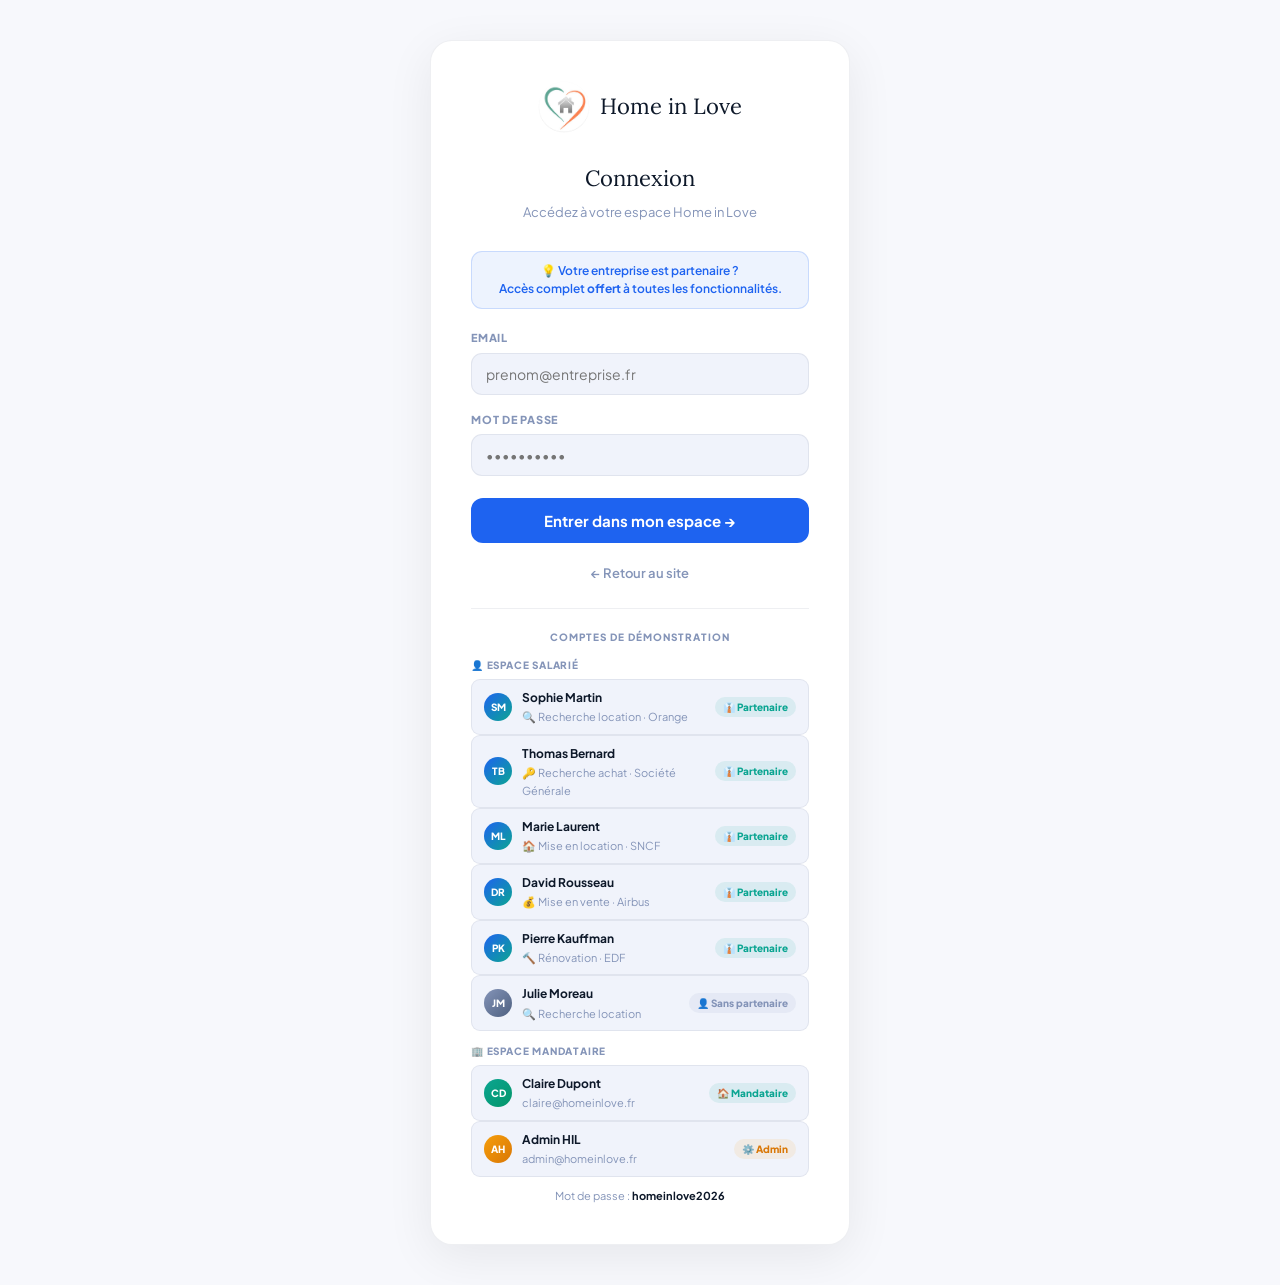
<file: mandataire.html>
<!DOCTYPE html>
<html lang="fr">
<head>
  <meta charset="UTF-8" />
  <meta name="viewport" content="width=device-width, initial-scale=1.0" />
  <title>Espace Mandataire — Home in Love</title>
  <link rel="stylesheet" href="css/base.css" />
  <link rel="stylesheet" href="css/mandataire.css" />
  <link rel="preconnect" href="https://fonts.googleapis.com" />
  <link href="https://fonts.googleapis.com/css2?family=Lora:ital,wght@0,400;0,600;1,400&family=Plus+Jakarta+Sans:wght@400;500;600;700;800&display=swap" rel="stylesheet" />
</head>
<body class="light">

  <!-- NAVBAR -->
  <nav class="navbar" id="navbar">
    <div class="nav-inner">
      <a href="index.html" class="logo">
        <img src="img/hil-logo-round.png" alt="Home in Love" class="logo-img" />
        <span class="logo-text" style="font-family:'Lora',serif;font-size:17px;">Home in Love</span>
      </a>
      <div class="nav-center" id="navUserInfo">
        <span class="nav-agent-name" id="navAgentName">—</span>
        <span class="nav-role-badge" id="navRoleBadge">—</span>
      </div>
      <div class="nav-right">
        <button class="btn-theme" id="themeToggle" aria-label="Thème">🌙</button>
        <button class="btn btn-outline btn-sm" onclick="authLogout()">Déconnexion</button>
      </div>
    </div>
  </nav>

  <!-- HEADER -->
  <div class="mand-header">
    <div class="container">
      <div class="mand-header-inner">
        <div>
          <h1 class="mand-title" id="pageTitle">Mes dossiers</h1>
          <p class="mand-sub" id="pageSubtitle">Chargement…</p>
        </div>
        <div class="mand-header-stats" id="headerStats"></div>
      </div>

      <!-- FILTRES -->
      <div class="mand-filters">
        <div class="filter-group">
          <span class="filter-label">Statut :</span>
          <button class="filter-btn active" data-filter="statut" data-val="tous">Tous</button>
          <button class="filter-btn" data-filter="statut" data-val="actif">🟢 Actif</button>
          <button class="filter-btn" data-filter="statut" data-val="en_attente">🟠 En attente</button>
          <button class="filter-btn" data-filter="statut" data-val="non_actif">🔴 Non actif</button>
        </div>
        <div class="filter-group">
          <span class="filter-label">Partenariat :</span>
          <button class="filter-btn active" data-filter="partenaire" data-val="tous">Tous</button>
          <button class="filter-btn" data-filter="partenaire" data-val="oui">✨ Partenaire</button>
          <button class="filter-btn" data-filter="partenaire" data-val="non">Non partenaire</button>
        </div>
        <!-- Admin uniquement -->
        <div class="filter-group" id="filterAgent" style="display:none">
          <span class="filter-label">Agent :</span>
          <select class="filter-select" id="filterAgentSelect">
            <option value="tous">Tous les agents</option>
          </select>
        </div>
      </div>
    </div>
  </div>

  <!-- KANBAN -->
  <div class="kanban-wrapper">
    <div class="kanban-board" id="kanbanBoard">
      <!-- Colonnes générées par JS -->
    </div>
  </div>

  <!-- MODAL DÉTAIL DOSSIER -->
  <div class="modal-bg" id="modalDossier" hidden>
    <div class="modal-box modal-large">
      <div class="modal-header">
        <div>
          <div class="modal-tag" id="modalDossierTag">Dossier</div>
          <h2 class="modal-title" id="modalDossierTitle">—</h2>
          <p class="modal-sub" id="modalDossierSub">—</p>
        </div>
        <button class="modal-close" onclick="closeDossierModal()">✕</button>
      </div>
      <div class="modal-dossier-body" id="modalDossierBody">
        <!-- Contenu dynamique -->
      </div>
    </div>
  </div>

  <!-- MODAL ASSIGNER (admin) -->
  <div class="modal-bg" id="modalAssigner" hidden>
    <div class="modal-box">
      <div class="modal-header">
        <div>
          <div class="modal-tag" style="background:var(--accent-l);color:var(--accent)">Admin</div>
          <h2 class="modal-title">Assigner les intervenants</h2>
          <p class="modal-sub" id="assignerDossierName">—</p>
        </div>
        <button class="modal-close" onclick="closeAssignerModal()">✕</button>
      </div>
      <div class="assigner-form">
        <div class="assigner-row">
          <div class="assigner-icon">🏢</div>
          <div class="assigner-field">
            <label>Commercial Lead <span style="font-size:11px;color:var(--muted)">(partenariat entreprise)</span></label>
            <select id="assignLead" class="filter-select w-full"></select>
          </div>
        </div>
        <div class="assigner-row">
          <div class="assigner-icon">👤</div>
          <div class="assigner-field">
            <label>Commercial Sale <span style="font-size:11px;color:var(--muted)">(a conclu la vente)</span></label>
            <select id="assignSale" class="filter-select w-full"></select>
          </div>
        </div>
        <div class="assigner-row">
          <div class="assigner-icon">🏠</div>
          <div class="assigner-field">
            <label>Agent en charge <span style="font-size:11px;color:var(--muted)">(suit le dossier)</span></label>
            <select id="assignAgent" class="filter-select w-full"></select>
          </div>
        </div>
        <div class="assigner-row">
          <div class="assigner-icon">📋</div>
          <div class="assigner-field">
            <label>Colonne Kanban</label>
            <select id="assignColonne" class="filter-select w-full"></select>
          </div>
        </div>
        <div class="assigner-row">
          <div class="assigner-icon">⚡</div>
          <div class="assigner-field">
            <label>Statut</label>
            <select id="assignStatut" class="filter-select w-full">
              <option value="actif">🟢 Actif</option>
              <option value="en_attente">🟠 En attente</option>
              <option value="non_actif">🔴 Non actif</option>
            </select>
          </div>
        </div>
        <button class="btn btn-teal w-full" style="margin-top:8px" onclick="saveAssignment()">Enregistrer →</button>
      </div>
    </div>
  </div>

  <!-- TOAST -->
  <div class="toast" id="toast"></div>

  <script src="js/auth.js"></script>
  <script src="js/mandataire.js"></script>
</body>
</html>
</file>
<file: css/base.css>
/* ─── VARIABLES ──────────────────────────────────────────────────────────── */
:root {
  --accent:   #1e63f0;
  --accent-l: rgba(30,99,240,0.09);
  --teal:     #0ba592;
  --teal-l:   rgba(11,165,146,0.09);
  --gold:     #c47a00;
  --gold-l:   rgba(196,122,0,0.09);
  --green:    #16a34a;
  --green-l:  rgba(22,163,74,0.09);
  --purple:   #7c3aed;
  --purple-l: rgba(124,58,237,0.09);
  --red:      #e02424;

  /* Light theme */
  --bg:      #f7f8fc;
  --surf:    #ffffff;
  --surf2:   #f0f3fb;
  --surf3:   #e6eaf7;
  --border:  rgba(15,30,80,0.07);
  --text:    #0d1829;
  --muted:   #8494b8;
  --shadow:  rgba(0,0,0,0.07);
}

body.dark {
  --bg:      #08111e;
  --surf:    #101826;
  --surf2:   #19243a;
  --surf3:   #212d45;
  --border:  rgba(255,255,255,0.06);
  --text:    #dde4f8;
  --muted:   #4e6080;
  --shadow:  rgba(0,0,0,0.3);
}

/* ─── RESET ──────────────────────────────────────────────────────────────── */
*, *::before, *::after { box-sizing: border-box; margin: 0; padding: 0; }
html { scroll-behavior: smooth; }
body {
  font-family: 'Plus Jakarta Sans', sans-serif;
  background: var(--bg);
  color: var(--text);
  transition: background 0.35s, color 0.35s;
  line-height: 1.6;
}
a { text-decoration: none; color: inherit; }
button { font-family: inherit; cursor: pointer; }
img { max-width: 100%; }
::-webkit-scrollbar { width: 5px; }
::-webkit-scrollbar-thumb { background: var(--surf3); border-radius: 3px; }

/* ─── TYPOGRAPHY ─────────────────────────────────────────────────────────── */
.lora { font-family: 'Lora', serif; }
h1, h2, h3 { font-family: 'Lora', serif; line-height: 1.15; }
h1 { font-size: clamp(32px, 5vw, 58px); font-weight: 600; }
h2 { font-size: clamp(24px, 3.5vw, 38px); font-weight: 600; }
h3 { font-size: 16px; font-weight: 700; font-family: 'Plus Jakarta Sans', sans-serif; }

.text-accent  { color: var(--accent); }
.text-teal    { color: var(--teal); }
.text-gold    { color: var(--gold); }
.text-green   { color: var(--green); }
.text-purple  { color: var(--purple); }
.text-muted   { color: var(--muted); }
.text-center  { text-align: center; }

.gradient-text {
  background: linear-gradient(135deg, var(--accent) 0%, var(--teal) 100%);
  -webkit-background-clip: text;
  -webkit-text-fill-color: transparent;
  background-clip: text;
}

/* ─── LAYOUT ─────────────────────────────────────────────────────────────── */
.container {
  max-width: 1160px;
  margin: 0 auto;
  padding: 0 24px;
}
.section { padding: 72px 0; }
.section-tinted { background: var(--surf2); }

/* ─── CARD ───────────────────────────────────────────────────────────────── */
.card {
  background: var(--surf);
  border: 1px solid var(--border);
  border-radius: 18px;
  transition: box-shadow 0.22s, transform 0.22s;
}
.card-lift:hover {
  transform: translateY(-3px);
  box-shadow: 0 14px 40px var(--shadow);
}

/* ─── BUTTONS ────────────────────────────────────────────────────────────── */
.btn {
  display: inline-flex;
  align-items: center;
  justify-content: center;
  gap: 6px;
  border: none;
  border-radius: 12px;
  font-weight: 700;
  font-size: 14px;
  padding: 11px 22px;
  cursor: pointer;
  transition: all 0.18s;
  letter-spacing: -0.01em;
  white-space: nowrap;
}
.btn-sm  { padding: 8px 16px; font-size: 13px; border-radius: 10px; }
.btn-lg  { padding: 14px 30px; font-size: 15px; }
.w-full  { width: 100%; justify-content: center; }

.btn-primary {
  background: var(--accent);
  color: #fff;
}
.btn-primary:hover {
  filter: brightness(1.1);
  transform: translateY(-1px);
  box-shadow: 0 8px 24px rgba(30,99,240,0.4);
}

.btn-teal {
  background: var(--teal);
  color: #fff;
}
.btn-teal:hover {
  filter: brightness(1.08);
  transform: translateY(-1px);
  box-shadow: 0 8px 24px rgba(11,165,146,0.4);
}

.btn-outline {
  background: transparent;
  color: var(--text);
  border: 1.5px solid var(--border);
}
.btn-outline:hover {
  background: var(--surf2);
  border-color: var(--muted);
}

.btn-ghost {
  background: transparent;
  color: var(--muted);
  border: none;
  font-size: 13px;
  font-weight: 600;
  padding: 6px 10px;
  border-radius: 8px;
}
.btn-ghost:hover { background: var(--surf2); color: var(--text); }

/* ─── NAVBAR ─────────────────────────────────────────────────────────────── */
.navbar {
  position: sticky;
  top: 0;
  z-index: 100;
  background: rgba(var(--bg-rgb, 247,248,252), 0.88);
  backdrop-filter: blur(22px);
  border-bottom: 1px solid var(--border);
  transition: background 0.35s;
}
body.dark .navbar { background: rgba(8,17,30,0.9); }
body.light .navbar { background: rgba(247,248,252,0.9); }

.nav-inner {
  max-width: 1160px;
  margin: 0 auto;
  padding: 0 24px;
  height: 60px;
  display: flex;
  align-items: center;
  gap: 16px;
}

.logo {
  display: flex;
  align-items: center;
  gap: 9px;
  flex-shrink: 0;
}
.logo-mark {
  width: 32px;
  height: 32px;
  border-radius: 9px;
  background: linear-gradient(135deg, var(--accent), var(--teal));
  display: flex;
  align-items: center;
  justify-content: center;
  color: #fff;
  font-size: 16px;
  font-weight: 800;
  overflow: hidden;
}
.logo-mark img { width: 100%; height: 100%; object-fit: cover; }
.logo-text {
  font-family: 'Lora', serif;
  font-size: 19px;
  color: var(--text);
}

.nav-links {
  display: flex;
  align-items: center;
  gap: 2px;
  flex: 1;
  justify-content: center;
}
.nav-link {
  background: transparent;
  border: none;
  padding: 8px 14px;
  border-radius: 10px;
  font-weight: 600;
  font-size: 13px;
  color: var(--muted);
  cursor: pointer;
  transition: all 0.18s;
  text-decoration: none;
  white-space: nowrap;
}
.nav-link:hover, .nav-link.active { color: var(--accent); background: var(--accent-l); }

.nav-right { display: flex; align-items: center; gap: 10px; flex-shrink: 0; }

.btn-theme {
  background: var(--surf2);
  border: 1px solid var(--border);
  border-radius: 9px;
  padding: 6px 10px;
  font-size: 15px;
  cursor: pointer;
  transition: all 0.2s;
}
.btn-theme:hover { background: var(--surf3); }

.nav-burger { display: none; background: none; border: none; font-size: 22px; color: var(--text); cursor: pointer; }

.nav-mobile {
  display: none;
  flex-direction: column;
  border-top: 1px solid var(--border);
  padding: 8px 16px 12px;
}
.nav-mobile.open { display: flex; }
.nav-mobile-link {
  padding: 10px 8px;
  font-weight: 600;
  font-size: 14px;
  color: var(--text);
  border-bottom: 1px solid var(--border);
  text-decoration: none;
}
.nav-mobile-link:last-child { border: none; }

@media (max-width: 768px) {
  .nav-links, .nav-right { display: none; }
  .nav-burger { display: block; margin-left: auto; }
}

/* ─── SECTION HEADER ─────────────────────────────────────────────────────── */
.section-header { text-align: center; margin-bottom: 48px; }
.section-label {
  font-size: 11px;
  font-weight: 800;
  text-transform: uppercase;
  letter-spacing: 0.09em;
  margin-bottom: 10px;
}
.section-title { color: var(--text); margin-bottom: 8px; }
.section-sub { color: var(--muted); font-size: 15px; }

/* ─── GRIDS ──────────────────────────────────────────────────────────────── */
.grid-2 { display: grid; grid-template-columns: 1fr 1fr; gap: 20px; }
.grid-3 { display: grid; grid-template-columns: repeat(3, 1fr); gap: 20px; }
.grid-4 { display: grid; grid-template-columns: repeat(4, 1fr); gap: 16px; }

@media (max-width: 1024px) { .grid-4 { grid-template-columns: repeat(2, 1fr); } }
@media (max-width: 768px)  { .grid-3, .grid-2 { grid-template-columns: 1fr; } }
@media (max-width: 640px)  { .grid-4 { grid-template-columns: 1fr; } }

/* ─── BADGES & TAGS ──────────────────────────────────────────────────────── */
.badge {
  display: inline-flex;
  align-items: center;
  padding: 3px 10px;
  border-radius: 100px;
  font-size: 11px;
  font-weight: 800;
  letter-spacing: 0.02em;
}
.badge-green { background: var(--green-l); color: var(--green); border: 1px solid rgba(22,163,74,0.2); }
.badge-teal  { background: var(--teal-l);  color: var(--teal);  border: 1px solid rgba(11,165,146,0.2); }
.badge-gold  { background: var(--gold-l);  color: var(--gold);  border: 1px solid rgba(196,122,0,0.2); }
.badge-accent{ background: var(--accent-l);color: var(--accent);border: 1px solid rgba(30,99,240,0.2); }

.tag {
  display: inline-flex;
  align-items: center;
  padding: 3px 9px;
  border-radius: 100px;
  font-size: 11px;
  font-weight: 700;
}
.tag-accent { background: var(--accent-l); color: var(--accent); }
.tag-teal   { background: var(--teal-l);   color: var(--teal); }
.tag-gold   { background: var(--gold-l);   color: var(--gold); }
.tag-purple { background: var(--purple-l); color: var(--purple); }
.tag { background: var(--surf2); color: var(--muted); }

/* ─── ICON BACKGROUNDS ───────────────────────────────────────────────────── */
.accent-bg { background: var(--accent-l); }
.teal-bg   { background: var(--teal-l); }
.gold-bg   { background: var(--gold-l); }
.purple-bg { background: var(--purple-l); }

/* ─── PROGRESS BAR ───────────────────────────────────────────────────────── */
.progress-bar {
  height: 6px;
  background: var(--surf3);
  border-radius: 100px;
  overflow: hidden;
}
.progress-fill {
  height: 100%;
  background: linear-gradient(90deg, var(--accent), var(--teal));
  border-radius: 100px;
  transition: width 0.6s cubic-bezier(.22,1,.36,1);
}

/* ─── FORMS ──────────────────────────────────────────────────────────────── */
input, textarea, select {
  background: var(--surf2);
  border: 1.5px solid var(--border);
  border-radius: 11px;
  padding: 11px 14px;
  font-size: 14px;
  color: var(--text);
  width: 100%;
  outline: none;
  transition: border 0.2s;
  font-family: inherit;
}
input:focus, textarea:focus, select:focus {
  border-color: var(--accent);
  box-shadow: 0 0 0 3px rgba(30,99,240,0.12);
}
select { appearance: none; cursor: pointer; }
label {
  display: block;
  font-size: 11px;
  font-weight: 800;
  color: var(--muted);
  margin-bottom: 5px;
  text-transform: uppercase;
  letter-spacing: 0.07em;
}
textarea { resize: vertical; }

/* ─── MODAL ──────────────────────────────────────────────────────────────── */
.modal-bg {
  position: fixed;
  inset: 0;
  background: rgba(0,0,0,0.55);
  backdrop-filter: blur(10px);
  z-index: 300;
  display: flex;
  align-items: center;
  justify-content: center;
  animation: fadeIn 0.2s;
}
.modal-bg[hidden] { display: none; }

.modal-box {
  background: var(--surf);
  border-radius: 22px;
  padding: 32px;
  width: 92%;
  max-width: 500px;
  border: 1px solid var(--border);
  animation: modalUp 0.28s cubic-bezier(.22,1,.36,1);
  max-height: 90vh;
  overflow-y: auto;
}

.modal-header {
  display: flex;
  justify-content: space-between;
  align-items: flex-start;
  margin-bottom: 20px;
  gap: 12px;
}
.modal-title { font-size: 20px; color: var(--text); margin-bottom: 4px; }
.modal-sub   { font-size: 13px; color: var(--muted); }
.modal-tag   { display: inline-block; padding: 3px 10px; border-radius: 7px; font-size: 11px; font-weight: 800; text-transform: uppercase; letter-spacing: 0.06em; margin-bottom: 8px; }

.modal-close {
  background: var(--surf2);
  border: none;
  border-radius: 8px;
  padding: 6px 10px;
  font-size: 16px;
  color: var(--muted);
  cursor: pointer;
  flex-shrink: 0;
  transition: all 0.15s;
}
.modal-close:hover { background: var(--surf3); color: var(--text); }

.modal-notice {
  background: var(--accent-l);
  border: 1px solid rgba(30,99,240,0.2);
  border-radius: 11px;
  padding: 10px 14px;
  font-size: 13px;
  color: var(--accent);
  font-weight: 600;
  margin-bottom: 20px;
}

.modal-form { display: flex; flex-direction: column; gap: 16px; }
.form-row { display: grid; grid-template-columns: 1fr 1fr; gap: 12px; }
.form-group { display: flex; flex-direction: column; }
.form-note { text-align: center; font-size: 11px; color: var(--muted); margin-top: -8px; }

@media (max-width: 520px) { .form-row { grid-template-columns: 1fr; } }

.form-success {
  text-align: center;
  padding: 20px 0;
}
.success-icon { font-size: 52px; margin-bottom: 12px; }
.form-success h3 { font-size: 22px; color: var(--text); margin-bottom: 8px; }
.form-success p  { color: var(--muted); font-size: 14px; }

/* ─── FOOTER ─────────────────────────────────────────────────────────────── */
.footer {
  border-top: 1px solid var(--border);
  padding: 28px 0;
  margin-top: 40px;
}
.footer-links {
  display: flex;
  justify-content: center;
  gap: 20px;
  flex-wrap: wrap;
  margin-bottom: 12px;
}
.footer-links a {
  font-size: 13px;
  color: var(--muted);
  font-weight: 600;
  transition: color 0.18s;
}
.footer-links a:hover { color: var(--text); }
.footer-copy { text-align: center; font-size: 12px; color: var(--muted); }

/* ─── ANIMATIONS ─────────────────────────────────────────────────────────── */
@keyframes fadeIn  { from { opacity: 0; } to { opacity: 1; } }
@keyframes modalUp { from { transform: translateY(36px); opacity: 0; } to { transform: translateY(0); opacity: 1; } }
@keyframes slideIn { from { opacity: 0; transform: translateY(14px); } to { opacity: 1; transform: translateY(0); } }
@keyframes pulse   { 0%,100%{box-shadow:0 0 0 0 rgba(30,99,240,0.4)} 50%{box-shadow:0 0 0 8px rgba(30,99,240,0)} }

.anim-in { animation: slideIn 0.32s cubic-bezier(.22,1,.36,1); }

/* ─── UTILS ──────────────────────────────────────────────────────────────── */
.link-accent { color: var(--accent); font-weight: 700; text-decoration: underline; }
.link-accent:hover { opacity: 0.8; }

.logo-mark { width:36px;height:36px;border-radius:50%;overflow:hidden;display:flex;align-items:center;justify-content:center; }
.logo-mark img { width:100%;height:100%;object-fit:cover; }
.logo-img { width:36px;height:36px;border-radius:50%;object-fit:cover;flex-shrink:0; }
</file>
<file: css/salarie.css>
/* ─── HERO SALARIÉ ───────────────────────────────────────────────────────── */
.hero {
  position: relative;
  overflow: hidden;
  background: var(--bg);
  padding: 88px 0 72px;
}
.hero-glow {
  position: absolute;
  top: -20%;
  left: 50%;
  transform: translateX(-50%);
  width: 800px;
  height: 600px;
  background: radial-gradient(ellipse, rgba(30,99,240,0.1) 0%, transparent 65%);
  pointer-events: none;
}
.hero-badge {
  display: inline-flex;
  align-items: center;
  gap: 8px;
  background: var(--accent-l);
  border: 1px solid rgba(30,99,240,0.2);
  border-radius: 100px;
  padding: 5px 14px;
  margin-bottom: 24px;
  font-size: 12px;
  font-weight: 800;
  color: var(--accent);
  letter-spacing: 0.05em;
}
.badge-dot {
  width: 6px;
  height: 6px;
  border-radius: 50%;
  background: var(--accent);
  animation: pulse 2s infinite;
}
.hero-title {
  margin-bottom: 20px;
  color: var(--text);
}
.hero-title em {
  font-style: italic;
  font-family: 'Lora', serif;
}
.hero-sub {
  font-size: 17px;
  color: var(--muted);
  max-width: 500px;
  margin: 0 auto 44px;
  line-height: 1.75;
}

/* ─── COVERAGE CHECKER ───────────────────────────────────────────────────── */
.coverage-box {
  padding: 24px;
  max-width: 520px;
  margin: 0 auto 20px;
  text-align: left;
}
.coverage-label {
  font-size: 13px;
  font-weight: 800;
  color: var(--muted);
  text-transform: uppercase;
  letter-spacing: 0.07em;
  margin-bottom: 12px;
}
.coverage-row {
  display: flex;
  gap: 10px;
  margin-bottom: 16px;
}
.coverage-input {
  flex: 1;
  background: var(--surf2);
  border: 2px solid var(--border);
  border-radius: 12px;
  padding: 12px 16px;
  font-size: 15px;
  color: var(--text);
  outline: none;
  transition: border 0.2s;
  font-family: inherit;
}
.coverage-input:focus {
  border-color: var(--accent);
  box-shadow: 0 0 0 4px rgba(30,99,240,0.12);
}
.coverage-note {
  font-size: 12px;
  color: var(--muted);
  line-height: 1.5;
}
.coverage-note strong { color: var(--text); }

.coverage-result {
  border-radius: 12px;
  padding: 13px 16px;
  display: flex;
  align-items: center;
  gap: 12px;
  margin-bottom: 14px;
  animation: slideIn 0.25s;
}
.coverage-result.covered {
  background: var(--green-l);
  border: 1px solid rgba(22,163,74,0.25);
}
.coverage-result.not-covered {
  background: var(--accent-l);
  border: 1px solid rgba(30,99,240,0.2);
}
.coverage-result-icon { font-size: 22px; flex-shrink: 0; }
.coverage-result-body { flex: 1; }
.coverage-result-title { font-weight: 800; font-size: 14px; }
.coverage-result.covered .coverage-result-title { color: var(--green); }
.coverage-result.not-covered .coverage-result-title { color: var(--accent); }
.coverage-result-sub { font-size: 12px; color: var(--muted); margin-top: 2px; }
.coverage-result-sub a { color: var(--accent); text-decoration: underline; font-weight: 700; }
.coverage-result .btn { flex-shrink: 0; font-size: 12px; padding: 8px 14px; }

/* ─── STEPS ──────────────────────────────────────────────────────────────── */
.card-step { padding: 28px; }
.step-num {
  font-size: 11px;
  font-weight: 800;
  text-transform: uppercase;
  letter-spacing: 0.08em;
  margin-bottom: 14px;
  display: block;
}
.step-icon { font-size: 32px; margin-bottom: 14px; }
.card-step h3 { margin-bottom: 8px; }
.card-step p { color: var(--muted); font-size: 14px; line-height: 1.65; }
.step-note { font-size: 12px; font-weight: 700; margin-top: 12px !important; }

/* ─── PRICING ────────────────────────────────────────────────────────────── */
.pricing-grid {
  display: grid;
  grid-template-columns: 1fr 1fr;
  gap: 20px;
  max-width: 760px;
  margin: 0 auto;
}
@media (max-width: 640px) { .pricing-grid { grid-template-columns: 1fr; } }

.plan { padding: 28px; position: relative; overflow: hidden; }
.plan-featured {
  border-color: var(--accent) !important;
}
body.light .plan-featured { background: linear-gradient(160deg, #eef3ff, #ffffff); }
body.dark  .plan-featured { background: linear-gradient(160deg, #0d1a40, #101826); }

.plan-badge {
  position: absolute;
  top: 0; right: 0;
  background: linear-gradient(135deg, var(--accent), var(--teal));
  color: #fff;
  font-size: 10px;
  font-weight: 800;
  padding: 6px 16px;
  border-radius: 0 18px 0 12px;
  letter-spacing: 0.04em;
}
.plan-sub {
  font-size: 12px;
  font-weight: 700;
  color: var(--muted);
  text-transform: uppercase;
  letter-spacing: 0.07em;
  margin-bottom: 6px;
}
.plan-name { font-size: 22px; font-family: 'Lora', serif; color: var(--text); margin-bottom: 14px; }
.plan-price {
  display: flex;
  align-items: baseline;
  gap: 4px;
  margin-bottom: 20px;
}
.price-amount { font-size: 36px; font-weight: 800; }
.price-period { font-size: 13px; color: var(--muted); }
.plan-features {
  list-style: none;
  border-top: 1px solid var(--border);
  padding-top: 18px;
  margin-bottom: 22px;
  display: flex;
  flex-direction: column;
  gap: 9px;
}
.plan-features li {
  font-size: 13px;
  color: var(--muted);
  padding-left: 20px;
  position: relative;
  line-height: 1.5;
}
.plan-features li::before {
  content: '✓';
  position: absolute;
  left: 0;
  color: var(--accent);
  font-weight: 800;
  font-size: 12px;
}
.plan-featured .plan-features li::before { color: var(--teal); }

.pricing-note {
  text-align: center;
  color: var(--muted);
  font-size: 13px;
  margin-top: 20px;
}

/* ─── USE CASES ──────────────────────────────────────────────────────────── */
.card-usecase {
  padding: 24px;
  cursor: pointer;
}
.usecase-icon {
  width: 46px;
  height: 46px;
  border-radius: 14px;
  display: flex;
  align-items: center;
  justify-content: center;
  font-size: 22px;
  margin-bottom: 16px;
}
.card-usecase h3 { margin-bottom: 8px; }
.card-usecase p  { color: var(--muted); font-size: 13px; line-height: 1.6; margin-bottom: 14px; }
.tags { display: flex; flex-wrap: wrap; gap: 5px; }

/* ─── TESTIMONIALS ───────────────────────────────────────────────────────── */
.card-testimonial { padding: 26px; }
.stars { color: #f59e0b; font-size: 14px; margin-bottom: 14px; letter-spacing: 2px; }
.testimonial-text {
  color: var(--text);
  font-size: 14px;
  line-height: 1.7;
  font-style: italic;
  margin-bottom: 18px;
}
.testimonial-author { display: flex; align-items: center; gap: 10px; }
.author-avatar {
  width: 36px;
  height: 36px;
  border-radius: 50%;
  background: linear-gradient(135deg, var(--accent), var(--teal));
  display: flex;
  align-items: center;
  justify-content: center;
  color: #fff;
  font-size: 12px;
  font-weight: 800;
  flex-shrink: 0;
}
.author-name { font-weight: 700; font-size: 13px; }
.author-role { font-size: 12px; color: var(--muted); }

/* ─── CTA ────────────────────────────────────────────────────────────────── */
.cta-section { text-align: center; }
.cta-title { margin-bottom: 14px; }
.cta-sub { color: var(--muted); font-size: 16px; margin-bottom: 30px; }
.cta-btns { display: flex; gap: 12px; justify-content: center; flex-wrap: wrap; }
.cta-micro { font-size: 12px; color: var(--muted); margin-top: 14px; }
</file>
<file: css/dashboard.css>
/* ─── dashboard.css — Timonia Dashboard ─────────────────────────────────────
   Extends Base.css — requires Plus Jakarta Sans + Lora + Base.css
   ─────────────────────────────────────────────────────────────────────────── */

/* ─── APP SHELL ─────────────────────────────────────────────────────────── */
.app-shell { display: flex; min-height: calc(100vh - 60px); }

/* ─── NAVBAR ────────────────────────────────────────────────────────────── */
.navbar {
  position: sticky; top: 0; z-index: 100;
  background: rgba(247,248,252,0.94);
  backdrop-filter: blur(22px);
  border-bottom: 1px solid var(--border);
  transition: background 0.35s;
}
body.dark .navbar { background: rgba(8,17,30,0.94); }
.nav-inner {
  padding: 0 24px; height: 60px;
  display: flex; align-items: center; gap: 14px;
}
.logo { display: flex; align-items: center; gap: 9px; text-decoration: none; }
.logo-mark {
  width: 32px; height: 32px; border-radius: 9px;
  background: linear-gradient(135deg, var(--accent), var(--teal));
  display: flex; align-items: center; justify-content: center;
  color: #fff; font-size: 15px; font-weight: 800;
}
.logo-text { font-family: 'Lora', serif; font-size: 19px; color: var(--text); }
.logo-text span { color: var(--accent); font-style: italic; }

.nav-user {
  display: flex; align-items: center; gap: 8px;
  margin-left: auto;
}
.nav-avatar {
  width: 32px; height: 32px; border-radius: 50%;
  background: linear-gradient(135deg, var(--accent), var(--teal));
  display: flex; align-items: center; justify-content: center;
  color: #fff; font-size: 11px; font-weight: 800;
}
.nav-user-info { line-height: 1.2; }
.nav-user-name { font-size: 13px; font-weight: 700; color: var(--text); }
.nav-user-company { font-size: 11px; color: var(--muted); }
.nav-partner-badge {
  display: inline-flex; align-items: center; gap: 4px;
  padding: 3px 9px; border-radius: 100px;
  font-size: 10px; font-weight: 800;
  background: var(--teal-l); color: var(--teal);
  border: 1px solid rgba(11,165,146,0.2);
}
.nav-right { display: flex; align-items: center; gap: 8px; }
.btn-theme {
  background: var(--surf2); border: 1px solid var(--border);
  border-radius: 9px; padding: 6px 10px; font-size: 15px;
  cursor: pointer; transition: all 0.2s;
}
.btn-theme:hover { background: var(--surf3); }
.btn-logout {
  background: transparent; border: 1.5px solid var(--border);
  border-radius: 9px; padding: 6px 12px; font-size: 12px;
  font-weight: 700; color: var(--muted); cursor: pointer;
  transition: all 0.15s; font-family: inherit;
}
.btn-logout:hover { color: var(--red); border-color: var(--red); background: rgba(224,36,36,0.06); }

/* ─── SIDEBAR ───────────────────────────────────────────────────────────── */
.dash-sidebar {
  width: 260px; flex-shrink: 0; background: var(--surf);
  border-right: 1px solid var(--border);
  display: flex; flex-direction: column;
  position: sticky; top: 60px;
  height: calc(100vh - 60px); overflow-y: auto;
}
.sidebar-section { padding: 16px 16px 8px; border-bottom: 1px solid var(--border); }
.sidebar-section-label {
  font-size: 10px; font-weight: 800; text-transform: uppercase;
  letter-spacing: 0.1em; color: var(--muted); margin-bottom: 4px;
  display: flex; align-items: center; gap: 6px;
}
.sidebar-section-label .partner-dot {
  width: 6px; height: 6px; border-radius: 50%; background: var(--teal);
}
.sidebar-section-label .no-partner-dot {
  width: 6px; height: 6px; border-radius: 50%; background: var(--muted);
}
.project-list { padding: 4px 0; }
.project-item {
  display: flex; align-items: flex-start; gap: 10px;
  padding: 10px 16px; cursor: pointer;
  border-left: 3px solid transparent;
  transition: all 0.15s; color: var(--text);
}
.project-item:hover { background: var(--surf2); }
.project-item.active { border-left-color: var(--accent); background: var(--accent-l); }
.project-item.active .proj-item-name { color: var(--accent); }
.proj-type-dot { width: 8px; height: 8px; border-radius: 50%; flex-shrink: 0; margin-top: 5px; }
.proj-item-name { font-size: 13px; font-weight: 600; line-height: 1.3; }
.proj-item-meta { font-size: 11px; color: var(--muted); margin-top: 2px; }
.proj-item-status {
  font-size: 10px; font-weight: 700; padding: 2px 7px;
  border-radius: 100px; margin-top: 4px; display: inline-block;
}
.status-en-cours { background: var(--accent-l); color: var(--accent); }
.status-termine  { background: var(--green-l);  color: var(--green); }

/* Locked project (no partner) */
.project-item.locked { opacity: 0.6; }
.project-item.locked:hover { background: var(--surf2); }
.lock-icon { font-size: 11px; color: var(--muted); margin-left: auto; flex-shrink: 0; }

/* ─── MAIN ──────────────────────────────────────────────────────────────── */
.dash-main { flex: 1; min-width: 0; overflow-y: auto; }

/* ─── PROJECT HEADER ────────────────────────────────────────────────────── */
.proj-header {
  background: linear-gradient(135deg, #0d1829 0%, #1a2d50 100%);
  color: #fff; padding: 28px 36px 24px;
  position: relative; overflow: hidden;
}
.proj-header::after {
  content: ''; position: absolute; top: -60px; right: -60px;
  width: 220px; height: 220px; border-radius: 50%;
  background: var(--accent); opacity: 0.07; pointer-events: none;
}
.proj-header-badge {
  display: inline-flex; align-items: center; gap: 6px;
  padding: 3px 12px; border-radius: 100px;
  font-size: 11px; font-weight: 800; letter-spacing: 0.06em;
  text-transform: uppercase;
  background: rgba(255,255,255,0.1); border: 1px solid rgba(255,255,255,0.18);
  color: #fff; margin-bottom: 10px;
}
.proj-header-title {
  font-family: 'Lora', serif;
  font-size: clamp(16px, 2vw, 22px);
  font-weight: 600; margin-bottom: 10px; line-height: 1.3;
}
.proj-header-meta {
  display: flex; flex-wrap: wrap; gap: 16px;
  font-size: 12px; opacity: 0.7; margin-bottom: 18px;
}
.proj-header-meta span { display: flex; align-items: center; gap: 5px; }
.proj-progress-row {
  display: flex; justify-content: space-between;
  font-size: 11px; opacity: 0.6; margin-bottom: 5px;
}
.proj-progress-bar {
  height: 4px; background: rgba(255,255,255,0.15);
  border-radius: 100px; overflow: hidden; margin-bottom: 20px;
}
.proj-progress-fill {
  height: 100%;
  background: linear-gradient(90deg, var(--accent), var(--teal));
  border-radius: 100px;
  transition: width 0.6s cubic-bezier(.22,1,.36,1);
}
.proj-cta-row { display: flex; gap: 10px; flex-wrap: wrap; }
.btn-cta {
  display: inline-flex; align-items: center; gap: 7px;
  padding: 9px 16px; border-radius: 11px; font-size: 12px;
  font-weight: 700; border: none; cursor: pointer;
  transition: all 0.18s; font-family: inherit; white-space: nowrap;
}
.btn-cta-primary { background: var(--accent); color: #fff; }
.btn-cta-primary:hover { filter: brightness(1.12); transform: translateY(-1px); box-shadow: 0 6px 20px rgba(30,99,240,0.4); }
.btn-cta-teal { background: var(--teal); color: #fff; }
.btn-cta-teal:hover { filter: brightness(1.08); transform: translateY(-1px); }
.btn-cta-ghost { background: rgba(255,255,255,0.1); color: #fff; border: 1px solid rgba(255,255,255,0.25); }
.btn-cta-ghost:hover { background: rgba(255,255,255,0.2); }

/* ─── TABS ──────────────────────────────────────────────────────────────── */
.dash-tabs {
  display: flex; gap: 2px; padding: 0 28px;
  border-bottom: 1px solid var(--border); background: var(--surf);
  overflow-x: auto;
}
.dash-tab {
  padding: 13px 16px; font-size: 13px; font-weight: 600;
  cursor: pointer; border: none; background: transparent;
  color: var(--muted); border-bottom: 2px solid transparent;
  margin-bottom: -1px; transition: all 0.15s;
  display: flex; align-items: center; gap: 6px;
  font-family: inherit; white-space: nowrap;
}
.dash-tab:hover { color: var(--text); }
.dash-tab.active { color: var(--accent); border-bottom-color: var(--accent); }
.tab-pane { display: none; padding: 24px 28px; }
.tab-pane.active { display: block; animation: fadeInTab 0.2s ease; }
@keyframes fadeInTab { from { opacity: 0; transform: translateY(6px); } to { opacity: 1; transform: translateY(0); } }

/* ─── BILAN TAB ─────────────────────────────────────────────────────────── */
.bilan-wrap { display: flex; flex-direction: column; gap: 20px; }

/* Budget card */
.budget-card {
  background: var(--surf); border: 1px solid var(--border);
  border-radius: 16px; padding: 20px 24px;
}
.budget-card-header {
  display: flex; align-items: center; justify-content: space-between;
  margin-bottom: 14px; flex-wrap: wrap; gap: 10px;
}
.budget-card-title {
  font-size: 11px; font-weight: 800; text-transform: uppercase;
  letter-spacing: 0.1em; color: var(--muted);
}
.budget-amount-row { display: flex; align-items: center; gap: 10px; }
.budget-amount {
  font-family: 'Lora', serif; font-size: 28px; font-weight: 600;
  color: var(--text);
}
.budget-edit-btn {
  background: var(--surf2); border: 1px solid var(--border);
  border-radius: 7px; padding: 4px 8px; font-size: 12px;
  cursor: pointer; color: var(--muted); transition: all 0.15s;
  font-family: inherit;
}
.budget-edit-btn:hover { border-color: var(--accent); color: var(--accent); }
.budget-edit-input {
  font-family: 'Lora', serif; font-size: 24px; font-weight: 600;
  background: var(--surf2); border: 2px solid var(--accent);
  border-radius: 10px; padding: 4px 12px; color: var(--text);
  width: 180px; outline: none;
}
.budget-progress-label {
  display: flex; justify-content: space-between;
  font-size: 12px; color: var(--muted); margin-bottom: 6px;
}
.budget-progress-bar {
  height: 8px; background: var(--surf3); border-radius: 100px; overflow: hidden;
}
.budget-progress-fill {
  height: 100%; border-radius: 100px;
  transition: width 0.6s cubic-bezier(.22,1,.36,1);
}
.budget-progress-fill.green  { background: linear-gradient(90deg, var(--teal), var(--green)); }
.budget-progress-fill.orange { background: linear-gradient(90deg, #f59e0b, #f97316); }
.budget-progress-fill.red    { background: linear-gradient(90deg, var(--red), #f97316); }
.budget-restant {
  display: flex; align-items: center; justify-content: space-between;
  margin-top: 10px; padding-top: 10px; border-top: 1px solid var(--border);
}
.budget-restant-label { font-size: 12px; font-weight: 700; color: var(--muted); }
.budget-restant-value { font-family: 'Lora', serif; font-size: 20px; font-weight: 600; }

/* Synthèse financière */
.synthese-card {
  background: var(--surf); border: 1px solid var(--border);
  border-radius: 16px; overflow: hidden;
}
.synthese-row {
  display: flex; align-items: center; justify-content: space-between;
  padding: 16px 24px; border-bottom: 1px solid var(--border);
  gap: 12px;
}
.synthese-row:last-child { border-bottom: none; }
.synthese-row.total {
  background: var(--surf2);
  border-top: 2px solid var(--border);
}
.synthese-label { font-size: 13px; font-weight: 600; color: var(--text); }
.synthese-sub { font-size: 11px; color: var(--muted); margin-top: 2px; }
.synthese-value {
  font-family: 'Lora', serif; font-size: 20px; font-weight: 600;
  text-align: right; white-space: nowrap;
}
.synthese-value.cost    { color: var(--red); }
.synthese-value.saving  { color: var(--green); }
.synthese-value.benefit { color: var(--teal); }
.synthese-value.neutral { color: var(--text); }

/* Services obtenus */
.services-row {
  display: flex; align-items: center; justify-content: space-between;
  padding: 14px 24px; border-bottom: 1px solid var(--border);
  gap: 12px; cursor: pointer; transition: background 0.15s;
}
.services-row:hover { background: var(--surf2); }
.services-count {
  display: inline-flex; align-items: center; justify-content: center;
  width: 24px; height: 24px; border-radius: 50%;
  background: var(--teal-l); color: var(--teal);
  font-size: 12px; font-weight: 800;
}

/* Équivalent concret */
.equiv-card {
  background: linear-gradient(135deg, rgba(30,99,240,0.06), rgba(11,165,146,0.06));
  border: 1px solid var(--border); border-radius: 16px;
  padding: 20px 24px; text-align: center;
}
.equiv-trophy { font-size: 2.5rem; margin-bottom: 8px; }
.equiv-title { font-family: 'Lora', serif; font-size: 18px; color: var(--text); margin-bottom: 6px; }
.equiv-amount { font-family: 'Lora', serif; font-size: 32px; font-weight: 600; color: var(--teal); margin-bottom: 4px; }
.equiv-sub { font-size: 13px; color: var(--muted); line-height: 1.5; }
.equiv-note { font-size: 12px; color: var(--accent); font-weight: 600; margin-top: 10px; font-style: italic; }

/* Détail dépliable */
.detail-toggle {
  display: flex; align-items: center; justify-content: center; gap: 8px;
  padding: 12px; background: var(--surf2); border: 1px solid var(--border);
  border-radius: 11px; font-size: 13px; font-weight: 700; color: var(--muted);
  cursor: pointer; transition: all 0.15s; font-family: inherit; width: 100%;
  margin-top: 4px;
}
.detail-toggle:hover { color: var(--accent); border-color: var(--accent); background: var(--accent-l); }

.detail-panel {
  background: var(--surf); border: 1px solid var(--border);
  border-radius: 16px; overflow: hidden; display: none;
}
.detail-panel.open { display: block; animation: fadeInTab 0.2s ease; }
.detail-section { padding: 16px 24px; border-bottom: 1px solid var(--border); }
.detail-section:last-child { border-bottom: none; }
.detail-section-title {
  font-size: 10px; font-weight: 800; text-transform: uppercase;
  letter-spacing: 0.1em; color: var(--muted); margin-bottom: 12px;
}
.detail-line {
  display: flex; justify-content: space-between; align-items: flex-start;
  font-size: 13px; padding: 5px 0; gap: 12px;
}
.detail-line-name { color: var(--text); }
.detail-line-name .detail-sub { font-size: 11px; color: var(--muted); }
.detail-line-amount { font-weight: 700; white-space: nowrap; flex-shrink: 0; }
.detail-line-amount.cost    { color: var(--red); }
.detail-line-amount.saving  { color: var(--green); }
.detail-line-amount.benefit { color: var(--teal); }
.detail-total-line {
  display: flex; justify-content: space-between; align-items: center;
  padding: 10px 0 0; margin-top: 6px; border-top: 1px solid var(--border);
  font-weight: 800; font-size: 13px;
}
.detail-service-item {
  display: flex; align-items: flex-start; gap: 10px;
  padding: 8px 0; border-bottom: 1px solid var(--border);
}
.detail-service-item:last-child { border-bottom: none; }
.detail-service-icon { font-size: 1.2rem; flex-shrink: 0; }
.detail-service-name { font-size: 13px; font-weight: 600; color: var(--text); }
.detail-service-desc { font-size: 11px; color: var(--muted); margin-top: 2px; line-height: 1.4; }

/* ─── MISSIONS TAB ──────────────────────────────────────────────────────── */
.missions-toolbar {
  display: flex; align-items: center; justify-content: space-between;
  margin-bottom: 20px; gap: 12px; flex-wrap: wrap;
}
.missions-count { font-size: 13px; color: var(--muted); font-weight: 600; }
.view-toggle {
  display: flex; background: var(--surf2); border-radius: 10px;
  padding: 3px; gap: 2px; border: 1px solid var(--border);
}
.view-btn {
  padding: 6px 14px; border-radius: 8px; border: none;
  background: transparent; font-size: 12px; font-weight: 700;
  cursor: pointer; color: var(--muted); transition: all 0.15s;
  display: flex; align-items: center; gap: 5px; font-family: inherit;
}
.view-btn.active { background: var(--surf); color: var(--accent); box-shadow: 0 1px 4px var(--shadow); }

/* Mission table */
.mission-table { width: 100%; border-collapse: collapse; }
.mission-table th {
  font-size: 10px; font-weight: 800; text-transform: uppercase;
  letter-spacing: 0.1em; color: var(--muted);
  padding: 10px 12px; text-align: left;
  border-bottom: 1px solid var(--border); background: var(--surf2);
}
.mission-row { border-bottom: 1px solid var(--border); transition: background 0.12s; }
.mission-row:hover { background: var(--surf2); }
.mission-row.done { opacity: 0.5; }
.mission-row.done .mission-name { text-decoration: line-through; color: var(--muted); }
.mission-row td { padding: 11px 12px; font-size: 12px; vertical-align: middle; }

/* Type badges */
.type-badge {
  display: inline-flex; align-items: center; gap: 3px;
  padding: 2px 8px; border-radius: 100px; font-size: 10px; font-weight: 800;
  white-space: nowrap;
}
.type-mission    { background: var(--surf3); color: var(--muted); }
.type-aide       { background: var(--gold-l); color: var(--gold); border: 1px solid rgba(196,122,0,0.2); }
.type-subvention { background: var(--green-l); color: var(--green); border: 1px solid rgba(22,163,74,0.2); }

/* Task check */
.task-check {
  width: 20px; height: 20px; border: 2px solid var(--border); border-radius: 6px;
  cursor: pointer; display: flex; align-items: center; justify-content: center;
  transition: all 0.15s; font-size: 11px; color: #fff; flex-shrink: 0;
}
.task-check:hover { border-color: var(--teal); }
.task-check.checked { background: var(--teal); border-color: var(--teal); }

/* Delegation */
.deleg-select {
  background: var(--surf2); border: 1.5px solid var(--border);
  border-radius: 8px; padding: 5px 8px; font-size: 11px; font-weight: 600;
  color: var(--text); cursor: pointer; font-family: inherit;
  outline: none; transition: border 0.15s; width: auto;
}
.deleg-select:focus { border-color: var(--accent); }
.deleg-input {
  background: var(--surf2); border: 1.5px solid var(--border);
  border-radius: 8px; padding: 5px 8px; font-size: 11px;
  color: var(--text); font-family: inherit; width: 110px; outline: none;
}
.deleg-input:focus { border-color: var(--accent); }
.deleg-input.hidden { display: none; }

/* Price */
.price-input {
  background: var(--surf2); border: 1.5px solid var(--border);
  border-radius: 8px; padding: 5px 8px; font-size: 11px;
  font-weight: 700; color: var(--text); font-family: inherit;
  width: 80px; outline: none; transition: border 0.15s;
  text-align: right;
}
.price-input:focus { border-color: var(--accent); }
.price-input.estimated { border-style: dashed; }
.price-input.validated { border-color: var(--green); border-style: solid; }
.price-cost   { color: var(--red); }
.price-saving { color: var(--green); }
.price-benefit{ color: var(--teal); }

/* Date input */
.date-input {
  background: var(--surf2); border: 1.5px solid var(--border);
  border-radius: 8px; padding: 5px 8px; font-size: 11px;
  color: var(--text); font-family: inherit; outline: none;
  width: 130px; transition: border 0.15s;
}
.date-input:focus { border-color: var(--accent); }

.btn-row-delete {
  background: none; border: none; color: var(--muted);
  cursor: pointer; padding: 4px 6px; border-radius: 6px;
  font-size: 12px; transition: all 0.15s;
}
.btn-row-delete:hover { color: var(--red); background: rgba(224,36,36,0.08); }

.btn-add-mission {
  display: flex; align-items: center; gap: 8px; padding: 11px 18px;
  background: transparent; border: 1.5px dashed var(--border); border-radius: 11px;
  color: var(--muted); font-size: 13px; font-weight: 600; cursor: pointer;
  margin-top: 14px; transition: all 0.15s; font-family: inherit;
  width: 100%; justify-content: center;
}
.btn-add-mission:hover { border-color: var(--accent); color: var(--accent); background: var(--accent-l); }

/* ─── TIMELINE ──────────────────────────────────────────────────────────── */
.timeline-wrap { display: none; }
.timeline-wrap.active { display: block; }
.timeline-month { margin-bottom: 24px; }
.timeline-month-label {
  font-family: 'Lora', serif; font-size: 14px; color: var(--muted);
  margin-bottom: 12px; padding-bottom: 8px;
  border-bottom: 1px solid var(--border); text-transform: capitalize;
}
.timeline-item { display: flex; gap: 14px; margin-bottom: 10px; align-items: flex-start; }
.tl-dot-col { display: flex; flex-direction: column; align-items: center; padding-top: 5px; width: 12px; flex-shrink: 0; }
.tl-dot { width: 10px; height: 10px; border-radius: 50%; flex-shrink: 0; }
.tl-line { width: 1px; background: var(--border); flex: 1; min-height: 20px; }
.tl-card {
  flex: 1; background: var(--surf); border: 1px solid var(--border);
  border-radius: 12px; padding: 11px 14px; font-size: 12px; transition: box-shadow 0.15s;
}
.tl-card:hover { box-shadow: 0 4px 16px var(--shadow); }
.tl-card-title { font-weight: 600; margin-bottom: 4px; }
.tl-card-meta { color: var(--muted); font-size: 11px; display: flex; gap: 12px; flex-wrap: wrap; }

/* ─── PRESTATAIRES TAB ──────────────────────────────────────────────────── */
.prest-grid { display: grid; grid-template-columns: repeat(auto-fill, minmax(280px, 1fr)); gap: 16px; }
.prest-card {
  background: var(--surf); border: 1px solid var(--border);
  border-radius: 14px; padding: 18px; transition: all 0.18s;
}
.prest-card:hover { box-shadow: 0 6px 24px var(--shadow); transform: translateY(-2px); }
.prest-card-header { display: flex; align-items: flex-start; gap: 12px; margin-bottom: 12px; }
.prest-avatar {
  width: 40px; height: 40px; border-radius: 10px;
  display: flex; align-items: center; justify-content: center;
  font-size: 18px; flex-shrink: 0;
}
.prest-avatar.timonia { background: var(--accent-l); }
.prest-avatar.other   { background: var(--purple-l); }
.prest-name { font-size: 14px; font-weight: 700; color: var(--text); margin-bottom: 3px; }
.prest-type { font-size: 11px; color: var(--muted); }
.prest-contacts { display: flex; flex-direction: column; gap: 5px; margin-bottom: 12px; }
.prest-contact {
  display: flex; align-items: center; gap: 7px;
  font-size: 12px; color: var(--muted);
}
.prest-contact a { color: var(--accent); text-decoration: none; }
.prest-contact a:hover { text-decoration: underline; }
.prest-finance {
  background: var(--surf2); border-radius: 10px; padding: 10px 12px;
  display: grid; grid-template-columns: 1fr 1fr; gap: 8px;
}
.prest-finance-item { }
.prest-finance-label { font-size: 10px; font-weight: 800; text-transform: uppercase; letter-spacing: 0.08em; color: var(--muted); }
.prest-finance-value { font-family: 'Lora', serif; font-size: 16px; font-weight: 600; }
.prest-missions {
  margin-top: 10px; font-size: 11px; color: var(--muted);
  padding-top: 10px; border-top: 1px solid var(--border);
}

.btn-add-prest {
  background: transparent; border: 1.5px dashed var(--border);
  border-radius: 14px; padding: 24px; display: flex;
  flex-direction: column; align-items: center; justify-content: center;
  cursor: pointer; color: var(--muted); font-size: 13px;
  font-weight: 600; gap: 8px; transition: all 0.15s; font-family: inherit;
}
.btn-add-prest:hover { border-color: var(--accent); color: var(--accent); background: var(--accent-l); }

/* ─── DOCUMENTS TAB ─────────────────────────────────────────────────────── */
.doc-section { margin-bottom: 24px; }
.doc-section-title {
  font-size: 11px; font-weight: 800; text-transform: uppercase;
  letter-spacing: 0.1em; color: var(--muted);
  margin-bottom: 12px; padding-bottom: 8px; border-bottom: 1px solid var(--border);
}
.doc-list { display: flex; flex-direction: column; gap: 6px; }
.doc-item {
  display: flex; align-items: center; gap: 12px;
  background: var(--surf); border: 1px solid var(--border);
  border-radius: 10px; padding: 11px 14px; transition: all 0.15s;
}
.doc-item:hover { border-color: var(--accent); background: var(--accent-l); }
.doc-item-status {
  width: 20px; height: 20px; border-radius: 5px; flex-shrink: 0;
  display: flex; align-items: center; justify-content: center; font-size: 12px;
}
.doc-status-todo     { background: var(--surf3); color: var(--muted); border: 1.5px solid var(--border); }
.doc-status-waiting  { background: var(--gold-l); color: var(--gold); }
.doc-status-done     { background: var(--green-l); color: var(--green); }
.doc-item-name { font-size: 13px; font-weight: 500; color: var(--text); flex: 1; }
.doc-item-actions { display: flex; gap: 6px; align-items: center; }
.doc-action-btn {
  background: var(--surf2); border: 1px solid var(--border);
  border-radius: 7px; padding: 4px 9px; font-size: 11px; font-weight: 600;
  cursor: pointer; color: var(--muted); transition: all 0.15s; font-family: inherit;
}
.doc-action-btn:hover { border-color: var(--accent); color: var(--accent); }
.doc-action-btn.danger:hover { border-color: var(--red); color: var(--red); }

/* ─── NOTES TAB ─────────────────────────────────────────────────────────── */
.notes-input-row {
  display: flex; gap: 10px; margin-bottom: 20px; align-items: flex-start;
}
.notes-textarea {
  flex: 1; min-height: 80px; resize: vertical;
  background: var(--surf); border: 1.5px solid var(--border);
  border-radius: 12px; padding: 12px 14px; font-size: 13px;
  color: var(--text); font-family: inherit; outline: none;
  transition: border 0.15s; line-height: 1.6;
}
.notes-textarea:focus { border-color: var(--accent); box-shadow: 0 0 0 3px rgba(30,99,240,0.1); }
.btn-add-note {
  background: var(--accent); color: #fff; border: none;
  border-radius: 11px; padding: 10px 16px; font-size: 13px;
  font-weight: 700; cursor: pointer; transition: all 0.18s; font-family: inherit;
  white-space: nowrap; flex-shrink: 0;
}
.btn-add-note:hover { filter: brightness(1.1); transform: translateY(-1px); }

.notes-list { display: flex; flex-direction: column; gap: 10px; }
.note-card {
  background: var(--surf); border: 1px solid var(--border);
  border-radius: 12px; padding: 14px 16px; transition: all 0.15s;
}
.note-card:hover { box-shadow: 0 4px 16px var(--shadow); }
.note-header {
  display: flex; align-items: center; justify-content: space-between;
  margin-bottom: 8px; gap: 10px;
}
.note-timestamp { font-size: 11px; color: var(--muted); font-weight: 600; }
.note-delete {
  background: none; border: none; color: var(--muted);
  cursor: pointer; font-size: 12px; padding: 2px 6px;
  border-radius: 5px; transition: all 0.15s;
}
.note-delete:hover { color: var(--red); background: rgba(224,36,36,0.08); }
.note-text { font-size: 13px; color: var(--text); line-height: 1.6; white-space: pre-wrap; }
.notes-empty {
  text-align: center; padding: 40px; color: var(--muted);
  font-size: 13px; border: 1.5px dashed var(--border); border-radius: 12px;
}

/* ─── LOCKED STATE (no partner) ─────────────────────────────────────────── */
.locked-overlay {
  position: relative; overflow: hidden; border-radius: 12px;
}
.locked-blur {
  filter: blur(5px); pointer-events: none; user-select: none;
  opacity: 0.4;
}
.locked-cta {
  background: var(--surf); border: 1px solid var(--border);
  border-radius: 16px; padding: 32px; text-align: center;
  margin: 20px 0;
}
.locked-icon { font-size: 3rem; margin-bottom: 12px; }
.locked-title { font-family: 'Lora', serif; font-size: 20px; color: var(--text); margin-bottom: 8px; }
.locked-desc { font-size: 13px; color: var(--muted); max-width: 380px; margin: 0 auto 20px; line-height: 1.6; }
.locked-note { font-size: 11px; color: var(--muted); margin-top: 12px; font-style: italic; }

/* ─── RESPONSIVE ────────────────────────────────────────────────────────── */

/* ── Tablette ── */
@media (max-width: 900px) {
  .dash-sidebar { width: 220px; }
  .proj-kpis { grid-template-columns: repeat(2, 1fr); }
}

/* ── Mobile ── */
@media (max-width: 700px) {

  /* Shell */
  .app-shell { flex-direction: column; }
  .dash-sidebar {
    width: 100%; height: auto; position: static;
    border-right: none; border-bottom: 1px solid var(--border);
    overflow-y: visible;
  }

  /* Navbar */
  .nav-inner { padding: 0 14px; gap: 8px; }
  .logo-text { font-size: 15px; }
  .nav-user-info { display: none; }
  .nav-partner-badge { display: none; }
  .btn-logout { padding: 5px 9px; font-size: 11px; }
  .btn-theme { padding: 5px 8px; font-size: 13px; }

  /* Sidebar compacte */
  .sidebar-section { padding: 10px 12px 6px; }
  .sidebar-proj-card { padding: 10px 12px; }
  .sidebar-proj-name { font-size: 13px; }
  .sidebar-proj-type { font-size: 11px; }

  /* Entête projet */
  .proj-header { padding: 16px 14px; }
  .proj-title  { font-size: 1.2rem; }
  .proj-meta   { flex-wrap: wrap; gap: 6px; font-size: 11px; }
  .proj-actions { flex-wrap: wrap; gap: 6px; }
  .proj-actions .btn { padding: 7px 12px; font-size: 12px; }

  /* KPIs */
  .proj-kpis { grid-template-columns: repeat(2, 1fr); gap: 8px; padding: 12px 14px; }
  .kpi-value  { font-size: 1.3rem; }
  .kpi-label  { font-size: 10px; }

  /* Tabs */
  .dash-tabs  { padding: 0 8px; gap: 2px; overflow-x: auto; }
  .tab-btn    { padding: 10px 10px; font-size: 11px; white-space: nowrap; }
  .tab-pane   { padding: 14px 12px; }

  /* ── TABLE MISSIONS → mode carte sur mobile ── */
  .mission-table        { display: block; }
  .mission-table thead  { display: none; }
  .mission-table tbody  { display: flex; flex-direction: column; gap: 10px; }
  .mission-row          { display: flex; flex-direction: column; gap: 6px; padding: 10px 12px;
                          background: var(--surf); border: 1px solid var(--border);
                          border-radius: 12px; border-bottom: none; }
  .mission-row td       { display: flex; align-items: center; gap: 8px;
                          padding: 2px 0; font-size: 12px; }
  .mission-row td::before {
    content: attr(data-label);
    font-size: 10px; font-weight: 800; color: var(--muted);
    text-transform: uppercase; letter-spacing: .06em;
    min-width: 70px; flex-shrink: 0;
  }
  /* Masquer certaines colonnes moins importantes sur mobile */
  .mission-row td.col-date   { display: none; }
  .mission-row td.col-delete { justify-content: flex-end; }

  /* Inputs dans tableau */
  .deleg-select { width: 100%; max-width: 160px; }
  .price-input  { width: 70px; }
  .date-input   { width: 110px; }
  .deleg-input  { width: 90px; }

  /* Bilan synthèse */
  .synthese-row   { padding: 12px 14px; }
  .synthese-value { font-size: 16px; }
  .synthese-label { font-size: 12px; }
  .equiv-amount   { font-size: 26px; }
  .budget-amount  { font-size: 22px; }

  /* Prestataires */
  .prest-grid { grid-template-columns: 1fr; }
  .prest-card { padding: 14px; }

  /* Documents */
  .doc-row { flex-wrap: wrap; gap: 6px; }

  /* Modals */
  .modal-box    { padding: 20px 16px; margin: 12px; border-radius: 18px; max-width: calc(100vw - 24px); }
  .modal-header { flex-wrap: wrap; gap: 8px; }
  .modal-title  { font-size: 1.1rem; }
  .form-row     { flex-direction: column; }

  /* Missions free */
  .missions-free-cta-inner { flex-direction: column; gap: 14px; }
  .missions-free-cta-actions { width: 100%; }

  /* Timeline */
  .tl-card { padding: 8px 10px; font-size: 11px; }

  /* Toolbar missions */
  .missions-toolbar { flex-direction: column; align-items: flex-start; gap: 8px; }
  .view-toggle { align-self: flex-end; }

  /* Bannière partenaire */
  .missions-unlock-banner { flex-direction: column; gap: 10px; text-align: center; }
}

/* ── Très petit (≤ 380px) ── */
@media (max-width: 380px) {
  .tab-btn  { padding: 8px 7px; font-size: 10px; }
  .proj-kpis { grid-template-columns: 1fr 1fr; gap: 6px; }
  .modal-box { padding: 16px 12px; }
}

/* ─── BANNIÈRE NON-PARTENAIRE (missions lisibles) ────────────────────────── */
.missions-unlock-banner {
  display: flex;
  align-items: center;
  gap: 16px;
  background: linear-gradient(135deg, var(--accent-l), var(--teal-l));
  border: 1px solid rgba(30,99,240,0.15);
  border-radius: 14px;
  padding: 14px 18px;
  margin-bottom: 20px;
  flex-wrap: wrap;
}

/* ─── MISSION NAME INPUT INLINE ─────────────────────────────────────────── */
.mission-name-input {
  width: 100%;
  background: transparent;
  border: none;
  border-bottom: 1px dashed transparent;
  font-size: 13px;
  font-family: inherit;
  color: var(--text);
  padding: 2px 4px;
  border-radius: 4px;
  transition: border-color 0.2s, background 0.2s;
  min-width: 160px;
}
.mission-name-input:hover {
  border-bottom-color: var(--border);
  background: var(--surf2);
}
.mission-name-input:focus {
  outline: none;
  border-bottom-color: var(--accent);
  background: var(--surf2);
}
.mission-row.done .mission-name-input {
  text-decoration: line-through;
  color: var(--muted);
}

/* ─── TYPE SELECT INLINE ─────────────────────────────────────────────────── */
.type-select {
  appearance: none;
  border: none;
  border-radius: 20px;
  padding: 3px 10px;
  font-size: 11px;
  font-weight: 700;
  font-family: inherit;
  cursor: pointer;
  transition: opacity 0.2s;
}
.type-select:hover { opacity: 0.8; }
.type-select:focus { outline: none; }
.type-select.type-mission    { background: rgba(30,99,240,0.1);  color: #1e63f0; }
.type-select.type-aide        { background: rgba(196,122,0,0.1);  color: #c47a00; }
.type-select.type-subvention  { background: rgba(22,163,74,0.1);  color: #16a34a; }

/* ─── FREEMIUM LIMIT BAR ─────────────────────────────────────────────────── */
.freemium-limit-bar {
  display: flex;
  align-items: center;
  justify-content: space-between;
  gap: 12px;
  background: var(--surf2);
  border: 1px solid var(--border);
  border-radius: 10px;
  padding: 10px 16px;
  font-size: 12px;
  color: var(--muted);
  margin-bottom: 16px;
  flex-wrap: wrap;
}
.freemium-limit-bar.reached {
  background: rgba(239,68,68,0.06);
  border-color: rgba(239,68,68,0.2);
  color: var(--red);
}

/* ─── PRESTATAIRE LOCKED CARD ────────────────────────────────────────────── */
.prest-locked-card {
  background: var(--surf2);
  border: 2px dashed var(--border);
  border-radius: 16px;
  padding: 28px 20px;
  display: flex;
  flex-direction: column;
  align-items: center;
  text-align: center;
  color: var(--muted);
  gap: 4px;
}

/* ─── MISSIONS FREE CTA ──────────────────────────────────────────────────── */
.missions-free-cta {
  margin-top: 28px;
  border-top: 1px solid var(--border);
  padding-top: 24px;
}
.missions-free-cta-inner {
  display: flex;
  align-items: center;
  gap: 20px;
  background: linear-gradient(135deg, rgba(30,99,240,0.05), rgba(11,165,146,0.05));
  border: 1px solid rgba(30,99,240,0.12);
  border-radius: 16px;
  padding: 20px 24px;
  flex-wrap: wrap;
}
.missions-free-cta-left { flex: 1; min-width: 200px; }
.missions-free-cta-title { font-weight: 700; font-size: 15px; color: var(--text); margin-bottom: 6px; }
.missions-free-cta-desc  { font-size: 13px; color: var(--muted); line-height: 1.5; }
.missions-free-cta-actions { display: flex; flex-direction: column; gap: 8px; min-width: 160px; }
</file>
<file: css/entreprise.css>
/* ─── HERO ENTREPRISE ────────────────────────────────────────────────────── */
.hero-ent {
  position: relative;
  overflow: hidden;
  padding: 88px 0 72px;
}
body.light .hero-ent { background: #f0f5ff; }
body.dark  .hero-ent { background: #07101f; }

.hero-glow-teal {
  position: absolute;
  top: -30%; right: -10%;
  width: 700px; height: 700px;
  background: radial-gradient(ellipse, rgba(11,165,146,0.1) 0%, transparent 65%);
  pointer-events: none;
}
.hero-ent-grid {
  display: grid;
  grid-template-columns: 1fr 1fr;
  gap: 60px;
  align-items: center;
}
@media (max-width: 900px) {
  .hero-ent-grid { grid-template-columns: 1fr; gap: 36px; }
}
.badge-teal {
  background: var(--teal-l);
  border: 1px solid rgba(11,165,146,0.25);
  color: var(--teal);
}
.dot-teal { background: var(--teal); }
.hero-btns { display: flex; gap: 12px; flex-wrap: wrap; }

/* ─── DASHBOARD PREVIEW ──────────────────────────────────────────────────── */
.dashboard-preview { padding: 24px; }
.preview-header {
  display: flex;
  justify-content: space-between;
  align-items: flex-start;
  margin-bottom: 18px;
}
.preview-label { font-size: 11px; font-weight: 800; color: var(--muted); text-transform: uppercase; letter-spacing: 0.07em; }
.preview-sub   { font-size: 12px; color: var(--muted); margin-top: 2px; }
.live-badge    { background: var(--green-l); color: var(--green); padding: 4px 10px; border-radius: 100px; font-size: 11px; font-weight: 700; }

.preview-kpis {
  display: grid;
  grid-template-columns: repeat(4, 1fr);
  gap: 10px;
  margin-bottom: 16px;
}
.kpi-card  { background: var(--surf2); border-radius: 11px; padding: 13px 12px; text-align: center; }
.kpi-val   { font-size: 20px; font-weight: 800; margin-bottom: 2px; }
.kpi-label { font-size: 10px; color: var(--muted); font-weight: 600; }

.preview-rows { display: flex; flex-direction: column; }
.preview-row {
  display: flex;
  align-items: center;
  gap: 10px;
  padding: 9px 0;
  border-top: 1px solid var(--border);
}
.preview-avatar {
  width: 28px; height: 28px;
  border-radius: 50%;
  display: flex; align-items: center; justify-content: center;
  font-size: 10px; font-weight: 800;
  flex-shrink: 0;
}
.av-teal   { background: var(--teal-l);   color: var(--teal); }
.av-accent { background: var(--accent-l); color: var(--accent); }
.av-green  { background: var(--green-l);  color: var(--green); }

.preview-info { flex: 1; min-width: 0; }
.preview-name { font-size: 12px; font-weight: 700; white-space: nowrap; overflow: hidden; text-overflow: ellipsis; }
.preview-role { font-size: 11px; color: var(--muted); }
.preview-bar-wrap { width: 80px; flex-shrink: 0; }
.preview-bar  { height: 4px; background: var(--surf3); border-radius: 100px; overflow: hidden; }
.preview-fill { height: 100%; border-radius: 100px; }
.preview-pct  { font-size: 11px; font-weight: 800; min-width: 30px; text-align: right; flex-shrink: 0; }

/* ─── ROI GRID ───────────────────────────────────────────────────────────── */
.roi-grid {
  display: grid;
  grid-template-columns: repeat(3, 1fr);
  gap: 16px;
}
@media (max-width: 768px) { .roi-grid { grid-template-columns: repeat(2, 1fr); } }
@media (max-width: 480px) { .roi-grid { grid-template-columns: 1fr; } }

.roi-card  { padding: 24px; text-align: center; }
.roi-icon  { font-size: 28px; margin-bottom: 10px; display: block; }
.roi-val   { font-family: 'Lora', serif; font-size: 28px; margin-bottom: 6px; }
.roi-label { font-size: 13px; color: var(--muted); }

/* ─── COVERAGE GRID ──────────────────────────────────────────────────────── */
.coverage-grid {
  display: grid;
  grid-template-columns: 1fr 1fr;
  gap: 16px;
}
@media (max-width: 768px) { .coverage-grid { grid-template-columns: 1fr; } }

.coverage-card {
  padding: 22px;
  display: flex;
  gap: 16px;
  align-items: flex-start;
}
.coverage-card.coverage-covered { border-left: 3px solid var(--teal); }
.coverage-icon {
  width: 44px; height: 44px;
  border-radius: 12px;
  display: flex; align-items: center; justify-content: center;
  font-size: 20px;
  flex-shrink: 0;
  background: var(--surf2);
}
.coverage-body { flex: 1; }
.coverage-title-row {
  display: flex;
  align-items: flex-start;
  gap: 8px;
  flex-wrap: wrap;
  margin-bottom: 6px;
}
.coverage-title-row h3 { font-size: 14px; }
.coverage-card p { font-size: 13px; color: var(--muted); line-height: 1.55; }

/* ─── ENTERPRISE PRICING ─────────────────────────────────────────────────── */
.pricing-grid-ent {
  display: grid;
  grid-template-columns: repeat(3, 1fr);
  gap: 20px;
}
@media (max-width: 900px) { .pricing-grid-ent { grid-template-columns: 1fr; max-width: 480px; margin: 0 auto; } }

/* ─── PARTNERS ───────────────────────────────────────────────────────────── */
.partners-section {
  border-top: 1px solid var(--border);
  border-bottom: 1px solid var(--border);
  padding: 32px 0;
}
.partners-label {
  text-align: center;
  font-size: 11px;
  font-weight: 800;
  text-transform: uppercase;
  letter-spacing: 0.08em;
  color: var(--muted);
  margin-bottom: 20px;
}
.partners-list {
  display: flex;
  justify-content: center;
  gap: 40px;
  flex-wrap: wrap;
}
.partners-list span { font-size: 15px; font-weight: 800; color: var(--muted); opacity: 0.4; }

/* ─── CTA TEAL ───────────────────────────────────────────────────────────── */
.cta-section-teal { padding: 72px 0; }
body.light .cta-section-teal { background: linear-gradient(135deg, #eef3ff, #f0faf8); }
body.dark  .cta-section-teal { background: linear-gradient(135deg, #07101f, #0a1628); }
.cta-section-teal .cta-title { margin-bottom: 14px; }
.cta-section-teal .cta-sub { max-width: 600px; margin: 0 auto 30px; color: var(--muted); font-size: 15px; line-height: 1.7; }

/* ─── PLAN FEATURES (shared) ─────────────────────────────────────────────── */
.plan-features {
  list-style: none;
  padding: 0;
  margin: 0 0 24px;
  display: flex;
  flex-direction: column;
  gap: 9px;
  flex: 1;
}
.plan-features li {
  font-size: 13.5px;
  color: var(--text);
  display: flex;
  align-items: flex-start;
  gap: 8px;
  line-height: 1.45;
}
.plan-features li::before {
  content: '✓';
  color: var(--teal);
  font-weight: 800;
  flex-shrink: 0;
  margin-top: 1px;
}

/* ─── PLAN CARD (shared base) ────────────────────────────────────────────── */
.plan {
  border-radius: 18px;
  padding: 28px 24px;
  background: var(--surf);
  border: 1.5px solid var(--border);
  display: flex;
  flex-direction: column;
  position: relative;
  transition: transform 0.2s, box-shadow 0.2s;
}
.plan:hover { transform: translateY(-3px); box-shadow: 0 12px 40px var(--shadow); }
.plan-featured {
  border-color: var(--accent);
  background: linear-gradient(145deg, rgba(30,99,240,.04), var(--surf));
}
.plan-badge {
  position: absolute; top: -12px; left: 50%; transform: translateX(-50%);
  background: var(--accent); color: #fff;
  font-size: 10px; font-weight: 800; letter-spacing: .1em;
  padding: 3px 12px; border-radius: 20px; white-space: nowrap;
}
.plan-name  { font-family: 'Lora', serif; font-size: 1.2rem; font-weight: 600; margin-bottom: 10px; }
.plan-price { margin-bottom: 16px; }
.price-amount { font-size: 2rem; font-weight: 800; }
.price-period { font-size: 13px; color: var(--muted); }
.plan-sub   { font-size: 12px; color: var(--muted); margin-bottom: 4px; }

/* ─── FOOTER LOGO ────────────────────────────────────────────────────────── */
.footer-logo { display: flex; justify-content: center; margin-bottom: 16px; }
.footer-logo img { height: 40px; object-fit: contain; opacity: .9; }
body.dark .footer-logo img { filter: brightness(0) invert(1); opacity: .8; }

/* ─── EXPERT CARD (modal) ────────────────────────────────────────────────── */
.expert-card { background: var(--surf2); border-radius: 14px; padding: 16px; margin-bottom: 20px; }
.expert-name { font-weight: 800; font-size: 14px; }
.expert-role { font-size: 12px; color: var(--muted); margin-top: 2px; }
.expert-slot { font-size: 13px; font-weight: 800; margin-top: 10px; }

/* ─── CTA SECTION (salarie page compat) ──────────────────────────────────── */
.cta-section { padding: 72px 0; }
body.light .cta-section { background: linear-gradient(135deg, #eef3ff, #f0f8ff); }
body.dark  .cta-section { background: linear-gradient(135deg, #07101f, #0a1628); }
.cta-title { font-family: 'Lora', serif; font-size: clamp(28px,4vw,42px); margin-bottom: 16px; }
.cta-sub   { font-size: 15px; color: var(--muted); margin-bottom: 28px; }
.cta-btns  { display: flex; justify-content: center; gap: 14px; flex-wrap: wrap; }
.cta-micro { margin-top: 16px; font-size: 12px; color: var(--muted); }
</file>
<file: css/mandataire.css>
/* ─── NAVBAR AGENT ───────────────────────────────────────────────────────── */
.logo-img { width:36px;height:36px;border-radius:50%;object-fit:cover;flex-shrink:0; }

.nav-center {
  display: flex;
  align-items: center;
  gap: 10px;
  position: absolute;
  left: 50%;
  transform: translateX(-50%);
}
.nav-agent-name {
  font-weight: 700;
  font-size: 14px;
  color: var(--text);
}
.nav-role-badge {
  font-size: 10px;
  font-weight: 800;
  letter-spacing: .08em;
  text-transform: uppercase;
  padding: 3px 10px;
  border-radius: 20px;
}
.badge-mandataire { background: var(--teal-l); color: var(--teal); }
.badge-admin      { background: var(--accent-l); color: var(--accent); }

/* ─── HEADER ─────────────────────────────────────────────────────────────── */
.mand-header {
  padding: 28px 0 0;
  border-bottom: 1px solid var(--border);
}
body.light .mand-header { background: #f8faff; }
body.dark  .mand-header { background: #07101f; }

.mand-header-inner {
  display: flex;
  justify-content: space-between;
  align-items: flex-start;
  margin-bottom: 20px;
}
.mand-title { font-family:'Lora',serif; font-size:1.6rem; font-weight:600; margin-bottom:4px; }
.mand-sub   { font-size:13px; color:var(--muted); }

.mand-header-stats {
  display: flex;
  gap: 20px;
}
.stat-pill {
  display: flex;
  flex-direction: column;
  align-items: center;
  background: var(--surf);
  border: 1px solid var(--border);
  border-radius: 14px;
  padding: 10px 18px;
  min-width: 70px;
}
.stat-pill-val   { font-size: 20px; font-weight: 800; color: var(--teal); line-height: 1; }
.stat-pill-label { font-size: 10px; color: var(--muted); font-weight: 600; margin-top: 3px; text-align:center; }

/* ─── FILTRES ────────────────────────────────────────────────────────────── */
.mand-filters {
  display: flex;
  gap: 24px;
  flex-wrap: wrap;
  padding: 14px 0;
  align-items: center;
}
.filter-group {
  display: flex;
  align-items: center;
  gap: 6px;
  flex-wrap: wrap;
}
.filter-label {
  font-size: 11px;
  font-weight: 800;
  color: var(--muted);
  text-transform: uppercase;
  letter-spacing: .06em;
  white-space: nowrap;
}
.filter-btn {
  font-size: 12px;
  font-weight: 600;
  padding: 5px 12px;
  border-radius: 20px;
  border: 1px solid var(--border);
  background: var(--surf);
  color: var(--muted);
  cursor: pointer;
  transition: all .15s;
  white-space: nowrap;
}
.filter-btn:hover  { border-color: var(--teal); color: var(--teal); }
.filter-btn.active { background: var(--teal); border-color: var(--teal); color: #fff; }
.filter-select {
  font-size: 12px;
  font-weight: 600;
  padding: 5px 10px;
  border-radius: 10px;
  border: 1px solid var(--border);
  background: var(--surf);
  color: var(--text);
  cursor: pointer;
}

/* ─── KANBAN BOARD ───────────────────────────────────────────────────────── */
.kanban-wrapper {
  overflow-x: auto;
  padding: 24px 24px 40px;
  min-height: calc(100vh - 220px);
}
.kanban-board {
  display: flex;
  gap: 16px;
  min-width: max-content;
  align-items: flex-start;
}

/* ─── KANBAN COLUMN ──────────────────────────────────────────────────────── */
.kanban-col {
  width: 280px;
  flex-shrink: 0;
  border-radius: 16px;
  padding: 0;
  display: flex;
  flex-direction: column;
}
body.light .kanban-col { background: #f1f4fb; }
body.dark  .kanban-col { background: #0d1829; }

.kanban-col-header {
  display: flex;
  justify-content: space-between;
  align-items: center;
  padding: 14px 16px 10px;
  border-radius: 16px 16px 0 0;
}
.kanban-col-title {
  font-size: 12px;
  font-weight: 800;
  text-transform: uppercase;
  letter-spacing: .08em;
  display: flex;
  align-items: center;
  gap: 7px;
}
.kanban-col-dot {
  width: 8px; height: 8px;
  border-radius: 50%;
  flex-shrink: 0;
}
.kanban-col-count {
  font-size: 11px;
  font-weight: 800;
  background: var(--surf);
  border: 1px solid var(--border);
  border-radius: 20px;
  padding: 2px 9px;
  color: var(--muted);
}
.kanban-col-cards {
  padding: 8px 10px 12px;
  display: flex;
  flex-direction: column;
  gap: 10px;
  min-height: 80px;
}
.kanban-empty {
  text-align: center;
  padding: 24px 12px;
  font-size: 12px;
  color: var(--muted);
  font-style: italic;
}

/* Couleurs colonnes */
.col-nouveau      .kanban-col-dot { background: #3b82f6; }
.col-nouveau      .kanban-col-title { color: #3b82f6; }
.col-diagnostic   .kanban-col-dot { background: #8b5cf6; }
.col-diagnostic   .kanban-col-title { color: #8b5cf6; }
.col-accompagnement .kanban-col-dot { background: #f59e0b; }
.col-accompagnement .kanban-col-title { color: #f59e0b; }
.col-mandat       .kanban-col-dot { background: var(--teal); }
.col-mandat       .kanban-col-title { color: var(--teal); }
.col-finalise     .kanban-col-dot { background: #22c55e; }
.col-finalise     .kanban-col-title { color: #22c55e; }
.col-facturer     .kanban-col-dot { background: #c47a00; }
.col-facturer     .kanban-col-title { color: #c47a00; }

/* ─── KANBAN CARD ────────────────────────────────────────────────────────── */
.kanban-card {
  background: var(--surf);
  border: 1.5px solid var(--border);
  border-radius: 14px;
  padding: 14px;
  cursor: pointer;
  transition: transform .15s, box-shadow .15s, border-color .15s;
  position: relative;
}
.kanban-card:hover {
  transform: translateY(-2px);
  box-shadow: 0 8px 24px var(--shadow);
  border-color: var(--teal);
}

/* Bande couleur gauche selon type mandat */
.kanban-card.type-conseil    { border-left: 3px solid #3b82f6; }
.kanban-card.type-accompagnement { border-left: 3px solid #f59e0b; }
.kanban-card.type-mandat     { border-left: 3px solid var(--teal); }

.card-top {
  display: flex;
  justify-content: space-between;
  align-items: flex-start;
  margin-bottom: 8px;
}
.card-avatar {
  width: 34px; height: 34px;
  border-radius: 50%;
  background: var(--teal-l);
  color: var(--teal);
  display: flex; align-items: center; justify-content: center;
  font-size: 11px; font-weight: 800;
  flex-shrink: 0;
}
.card-statut-dot {
  width: 8px; height: 8px;
  border-radius: 50%;
  flex-shrink: 0;
  margin-top: 4px;
}
.statut-actif      .card-statut-dot { background: #22c55e; }
.statut-en_attente .card-statut-dot { background: #f59e0b; }
.statut-non_actif  .card-statut-dot { background: #ef4444; }

.card-name {
  font-size: 13px;
  font-weight: 800;
  color: var(--text);
  margin-bottom: 1px;
}
.card-entreprise {
  font-size: 11px;
  color: var(--teal);
  font-weight: 600;
  margin-bottom: 4px;
}
.card-projet {
  font-size: 11px;
  color: var(--muted);
  margin-bottom: 10px;
}

/* Progress bar */
.card-progress-wrap { margin-bottom: 10px; }
.card-progress-header {
  display: flex;
  justify-content: space-between;
  margin-bottom: 4px;
}
.card-progress-label { font-size: 10px; color: var(--muted); }
.card-progress-pct   { font-size: 10px; font-weight: 800; color: var(--teal); }
.card-progress-bar   { height: 4px; background: var(--surf3); border-radius: 100px; overflow: hidden; }
.card-progress-fill  { height: 100%; border-radius: 100px; background: var(--teal); transition: width .3s; }

/* Tags */
.card-tags {
  display: flex;
  gap: 5px;
  flex-wrap: wrap;
  margin-bottom: 10px;
}
.card-tag {
  font-size: 10px;
  font-weight: 700;
  padding: 3px 8px;
  border-radius: 6px;
}
.tag-conseil        { background: rgba(59,130,246,.1);  color: #3b82f6; }
.tag-accompagnement { background: rgba(245,158,11,.1);  color: #f59e0b; }
.tag-mandat         { background: rgba(11,165,146,.1);  color: var(--teal); }
.tag-actif          { background: rgba(34,197,94,.1);   color: #22c55e; }
.tag-en_attente     { background: rgba(245,158,11,.1);  color: #f59e0b; }
.tag-non_actif      { background: rgba(239,68,68,.1);   color: #ef4444; }

/* Intervenants */
.card-intervenants {
  display: flex;
  gap: 10px;
  padding-top: 8px;
  border-top: 1px solid var(--border);
  margin-top: 4px;
}
.intervenant-slot {
  display: flex;
  flex-direction: column;
  align-items: center;
  gap: 3px;
  flex: 1;
}
.intervenant-icon {
  font-size: 14px;
  line-height: 1;
}
.intervenant-initiales {
  font-size: 10px;
  font-weight: 800;
  color: var(--text);
  white-space: nowrap;
}
.intervenant-vide {
  font-size: 10px;
  color: var(--muted);
}
.intervenant-role-label {
  font-size: 9px;
  color: var(--muted);
  font-weight: 600;
  text-transform: uppercase;
  letter-spacing: .04em;
}

/* Deadline */
.card-deadline {
  font-size: 10px;
  color: var(--muted);
  margin-top: 8px;
  display: flex;
  align-items: center;
  gap: 4px;
}
.card-deadline.urgent { color: #ef4444; font-weight: 700; }

/* Admin actions */
.card-admin-actions {
  display: flex;
  gap: 6px;
  margin-top: 8px;
}
.btn-card-action {
  font-size: 10px;
  font-weight: 700;
  padding: 4px 9px;
  border-radius: 7px;
  border: 1px solid var(--border);
  background: var(--surf2);
  color: var(--muted);
  cursor: pointer;
  transition: all .15s;
  flex: 1;
  text-align: center;
}
.btn-card-action:hover { border-color: var(--teal); color: var(--teal); background: var(--teal-l); }

/* ─── MODAL LARGE ────────────────────────────────────────────────────────── */
.modal-large { max-width: 680px; }

.modal-dossier-body {
  display: grid;
  grid-template-columns: 1fr 1fr;
  gap: 16px;
  margin-top: 4px;
}
@media (max-width:600px) { .modal-dossier-body { grid-template-columns:1fr; } }

.dossier-section {
  background: var(--surf2);
  border-radius: 14px;
  padding: 16px;
}
.dossier-section.full-width { grid-column: 1 / -1; }
.dossier-section-title {
  font-size: 10px;
  font-weight: 800;
  text-transform: uppercase;
  letter-spacing: .08em;
  color: var(--muted);
  margin-bottom: 12px;
}
.dossier-info-row {
  display: flex;
  justify-content: space-between;
  align-items: center;
  padding: 6px 0;
  border-bottom: 1px solid var(--border);
  font-size: 13px;
}
.dossier-info-row:last-child { border-bottom: none; }
.dossier-info-label { color: var(--muted); }
.dossier-info-val   { font-weight: 700; color: var(--text); }

.mission-item {
  display: flex;
  align-items: center;
  gap: 8px;
  padding: 6px 0;
  font-size: 12px;
  border-bottom: 1px solid var(--border);
}
.mission-item:last-child { border-bottom: none; }
.mission-check { font-size: 14px; }
.mission-name  { flex: 1; color: var(--text); }
.mission-done  { text-decoration: line-through; color: var(--muted); }

/* ─── ASSIGNER FORM ──────────────────────────────────────────────────────── */
.assigner-form { display: flex; flex-direction: column; gap: 14px; margin-top: 8px; }
.assigner-row  { display: flex; gap: 12px; align-items: flex-start; }
.assigner-icon { font-size: 1.6rem; flex-shrink:0; margin-top:18px; }
.assigner-field { flex: 1; display: flex; flex-direction: column; gap: 5px; }
.assigner-field label { font-size: 13px; font-weight: 700; color: var(--text); }

/* ─── TOAST ──────────────────────────────────────────────────────────────── */
.toast {
  position: fixed;
  bottom: 28px; left: 50%;
  transform: translateX(-50%) translateY(80px);
  background: var(--text);
  color: var(--bg);
  padding: 11px 22px;
  border-radius: 40px;
  font-size: 13px;
  font-weight: 700;
  opacity: 0;
  transition: all .3s;
  z-index: 9999;
  pointer-events: none;
  white-space: nowrap;
}
.toast.show {
  opacity: 1;
  transform: translateX(-50%) translateY(0);
}

/* ─── RESPONSIVE ─────────────────────────────────────────────────────────── */
@media (max-width: 768px) {
  .mand-header-stats { display: none; }
  .mand-filters { gap: 12px; }
  .kanban-wrapper { padding: 16px 12px 32px; }
}
</file>
